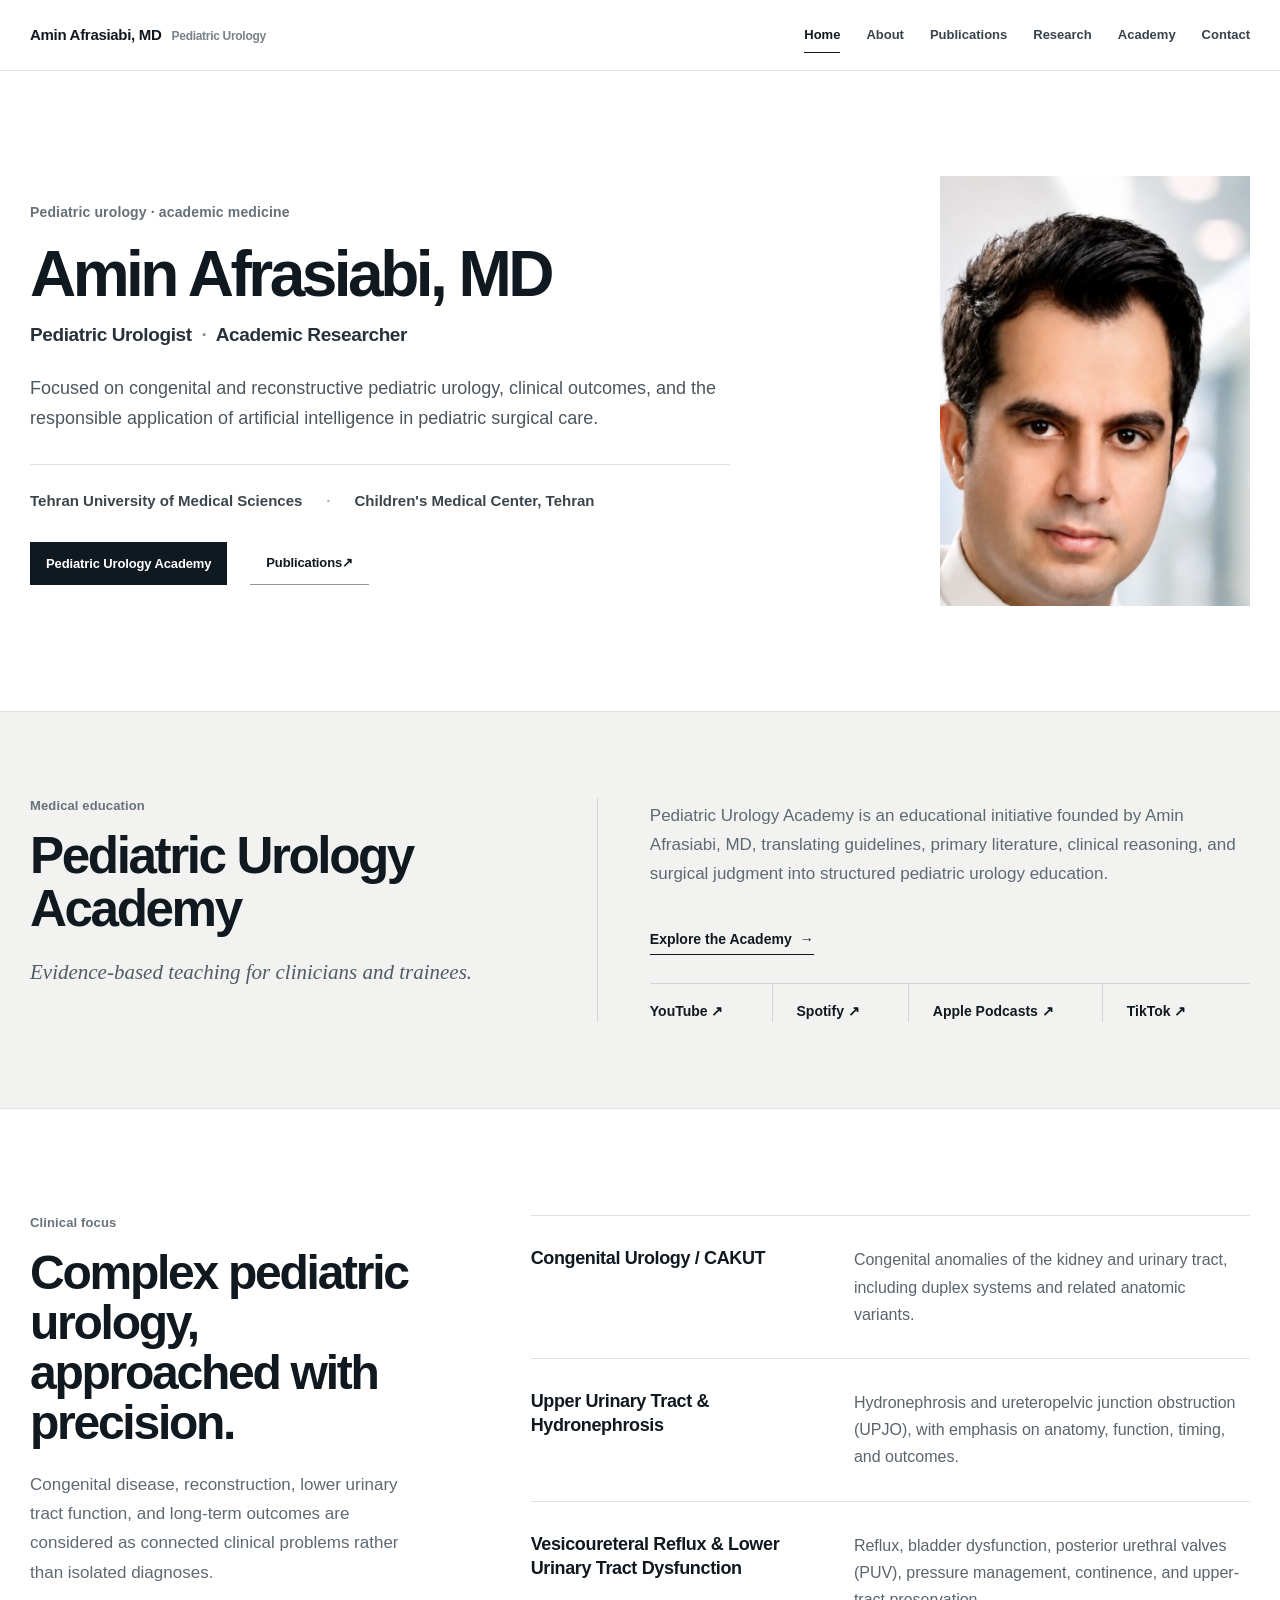
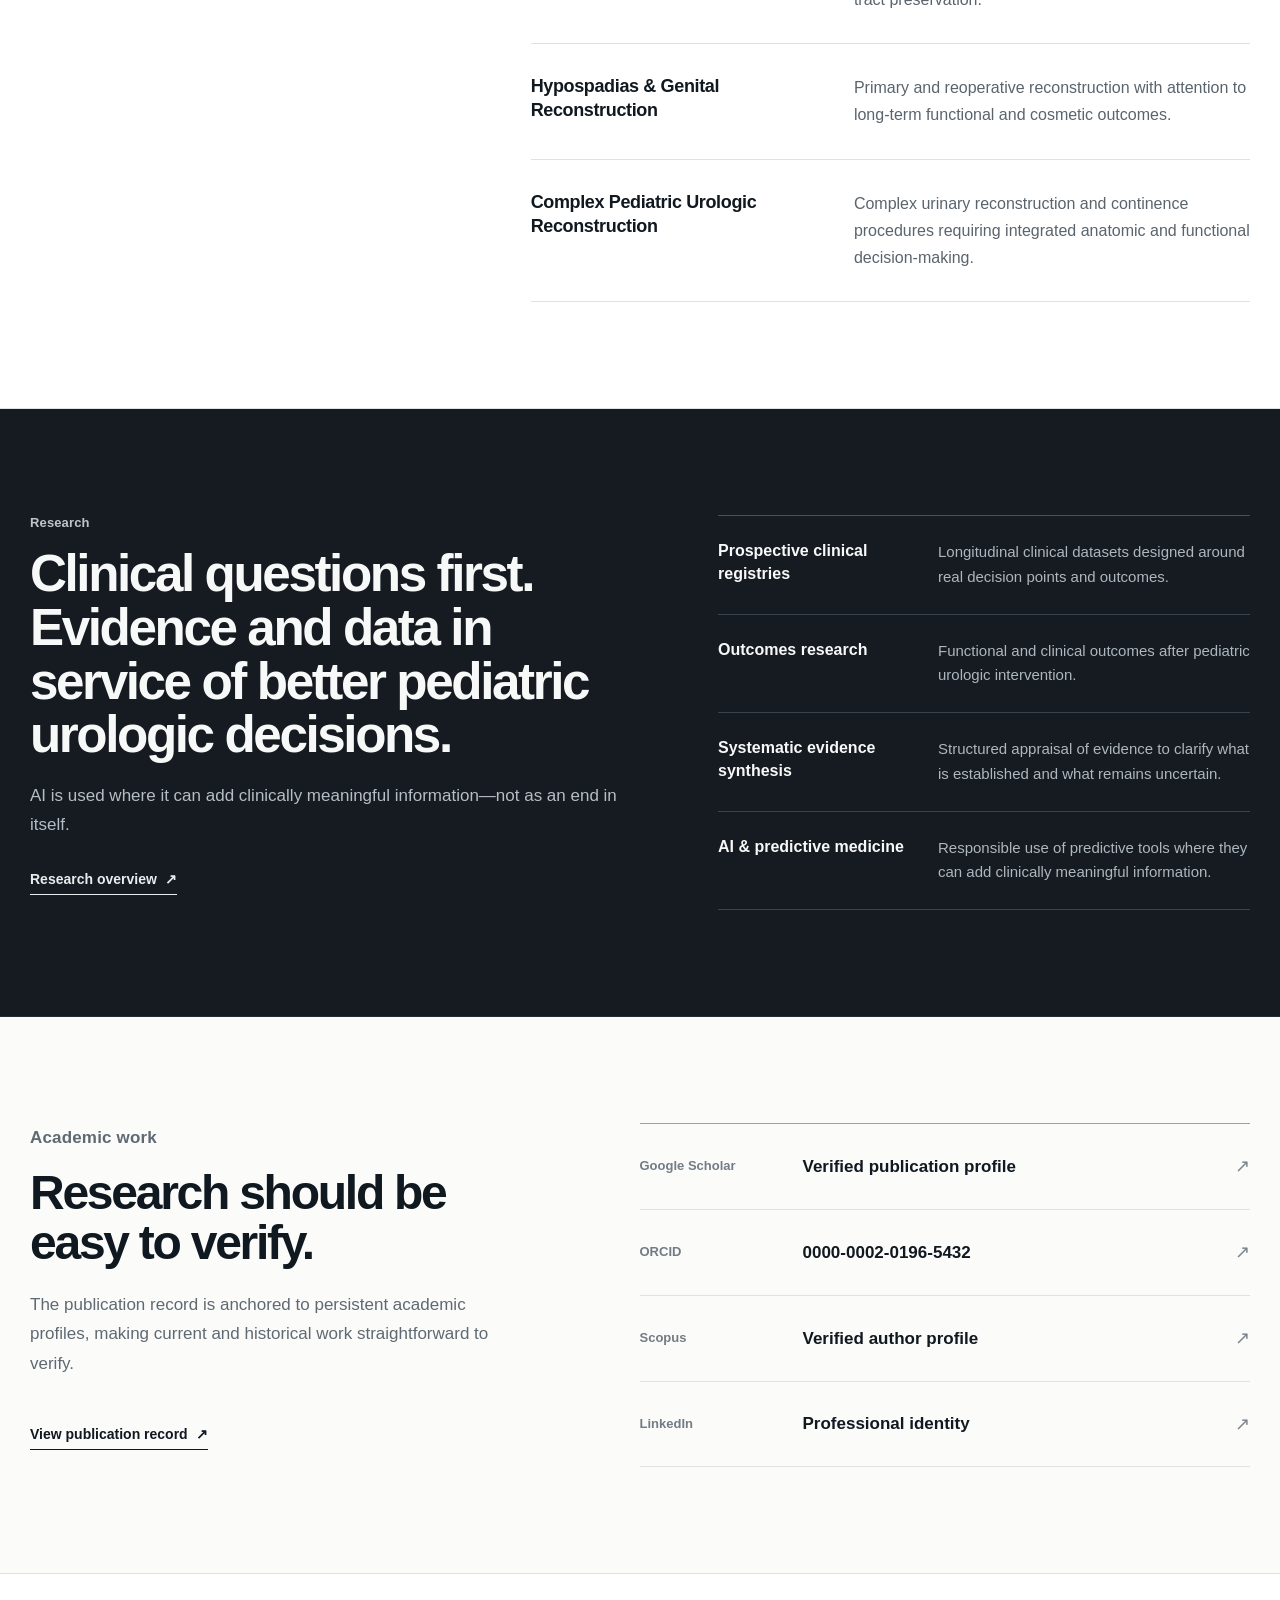
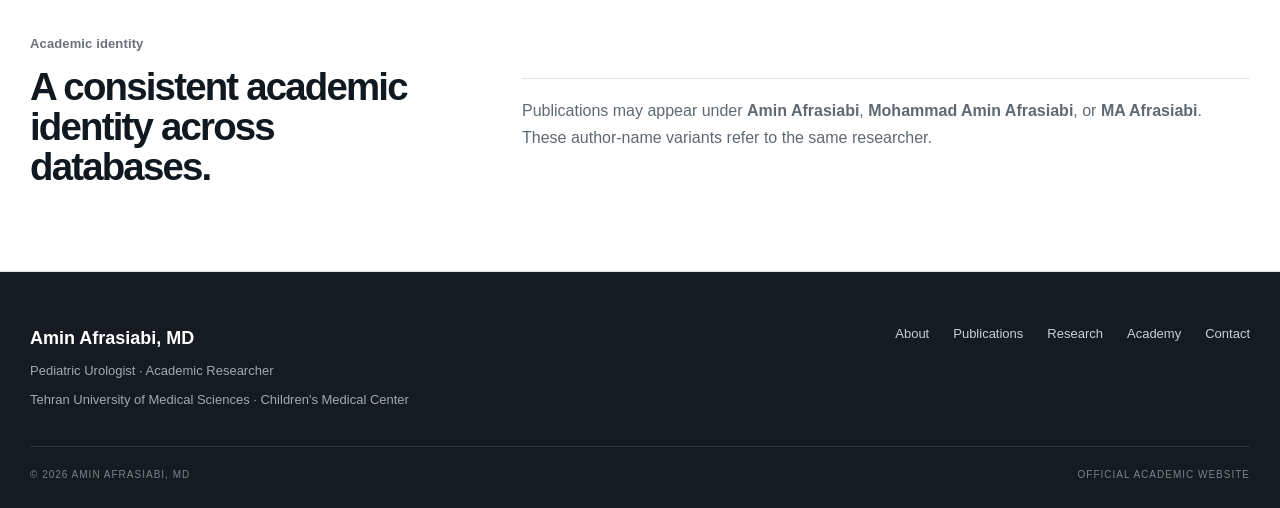
<file: index.html>
<!DOCTYPE html>

<html lang="en">
<head>
<meta charset="utf-8"/>
<meta content="width=device-width,initial-scale=1" name="viewport"/>
<title>Amin Afrasiabi, MD | Pediatric Urologist</title>
<meta content="Official website of Amin Afrasiabi, MD, pediatric urologist and academic researcher focused on congenital and reconstructive pediatric urology, outcomes research, and responsible medical AI." name="description"/>
<meta content="Amin Afrasiabi, MD" name="author"/>
<meta content="index,follow,max-image-preview:large" name="robots"/>
<link href="https://aminafrasiabi.com/" rel="canonical"/>
<link href="/favicon.svg" rel="icon" type="image/svg+xml"/>
<link href="/assets/apple-touch-icon.png" rel="apple-touch-icon"/>
<link href="/site.webmanifest" rel="manifest"/>
<meta content="#102335" name="theme-color"/>
<meta content="profile" property="og:type"/>
<meta content="Amin Afrasiabi, MD | Pediatric Urologist" property="og:title"/>
<meta content="Pediatric urologist and academic researcher focused on congenital and reconstructive pediatric urology, clinical outcomes, and responsible medical AI." property="og:description"/>
<meta content="https://aminafrasiabi.com/" property="og:url"/>
<meta content="Amin Afrasiabi, MD" property="og:site_name"/>
<meta content="https://aminafrasiabi.com/assets/amin-afrasiabi-portrait.jpg" property="og:image"/>
<meta content="summary_large_image" name="twitter:card"/>
<meta content="Amin Afrasiabi, MD | Pediatric Urologist" name="twitter:title"/>
<meta content="Pediatric urologist and academic researcher focused on congenital and reconstructive pediatric urology, clinical outcomes, and responsible medical AI." name="twitter:description"/>
<meta content="https://aminafrasiabi.com/assets/amin-afrasiabi-portrait.jpg" name="twitter:image"/>
<link href="/assets/styles.css" rel="stylesheet"/>
<script type="application/ld+json">{
  "@context": "https://schema.org",
  "@type": "ProfilePage",
  "@id": "https://aminafrasiabi.com/#profile",
  "url": "https://aminafrasiabi.com/",
  "name": "Amin Afrasiabi, MD | Pediatric Urologist",
  "mainEntity": {
    "@type": "Person",
    "@id": "https://aminafrasiabi.com/#person",
    "name": "Amin Afrasiabi",
    "alternateName": [
      "Mohammad Amin Afrasiabi",
      "MA Afrasiabi"
    ],
    "honorificSuffix": "MD",
    "jobTitle": "Pediatric Urologist",
    "description": "Pediatric urologist and academic researcher focused on congenital and reconstructive pediatric urology, clinical outcomes, and medical artificial intelligence.",
    "image": "https://aminafrasiabi.com/assets/amin-afrasiabi-portrait.jpg",
    "affiliation": [
      {
        "@type": "Organization",
        "name": "Tehran University of Medical Sciences"
      },
      {
        "@type": "Hospital",
        "name": "Children's Medical Center"
      }
    ],
    "sameAs": [
      "https://orcid.org/0000-0002-0196-5432",
      "https://scholar.google.com/citations?user=6bQ-_7kAAAAJ",
      "https://www.scopus.com/authid/detail.uri?authorId=26026772600",
      "https://www.linkedin.com/in/aminafrasiabi/",
      "https://www.youtube.com/@PediatricUrologyAcademy",
      "https://open.spotify.com/show/033DRgKQjjiGXkIGR8bWX8",
      "https://www.tiktok.com/@draminafrasiabi"
    ],
    "url": "https://aminafrasiabi.com/"
  }
}</script></head>
<body>
<a class="skip-link" href="#main">Skip to content</a>
<header class="site-header">
<div class="container nav">
<a aria-label="Amin Afrasiabi, MD — Home" class="brand" href="/">
<span>Amin Afrasiabi, MD</span>
<small>Pediatric Urology</small>
</a>
<button aria-expanded="false" aria-label="Open navigation" class="nav-toggle" type="button"><span></span><span></span></button>
<nav aria-label="Primary" class="nav-links">
<a href="/">Home</a><a href="/about/">About</a><a href="/publications/">Publications</a><a href="/research/">Research</a><a href="/academy/">Academy</a><a href="/contact/">Contact</a>
</nav>
</div>
</header>
<main id="main">
<section aria-labelledby="hero-title" class="hero">
<div class="container hero-shell">
<div class="hero-copy">
<p class="context-line">Pediatric urology · academic medicine</p>
<h1 id="hero-title">Amin Afrasiabi, MD</h1>
<p class="hero-role">Pediatric Urologist <span aria-hidden="true">·</span> Academic Researcher</p>
<p class="hero-deck">Focused on congenital and reconstructive pediatric urology, clinical outcomes, and the responsible application of artificial intelligence in pediatric surgical care.</p>
<div aria-label="Academic affiliation and clinical setting" class="hero-affiliations">
<span>Tehran University of Medical Sciences</span>
<span>Children's Medical Center, Tehran</span>
</div>
<div class="hero-actions">
<a class="button button-solid" href="/academy/">Pediatric Urology Academy</a>
<a class="button button-text" href="/publications/">Publications <span aria-hidden="true">↗</span></a>
</div>
</div>
<figure class="hero-portrait"><picture><source media="(max-width: 760px)" srcset="/assets/amin-afrasiabi-portrait-mobile.jpg"/><img alt="Amin Afrasiabi, MD" fetchpriority="high" height="1254" src="/assets/amin-afrasiabi-portrait.jpg" width="894"/></picture>
</figure>
</div>
</section><section aria-labelledby="academy-title" class="academy section academy-featured">
<div class="container academy-grid">
<div class="academy-titleblock">
<p class="section-label">Medical education</p>
<h2 id="academy-title">Pediatric Urology Academy</h2>
<p class="academy-kicker">Evidence-based teaching for clinicians and trainees.</p>
</div>
<div class="academy-body">
<p>Pediatric Urology Academy is an educational initiative founded by Amin Afrasiabi, MD, translating guidelines, primary literature, clinical reasoning, and surgical judgment into structured pediatric urology education.</p>
<a class="inline-link academy-internal-link" href="/academy/">Explore the Academy <span aria-hidden="true">→</span></a><nav aria-label="Pediatric Urology Academy channels" class="academy-links">
<a href="https://www.youtube.com/@PediatricUrologyAcademy" rel="me noopener" target="_blank">YouTube ↗</a>
<a href="https://open.spotify.com/show/033DRgKQjjiGXkIGR8bWX8" rel="me noopener" target="_blank">Spotify ↗</a><a href="https://podcasts.apple.com/us/podcast/pediatric-urology-academy/id6784232354" rel="noopener" target="_blank">Apple Podcasts ↗</a>
<a href="https://www.tiktok.com/@draminafrasiabi" rel="me noopener" target="_blank">TikTok ↗</a>
</nav>
</div>
</div>
</section>
<section aria-labelledby="clinical-title" class="clinical section">
<div class="container editorial-grid">
<header class="section-lead">
<p class="section-label">Clinical focus</p>
<h2 id="clinical-title">Complex pediatric urology, approached with precision.</h2>
<p>Congenital disease, reconstruction, lower urinary tract function, and long-term outcomes are considered as connected clinical problems rather than isolated diagnoses.</p>
</header>
<div class="discipline-list">
<article><h3>Congenital Urology / CAKUT</h3><p>Congenital anomalies of the kidney and urinary tract, including duplex systems and related anatomic variants.</p></article>
<article><h3>Upper Urinary Tract &amp; Hydronephrosis</h3><p>Hydronephrosis and ureteropelvic junction obstruction (UPJO), with emphasis on anatomy, function, timing, and outcomes.</p></article>
<article><h3>Vesicoureteral Reflux &amp; Lower Urinary Tract Dysfunction</h3><p>Reflux, bladder dysfunction, posterior urethral valves (PUV), pressure management, continence, and upper-tract preservation.</p></article>
<article><h3>Hypospadias &amp; Genital Reconstruction</h3><p>Primary and reoperative reconstruction with attention to long-term functional and cosmetic outcomes.</p></article>
<article><h3>Complex Pediatric Urologic Reconstruction</h3><p>Complex urinary reconstruction and continence procedures requiring integrated anatomic and functional decision-making.</p></article>
</div>
</div>
</section>
<section aria-labelledby="research-title" class="research section">
<div class="container research-shell">
<div class="research-head">
<p class="section-label section-label-light">Research</p>
<h2 id="research-title">Clinical questions first. Evidence and data in service of better pediatric urologic decisions.</h2>
<p class="research-intro">AI is used where it can add clinically meaningful information—not as an end in itself.</p>
<a class="inline-link light" href="/research/">Research overview <span aria-hidden="true">↗</span></a>
</div>
<div aria-label="Research themes" class="research-themes">
<div><strong>Prospective clinical registries</strong><p>Longitudinal clinical datasets designed around real decision points and outcomes.</p></div>
<div><strong>Outcomes research</strong><p>Functional and clinical outcomes after pediatric urologic intervention.</p></div>
<div><strong>Systematic evidence synthesis</strong><p>Structured appraisal of evidence to clarify what is established and what remains uncertain.</p></div>
<div><strong>AI &amp; predictive medicine</strong><p>Responsible use of predictive tools where they can add clinically meaningful information.</p></div>
</div>
</div>
</section>
<section aria-labelledby="work-title" class="academic-work section">
<div class="container work-grid">
<header class="work-lead">
<p class="section-label">Academic work</p>
<h2 id="work-title">Research should be easy to verify.</h2>
<p>The publication record is anchored to persistent academic profiles, making current and historical work straightforward to verify.</p>

<a class="inline-link" href="/publications/">View publication record <span aria-hidden="true">↗</span></a>
</header>
<div aria-label="Verified academic profiles" class="registry">
<a href="https://scholar.google.com/citations?user=6bQ-_7kAAAAJ" rel="me noopener" target="_blank"><span>Google Scholar</span><b>Verified publication profile</b><i>↗</i></a>
<a href="https://orcid.org/0000-0002-0196-5432" rel="me noopener" target="_blank"><span>ORCID</span><b>0000-0002-0196-5432</b><i>↗</i></a>
<a href="https://www.scopus.com/authid/detail.uri?authorId=26026772600" rel="me noopener" target="_blank"><span>Scopus</span><b>Verified author profile</b><i>↗</i></a>
<a href="https://www.linkedin.com/in/aminafrasiabi/" rel="me noopener" target="_blank"><span>LinkedIn</span><b>Professional identity</b><i>↗</i></a>
</div>
</div>
</section>

<section aria-labelledby="identity-title" class="identity section">
<div class="container identity-grid">
<div>
<p class="section-label">Academic identity</p>
<h2 id="identity-title">A consistent academic identity across databases.</h2>
</div>
<div class="identity-copy">
<p>Publications may appear under <strong>Amin Afrasiabi</strong>, <strong>Mohammad Amin Afrasiabi</strong>, or <strong>MA Afrasiabi</strong>. These author-name variants refer to the same researcher.</p>

</div>
</div>
</section>
</main>
<footer class="footer">
<div class="container footer-grid">
<div><strong>Amin Afrasiabi, MD</strong><p>Pediatric Urologist · Academic Researcher</p><p>Tehran University of Medical Sciences · Children's Medical Center</p></div>
<nav aria-label="Footer" class="footer-nav"><a href="/about/">About</a><a href="/publications/">Publications</a><a href="/research/">Research</a><a href="/academy/">Academy</a><a href="/contact/">Contact</a></nav>
</div>
<div class="container footer-bottom"><span>© 2026 Amin Afrasiabi, MD</span><span>Official academic website</span></div>
</footer>
<script defer="" src="/assets/script.js"></script>
</body>
</html>
</file>
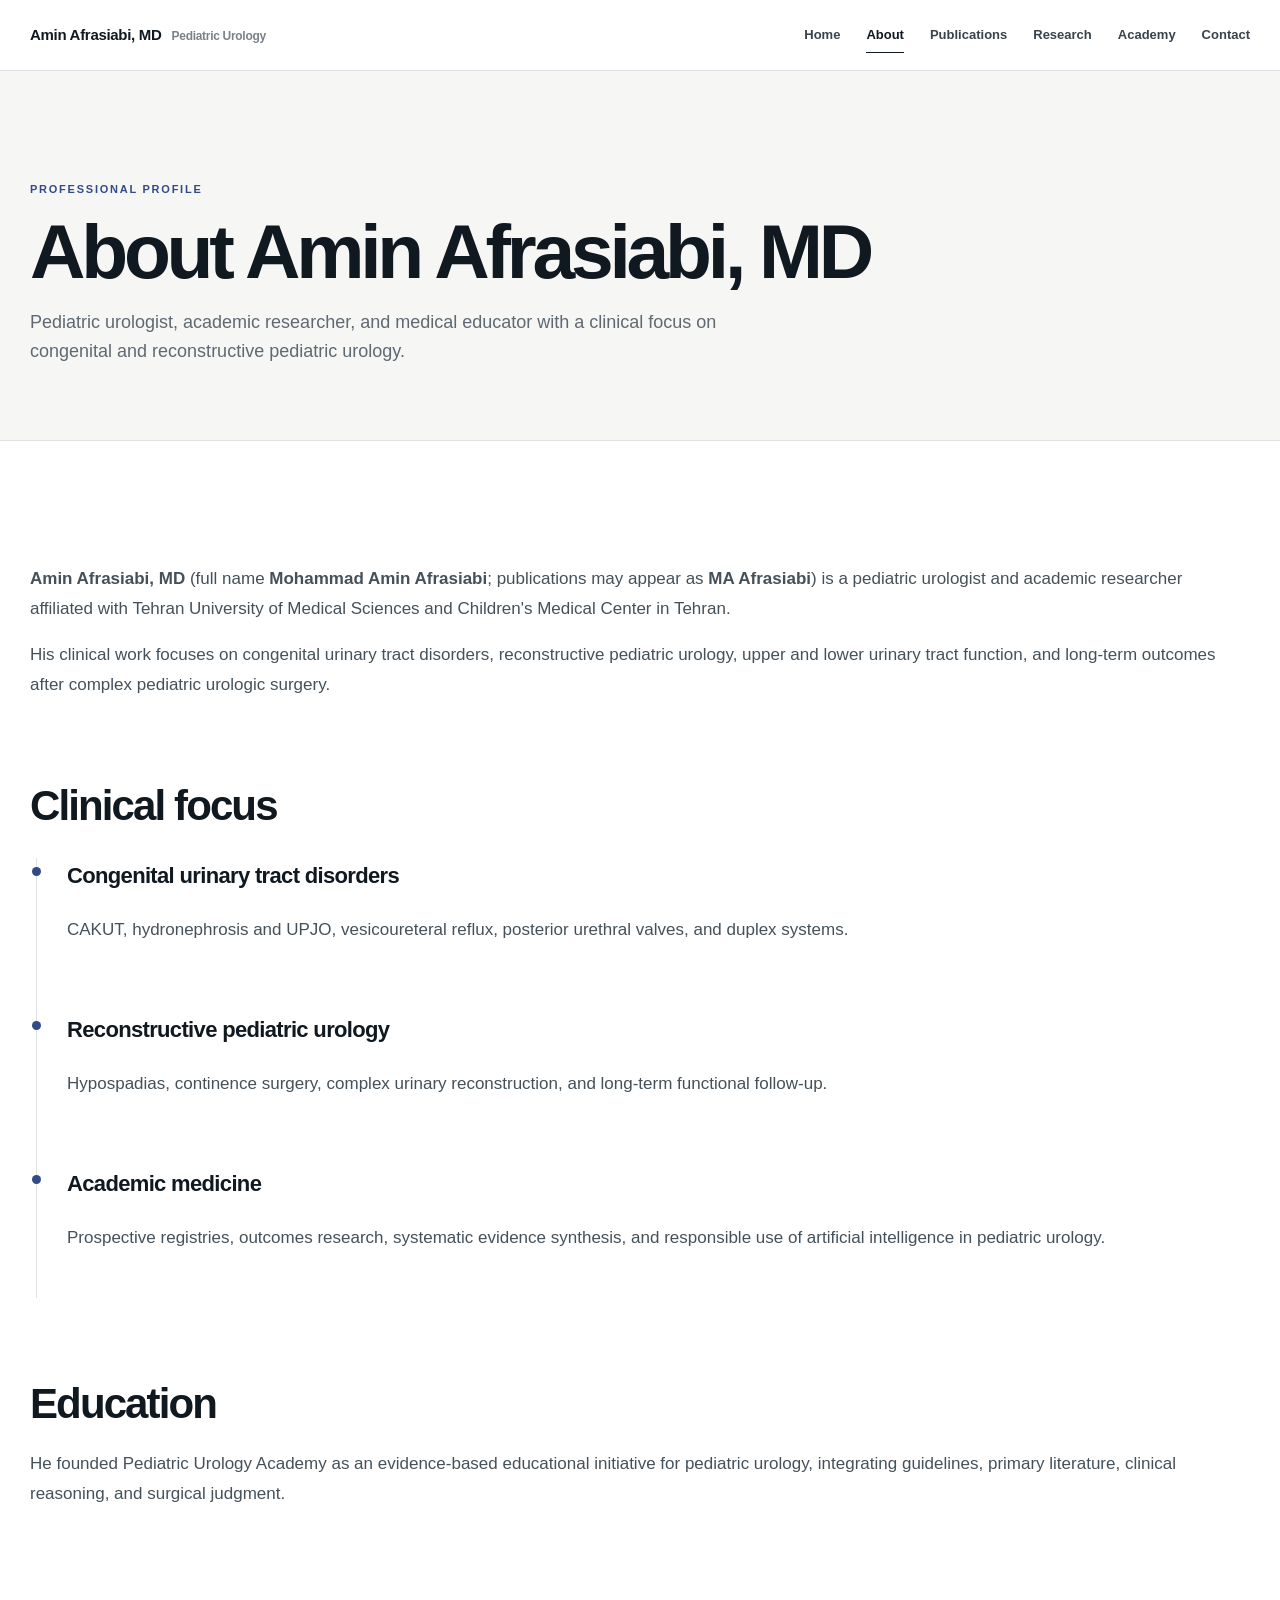
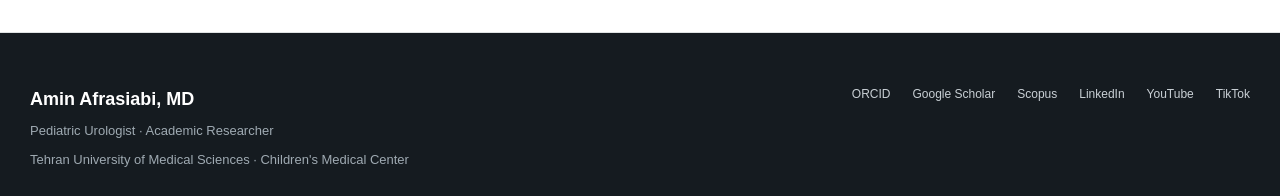
<file: about/index.html>
<!DOCTYPE html>

<html lang="en">
<head>
<meta charset="utf-8"/>
<meta content="width=device-width,initial-scale=1" name="viewport"/>
<title>About | Amin Afrasiabi, MD</title>
<meta content="Professional biography of Amin Afrasiabi, MD, pediatric urologist and academic researcher." name="description"/>
<meta content="Amin Afrasiabi, MD" name="author"/>
<meta content="index,follow,max-image-preview:large" name="robots"/>
<link href="https://aminafrasiabi.com/about/" rel="canonical"/>
<link href="/favicon.svg" rel="icon" type="image/svg+xml"/>
<link href="/assets/apple-touch-icon.png" rel="apple-touch-icon"/>
<link href="/site.webmanifest" rel="manifest"/>
<meta content="#102335" name="theme-color"/>
<meta content="profile" property="og:type"/>
<meta content="About | Amin Afrasiabi, MD" property="og:title"/>
<meta content="Professional biography of Amin Afrasiabi, MD, pediatric urologist and academic researcher." property="og:description"/>
<meta content="https://aminafrasiabi.com/about/" property="og:url"/>
<meta content="Amin Afrasiabi, MD" property="og:site_name"/>
<meta content="https://aminafrasiabi.com/assets/amin-afrasiabi-portrait.jpg" property="og:image"/>
<meta content="summary_large_image" name="twitter:card"/>
<meta content="About | Amin Afrasiabi, MD" name="twitter:title"/>
<meta content="Professional biography of Amin Afrasiabi, MD, pediatric urologist and academic researcher." name="twitter:description"/>
<meta content="https://aminafrasiabi.com/assets/amin-afrasiabi-portrait.jpg" name="twitter:image"/>
<link href="/assets/styles.css" rel="stylesheet"/>
<script type="application/ld+json">{
  "@context": "https://schema.org",
  "@type": "AboutPage",
  "@id": "https://aminafrasiabi.com/about/#page",
  "url": "https://aminafrasiabi.com/about/",
  "name": "About | Amin Afrasiabi, MD",
  "mainEntity": {
    "@type": "Person",
    "@id": "https://aminafrasiabi.com/#person",
    "name": "Amin Afrasiabi",
    "alternateName": [
      "Mohammad Amin Afrasiabi",
      "MA Afrasiabi"
    ],
    "honorificSuffix": "MD",
    "jobTitle": "Pediatric Urologist",
    "description": "Pediatric urologist and academic researcher focused on congenital and reconstructive pediatric urology, clinical outcomes, and medical artificial intelligence.",
    "image": "https://aminafrasiabi.com/assets/amin-afrasiabi-portrait.jpg",
    "affiliation": [
      {
        "@type": "Organization",
        "name": "Tehran University of Medical Sciences"
      },
      {
        "@type": "Hospital",
        "name": "Children's Medical Center"
      }
    ],
    "sameAs": [
      "https://orcid.org/0000-0002-0196-5432",
      "https://scholar.google.com/citations?user=6bQ-_7kAAAAJ",
      "https://www.scopus.com/authid/detail.uri?authorId=26026772600",
      "https://www.linkedin.com/in/aminafrasiabi/",
      "https://www.youtube.com/@PediatricUrologyAcademy",
      "https://open.spotify.com/show/033DRgKQjjiGXkIGR8bWX8",
      "https://www.tiktok.com/@draminafrasiabi"
    ],
    "url": "https://aminafrasiabi.com/"
  },
  "isPartOf": {
    "@type": "WebSite",
    "@id": "https://aminafrasiabi.com/#website",
    "url": "https://aminafrasiabi.com/",
    "name": "Amin Afrasiabi, MD"
  }
}</script></head>
<body>
<a class="skip-link" href="#main">Skip to content</a>
<header class="site-header"><div class="container nav">
<a class="brand" href="/"><span>Amin Afrasiabi, MD</span><small>Pediatric Urology</small></a>
<button aria-expanded="false" aria-label="Open navigation" class="nav-toggle" type="button"><span></span><span></span></button>
<nav aria-label="Primary" class="nav-links">
<a href="/">Home</a>
<a href="/about/">About</a>
<a href="/publications/">Publications</a>
<a href="/research/">Research</a>
<a href="/academy/">Academy</a>
<a href="/contact/">Contact</a>
</nav>
</div></header>
<main id="main">
<section class="page-hero"><div class="container">
<div class="kicker">Professional Profile</div>
<h1>About Amin Afrasiabi, MD</h1>
<p>Pediatric urologist, academic researcher, and medical educator with a clinical focus on congenital and reconstructive pediatric urology.</p>
</div></section>
<section class="section"><div class="container prose">
<p><strong>Amin Afrasiabi, MD</strong> (full name <strong>Mohammad Amin Afrasiabi</strong>; publications may appear as <strong>MA Afrasiabi</strong>) is a pediatric urologist and academic researcher affiliated with Tehran University of Medical Sciences and Children's Medical Center in Tehran.</p>
<p>His clinical work focuses on congenital urinary tract disorders, reconstructive pediatric urology, upper and lower urinary tract function, and long-term outcomes after complex pediatric urologic surgery.</p>
<h2>Clinical focus</h2>
<div class="timeline">
<div class="timeline-item"><h3>Congenital urinary tract disorders</h3><p>CAKUT, hydronephrosis and UPJO, vesicoureteral reflux, posterior urethral valves, and duplex systems.</p></div>
<div class="timeline-item"><h3>Reconstructive pediatric urology</h3><p>Hypospadias, continence surgery, complex urinary reconstruction, and long-term functional follow-up.</p></div>
<div class="timeline-item"><h3>Academic medicine</h3><p>Prospective registries, outcomes research, systematic evidence synthesis, and responsible use of artificial intelligence in pediatric urology.</p></div>
</div>
<h2>Education</h2>
<p>He founded Pediatric Urology Academy as an evidence-based educational initiative for pediatric urology, integrating guidelines, primary literature, clinical reasoning, and surgical judgment.</p>
</div></section>
</main>
<footer class="footer">
<div class="container footer-grid">
<div>
<div class="footer-title">Amin Afrasiabi, MD</div>
<p>Pediatric Urologist · Academic Researcher</p>
<p>Tehran University of Medical Sciences · Children's Medical Center</p>
</div>
<div class="footer-links">
<a href="https://orcid.org/0000-0002-0196-5432" rel="me noopener" target="_blank">ORCID</a>
<a href="https://scholar.google.com/citations?user=6bQ-_7kAAAAJ" rel="me noopener" target="_blank">Google Scholar</a>
<a href="https://www.scopus.com/authid/detail.uri?authorId=26026772600" rel="me noopener" target="_blank">Scopus</a>
<a href="https://www.linkedin.com/in/aminafrasiabi/" rel="me noopener" target="_blank">LinkedIn</a>
<a href="https://www.youtube.com/@PediatricUrologyAcademy" rel="me noopener" target="_blank">YouTube</a>
<a href="https://www.tiktok.com/@draminafrasiabi" rel="me noopener" target="_blank">TikTok</a>
</div>
</div>
</footer>
<script defer="" src="/assets/script.js"></script>
</body>
</html>
</file>
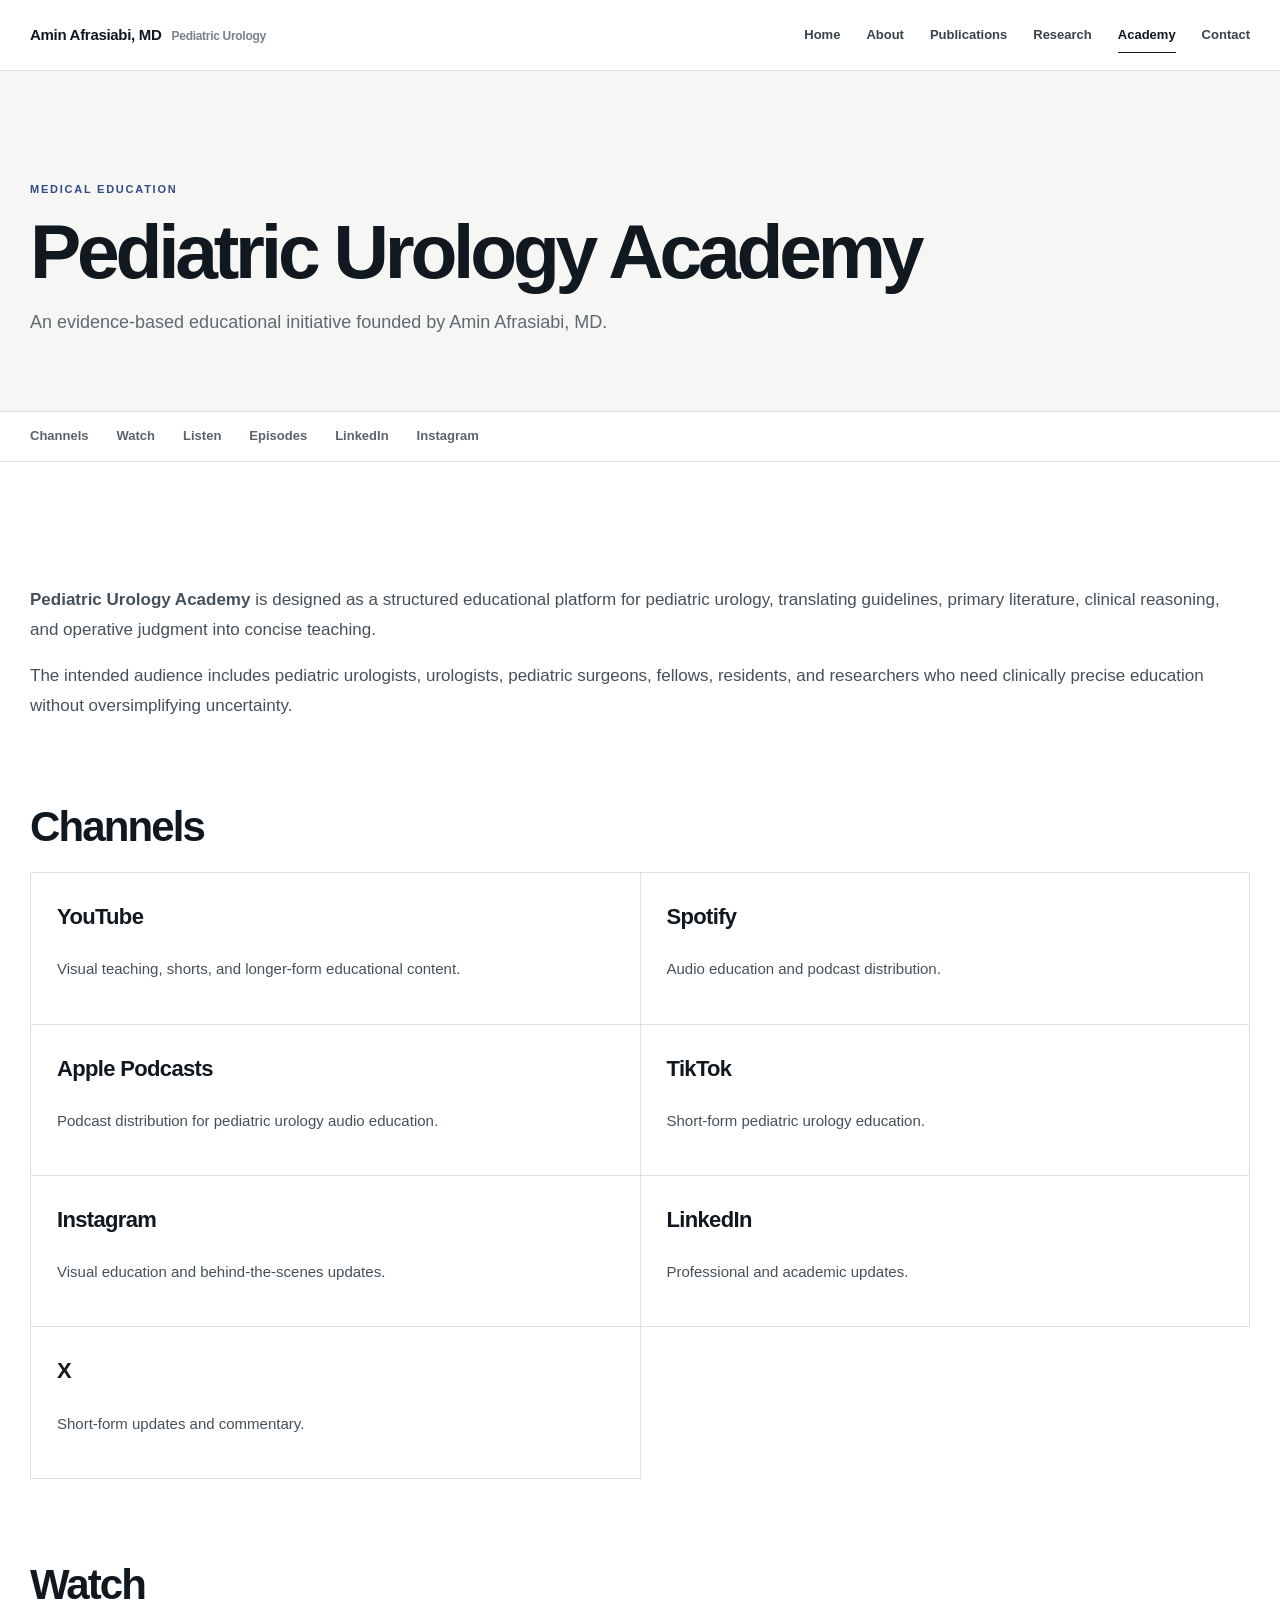
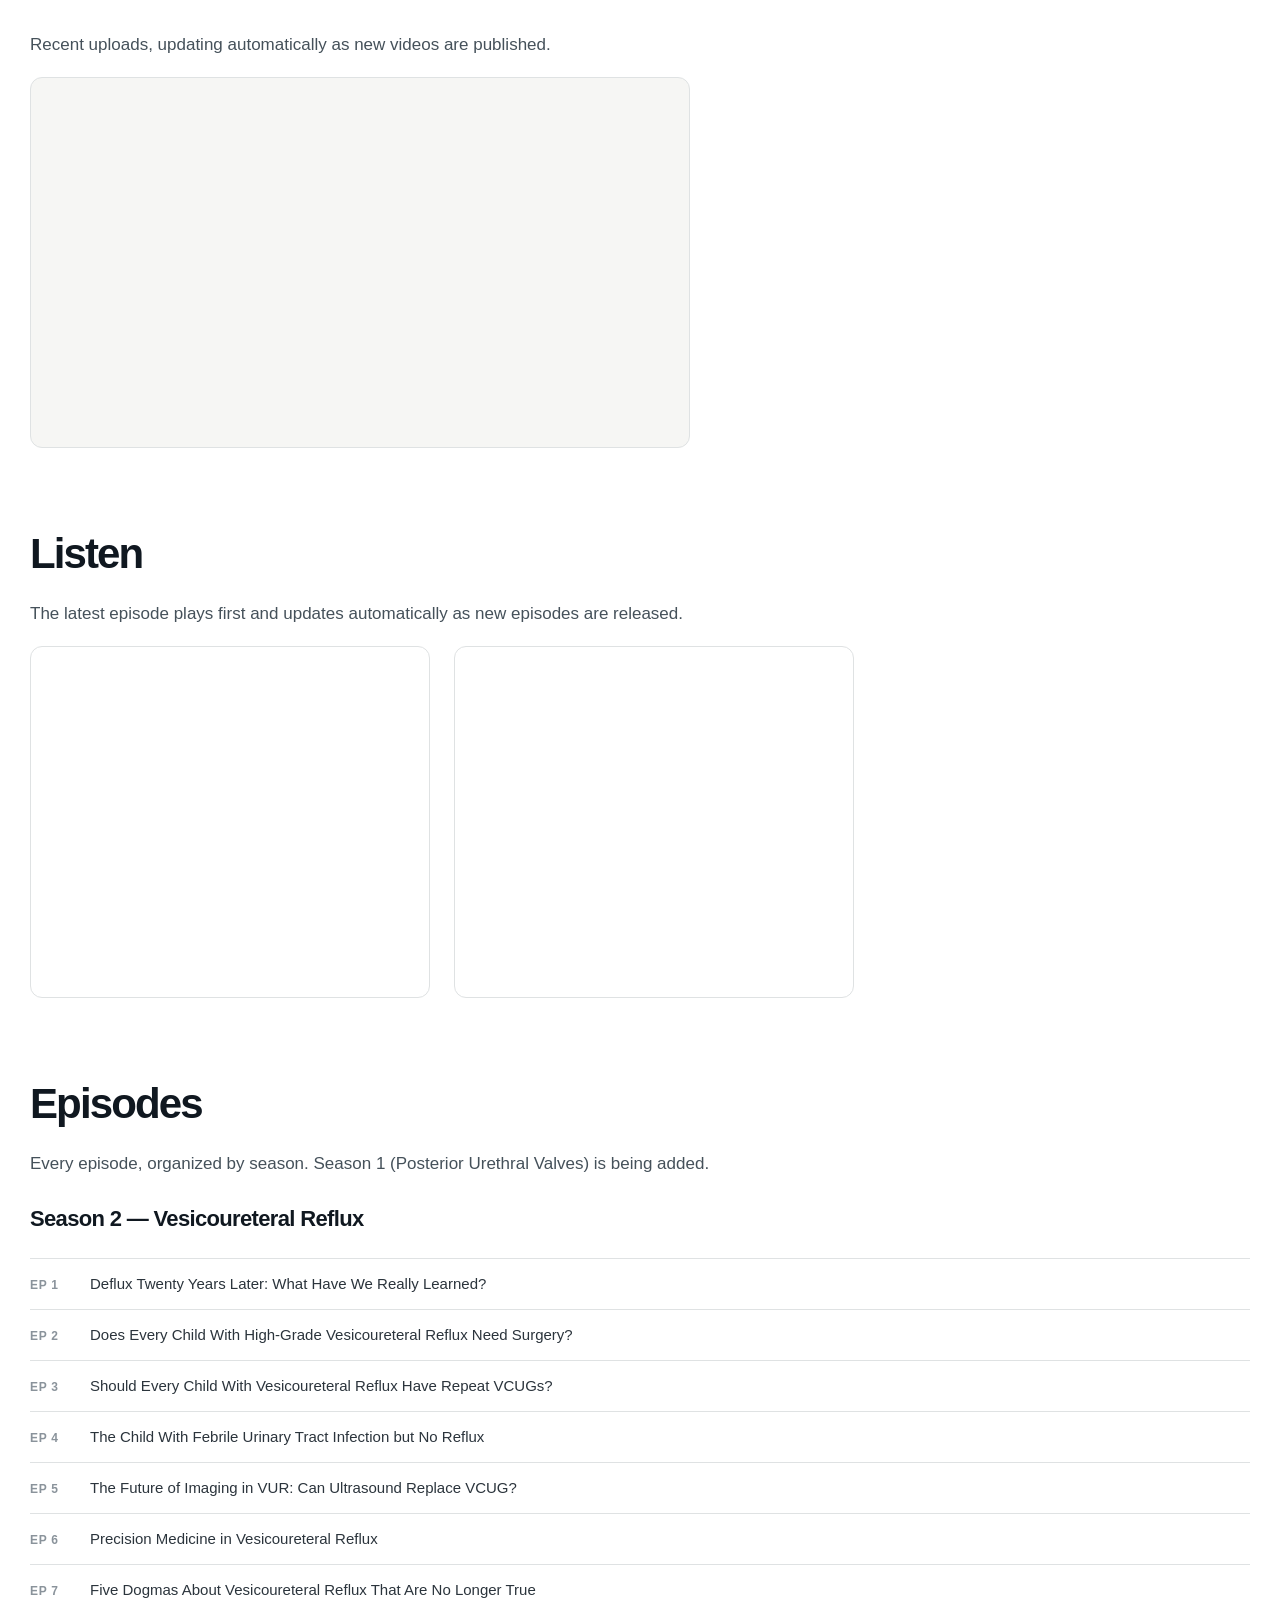
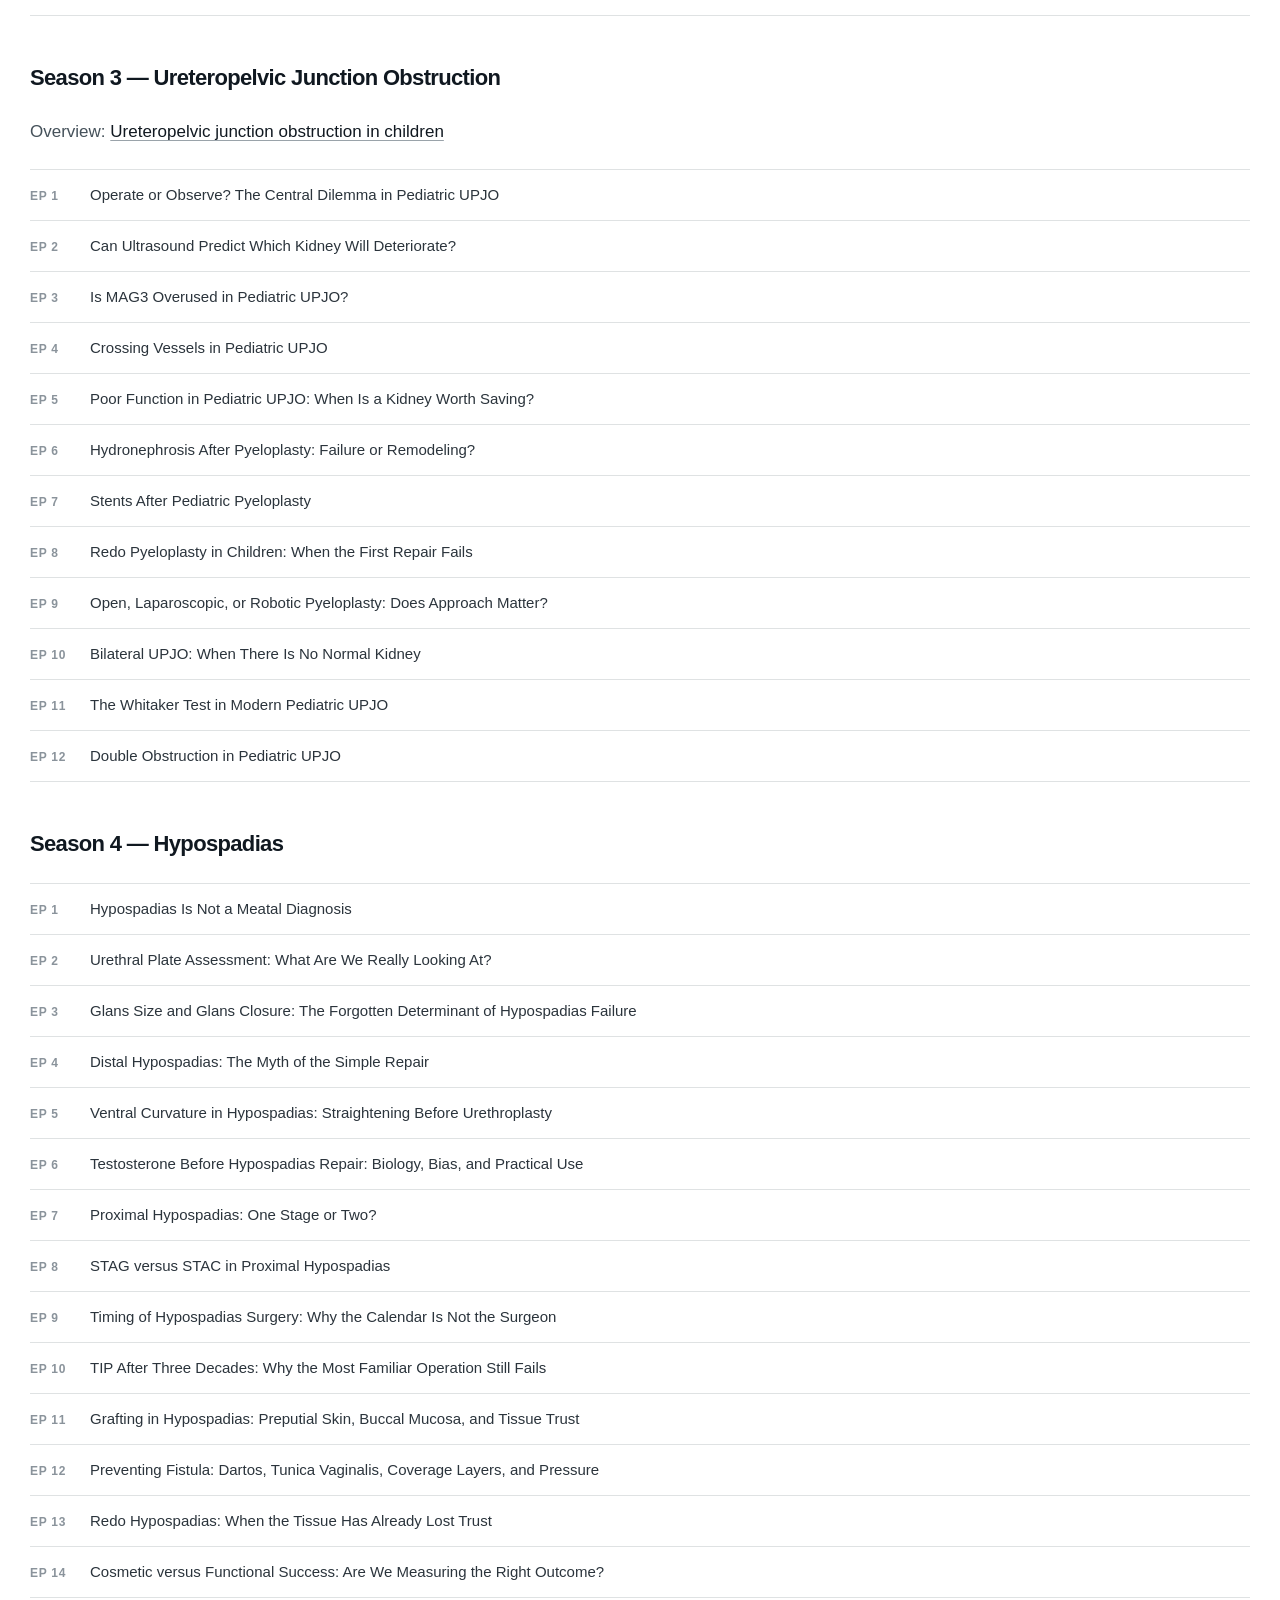
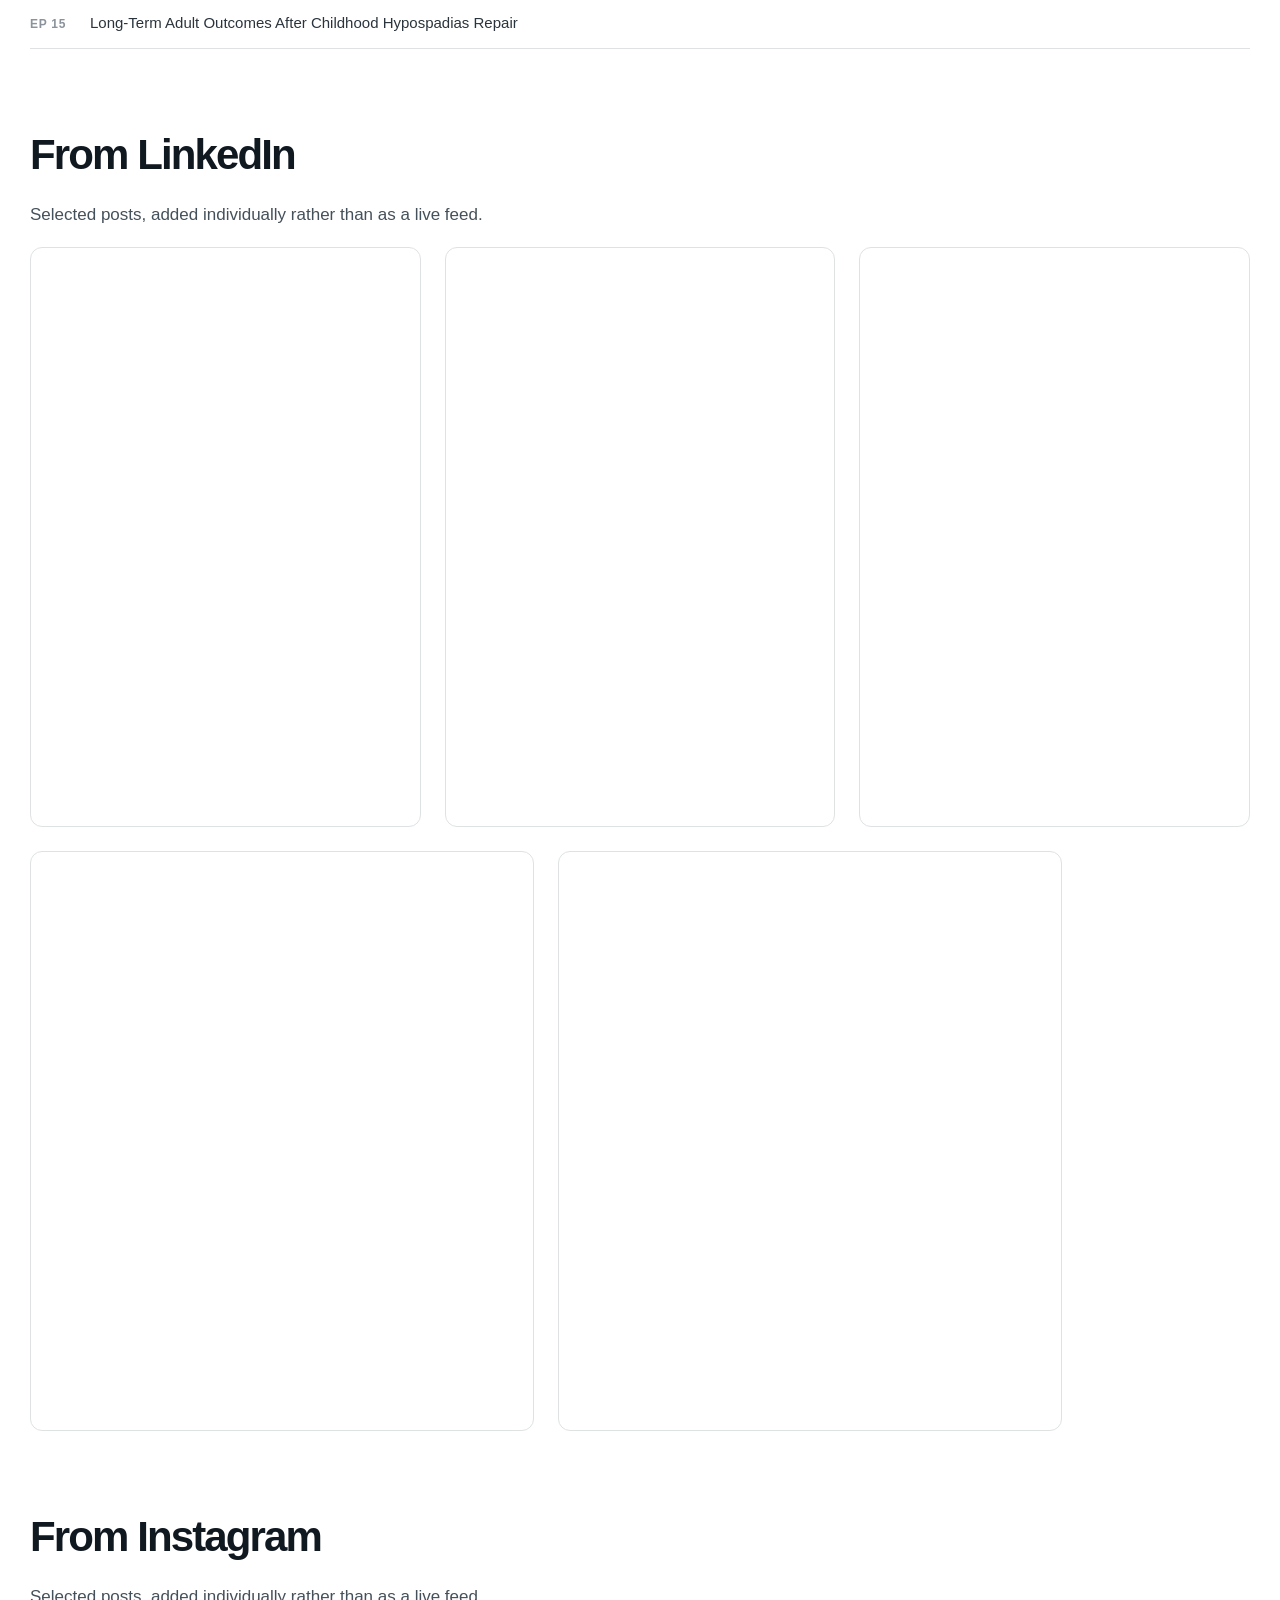
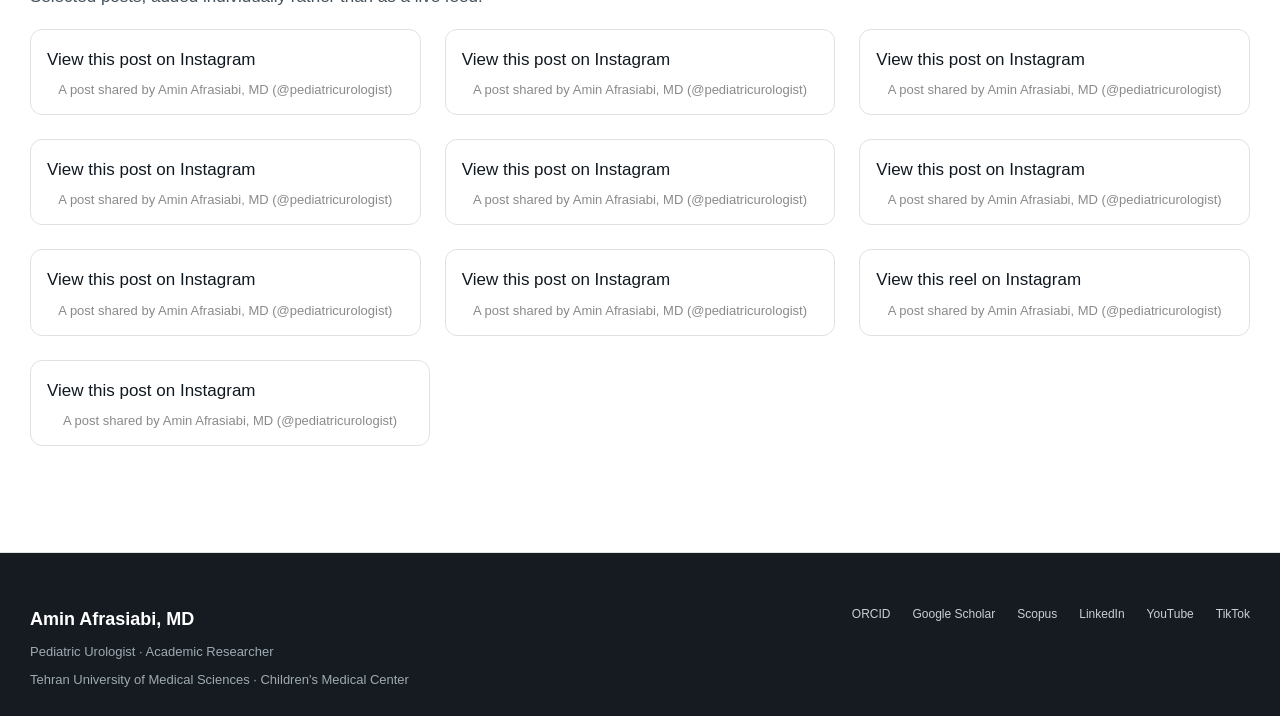
<file: academy/index.html>
<!DOCTYPE html>

<html lang="en">
<head>
<meta charset="utf-8"/>
<meta content="width=device-width,initial-scale=1" name="viewport"/>
<title>Pediatric Urology Academy | Amin Afrasiabi, MD</title>
<meta content="Pediatric Urology Academy, an evidence-based educational initiative founded by Amin Afrasiabi, MD." name="description"/>
<meta content="Amin Afrasiabi, MD" name="author"/>
<meta content="index,follow,max-image-preview:large" name="robots"/>
<link href="https://aminafrasiabi.com/academy/" rel="canonical"/>
<link href="/favicon.svg" rel="icon" type="image/svg+xml"/>
<link href="/assets/apple-touch-icon.png" rel="apple-touch-icon"/>
<link href="/site.webmanifest" rel="manifest"/>
<meta content="#102335" name="theme-color"/>
<meta content="profile" property="og:type"/>
<meta content="Pediatric Urology Academy | Amin Afrasiabi, MD" property="og:title"/>
<meta content="Pediatric Urology Academy, an evidence-based educational initiative founded by Amin Afrasiabi, MD." property="og:description"/>
<meta content="https://aminafrasiabi.com/academy/" property="og:url"/>
<meta content="Amin Afrasiabi, MD" property="og:site_name"/>
<meta content="https://aminafrasiabi.com/assets/amin-afrasiabi-portrait.jpg" property="og:image"/>
<meta content="summary_large_image" name="twitter:card"/>
<meta content="Pediatric Urology Academy | Amin Afrasiabi, MD" name="twitter:title"/>
<meta content="Pediatric Urology Academy, an evidence-based educational initiative founded by Amin Afrasiabi, MD." name="twitter:description"/>
<meta content="https://aminafrasiabi.com/assets/amin-afrasiabi-portrait.jpg" name="twitter:image"/>
<link href="/assets/styles.css" rel="stylesheet"/>
<script type="application/ld+json">{
  "@context": "https://schema.org",
  "@type": "WebPage",
  "@id": "https://aminafrasiabi.com/academy/#page",
  "url": "https://aminafrasiabi.com/academy/",
  "name": "Pediatric Urology Academy | Amin Afrasiabi, MD",
  "mainEntity": {
    "@type": "Person",
    "@id": "https://aminafrasiabi.com/#person",
    "name": "Amin Afrasiabi",
    "alternateName": [
      "Mohammad Amin Afrasiabi",
      "MA Afrasiabi"
    ],
    "honorificSuffix": "MD",
    "jobTitle": "Pediatric Urologist",
    "description": "Pediatric urologist and academic researcher focused on congenital and reconstructive pediatric urology, clinical outcomes, and medical artificial intelligence.",
    "image": "https://aminafrasiabi.com/assets/amin-afrasiabi-portrait.jpg",
    "affiliation": [
      {
        "@type": "Organization",
        "name": "Tehran University of Medical Sciences"
      },
      {
        "@type": "Hospital",
        "name": "Children's Medical Center"
      }
    ],
    "sameAs": [
      "https://orcid.org/0000-0002-0196-5432",
      "https://scholar.google.com/citations?user=6bQ-_7kAAAAJ",
      "https://www.scopus.com/authid/detail.uri?authorId=26026772600",
      "https://www.linkedin.com/in/aminafrasiabi/",
      "https://www.youtube.com/@PediatricUrologyAcademy",
      "https://open.spotify.com/show/033DRgKQjjiGXkIGR8bWX8",
      "https://www.tiktok.com/@draminafrasiabi"
    ],
    "url": "https://aminafrasiabi.com/"
  },
  "isPartOf": {
    "@type": "WebSite",
    "@id": "https://aminafrasiabi.com/#website",
    "url": "https://aminafrasiabi.com/",
    "name": "Amin Afrasiabi, MD"
  }
}</script></head>
<body>
<a class="skip-link" href="#main">Skip to content</a>
<header class="site-header"><div class="container nav">
<a class="brand" href="/"><span>Amin Afrasiabi, MD</span><small>Pediatric Urology</small></a>
<button aria-expanded="false" aria-label="Open navigation" class="nav-toggle" type="button"><span></span><span></span></button>
<nav aria-label="Primary" class="nav-links">
<a href="/">Home</a>
<a href="/about/">About</a>
<a href="/publications/">Publications</a>
<a href="/research/">Research</a>
<a href="/academy/">Academy</a>
<a href="/contact/">Contact</a>
</nav>
</div></header>
<main id="main">
<section class="page-hero"><div class="container">
<div class="kicker">Medical Education</div>
<h1>Pediatric Urology Academy</h1>
<p>An evidence-based educational initiative founded by Amin Afrasiabi, MD.</p>
</div></section>
<nav aria-label="Academy sections" class="academy-subnav"><div class="container">
<a href="#channels">Channels</a>
<a href="#watch">Watch</a>
<a href="#listen">Listen</a>
<a href="#episodes">Episodes</a>
<a href="#linkedin">LinkedIn</a>
<a href="#instagram">Instagram</a>
</div></nav>
<section class="section"><div class="container prose">
<p><strong>Pediatric Urology Academy</strong> is designed as a structured educational platform for pediatric urology, translating guidelines, primary literature, clinical reasoning, and operative judgment into concise teaching.</p>
<p>The intended audience includes pediatric urologists, urologists, pediatric surgeons, fellows, residents, and researchers who need clinically precise education without oversimplifying uncertainty.</p>
<h2 id="channels">Channels</h2>
<div class="publication-links">
<a href="https://www.youtube.com/@PediatricUrologyAcademy" rel="noopener" target="_blank"><h3>YouTube</h3><p>Visual teaching, shorts, and longer-form educational content.</p></a>
<a href="https://open.spotify.com/show/033DRgKQjjiGXkIGR8bWX8" rel="noopener" target="_blank"><h3>Spotify</h3><p>Audio education and podcast distribution.</p></a><a href="https://podcasts.apple.com/us/podcast/pediatric-urology-academy/id6784232354" rel="noopener" target="_blank"><h3>Apple Podcasts</h3><p>Podcast distribution for pediatric urology audio education.</p></a>
<a href="https://www.tiktok.com/@draminafrasiabi" rel="noopener" target="_blank"><h3>TikTok</h3><p>Short-form pediatric urology education.</p></a>
<a href="https://www.instagram.com/pediatricurologist/" rel="noopener" target="_blank"><h3>Instagram</h3><p>Visual education and behind-the-scenes updates.</p></a>
<a href="https://www.linkedin.com/in/aminafrasiabi/" rel="me noopener" target="_blank"><h3>LinkedIn</h3><p>Professional and academic updates.</p></a>
<a href="https://x.com/peduroacademy" rel="noopener" target="_blank"><h3>X</h3><p>Short-form updates and commentary.</p></a>
</div>
<h2 id="watch">Watch</h2>
<p>Recent uploads, updating automatically as new videos are published.</p>
<div style="aspect-ratio:16/9;background:var(--soft);border:1px solid var(--line);border-radius:12px;display:block;max-width:660px;overflow:hidden">
<iframe allow="accelerometer; autoplay; clipboard-write; encrypted-media; gyroscope; picture-in-picture; web-share" allowfullscreen="" height="100%" loading="lazy" src="https://www.youtube.com/embed/videoseries?list=UUzVykOVBTGNXV04i74e7Qiw" style="border:0;display:block;height:100%;width:100%" title="Pediatric Urology Academy on YouTube — latest uploads"></iframe>
</div>
<h2 id="listen">Listen</h2>
<p>The latest episode plays first and updates automatically as new episodes are released.</p>
<div style="display:flex;flex-wrap:wrap;gap:24px">
<iframe allow="autoplay; clipboard-write; encrypted-media; fullscreen; picture-in-picture" height="352" loading="lazy" src="https://open.spotify.com/embed/show/033DRgKQjjiGXkIGR8bWX8?utm_source=generator&theme=0" style="border-radius:12px;border:1px solid var(--line);flex:1 1 320px;width:100%;max-width:400px;display:block" title="Pediatric Urology Academy on Spotify"></iframe>
<iframe allow="autoplay *; encrypted-media *;" height="352" loading="lazy" sandbox="allow-forms allow-popups allow-same-origin allow-scripts allow-storage-access-by-user-activation allow-top-navigation-by-user-activation" src="https://embed.podcasts.apple.com/us/podcast/pediatric-urology-academy/id6784232354?theme=auto" style="border-radius:12px;border:1px solid var(--line);flex:1 1 320px;width:100%;max-width:400px;display:block;overflow:hidden" title="Pediatric Urology Academy on Apple Podcasts"></iframe>
</div>
<h2 id="episodes">Episodes</h2>
<p>Every episode, organized by season. Season 1 (Posterior Urethral Valves) is being added.</p>

<h3>Season 2 — Vesicoureteral Reflux</h3>
<div class="episode-list">
<a href="https://podcasts.apple.com/us/podcast/deflux-twenty-years-later-what-have-we-really-learned/id6784232354?i=1000776331912" rel="noopener" target="_blank"><span>Ep 1</span>Deflux Twenty Years Later: What Have We Really Learned?</a>
<a href="https://podcasts.apple.com/us/podcast/does-every-child-with-high-grade-vesicoureteral-reflux/id6784232354?i=1000776416258" rel="noopener" target="_blank"><span>Ep 2</span>Does Every Child With High-Grade Vesicoureteral Reflux Need Surgery?</a>
<a href="https://podcasts.apple.com/us/podcast/should-every-child-with-vesicoureteral-reflux-have/id6784232354?i=1000776523411" rel="noopener" target="_blank"><span>Ep 3</span>Should Every Child With Vesicoureteral Reflux Have Repeat VCUGs?</a>
<a href="https://podcasts.apple.com/us/podcast/the-child-with-febrile-urinary-tract-infection-but/id6784232354?i=1000776691050" rel="noopener" target="_blank"><span>Ep 4</span>The Child With Febrile Urinary Tract Infection but No Reflux</a>
<a href="https://podcasts.apple.com/us/podcast/the-future-of-imaging-in-vur-can-ultrasound-replace-vcug/id6784232354?i=1000776844558" rel="noopener" target="_blank"><span>Ep 5</span>The Future of Imaging in VUR: Can Ultrasound Replace VCUG?</a>
<a href="https://podcasts.apple.com/us/podcast/precision-medicine-in-vesicoureteral-reflux/id6784232354?i=1000776998324" rel="noopener" target="_blank"><span>Ep 6</span>Precision Medicine in Vesicoureteral Reflux</a>
<a href="https://podcasts.apple.com/us/podcast/five-dogmas-about-vesicoureteral-reflux-that-are-no/id6784232354?i=1000777150907" rel="noopener" target="_blank"><span>Ep 7</span>Five Dogmas About Vesicoureteral Reflux That Are No Longer True</a>
</div>

<h3>Season 3 — Ureteropelvic Junction Obstruction</h3>
<p class="small">Overview: <a class="text-link" href="/pediatric-urology/upjo/">Ureteropelvic junction obstruction in children</a></p>
<div class="episode-list">
<a href="https://podcasts.apple.com/us/podcast/operate-or-observe-the-central-dilemma-in-pediatric-upjo/id6784232354?i=1000777288177" rel="noopener" target="_blank"><span>Ep 1</span>Operate or Observe? The Central Dilemma in Pediatric UPJO</a>
<a href="https://podcasts.apple.com/us/podcast/can-ultrasound-predict-which-kidney-will-deteriorate/id6784232354?i=1000777381006" rel="noopener" target="_blank"><span>Ep 2</span>Can Ultrasound Predict Which Kidney Will Deteriorate?</a>
<a href="https://podcasts.apple.com/us/podcast/is-mag3-overused-in-pediatric-upjo/id6784232354?i=1000777486007" rel="noopener" target="_blank"><span>Ep 3</span>Is MAG3 Overused in Pediatric UPJO?</a>
<a href="https://podcasts.apple.com/us/podcast/crossing-vessels-in-pediatric-upjo-cause-coincidence/id6784232354?i=1000777645964" rel="noopener" target="_blank"><span>Ep 4</span>Crossing Vessels in Pediatric UPJO</a>
<a href="https://podcasts.apple.com/us/podcast/poor-function-in-pediatric-upjo-when-is-a-kidney/id6784232354?i=1000777806160" rel="noopener" target="_blank"><span>Ep 5</span>Poor Function in Pediatric UPJO: When Is a Kidney Worth Saving?</a>
<a href="https://podcasts.apple.com/us/podcast/hydronephrosis-after-pyeloplasty-failure-or-remodeling/id6784232354?i=1000777959753" rel="noopener" target="_blank"><span>Ep 6</span>Hydronephrosis After Pyeloplasty: Failure or Remodeling?</a>
<a href="https://podcasts.apple.com/us/podcast/stents-after-pediatric-pyeloplasty-protection-habit/id6784232354?i=1000778118895" rel="noopener" target="_blank"><span>Ep 7</span>Stents After Pediatric Pyeloplasty</a>
<a href="https://podcasts.apple.com/us/podcast/redo-pyeloplasty-in-children-when-the-first-repair-fails/id6784232354?i=1000778275156" rel="noopener" target="_blank"><span>Ep 8</span>Redo Pyeloplasty in Children: When the First Repair Fails</a>
<a href="https://podcasts.apple.com/us/podcast/open-laparoscopic-or-robotic-pyeloplasty-does-approach/id6784232354?i=1000778368140" rel="noopener" target="_blank"><span>Ep 9</span>Open, Laparoscopic, or Robotic Pyeloplasty: Does Approach Matter?</a>
<a href="https://podcasts.apple.com/us/podcast/bilateral-upjo-when-there-is-no-normal-kidney/id6784232354?i=1000778472802" rel="noopener" target="_blank"><span>Ep 10</span>Bilateral UPJO: When There Is No Normal Kidney</a>
<a href="https://podcasts.apple.com/us/podcast/the-whitaker-test-in-modern-pediatric-upjo-when/id6784232354?i=1000778631629" rel="noopener" target="_blank"><span>Ep 11</span>The Whitaker Test in Modern Pediatric UPJO</a>
<a href="https://podcasts.apple.com/us/podcast/double-obstruction-in-pediatric-upjo-when-one-diagnosis/id6784232354?i=1000778802198" rel="noopener" target="_blank"><span>Ep 12</span>Double Obstruction in Pediatric UPJO</a>
</div>

<h3>Season 4 — Hypospadias</h3>
<div class="episode-list">
<a href="https://podcasts.apple.com/us/podcast/hypospadias-is-not-a-meatal-diagnosis/id6784232354?i=1000778975504" rel="noopener" target="_blank"><span>Ep 1</span>Hypospadias Is Not a Meatal Diagnosis</a>
<a href="https://podcasts.apple.com/us/podcast/urethral-plate-assessment-what-are-we-really-looking-at/id6784232354?i=1000779167625" rel="noopener" target="_blank"><span>Ep 2</span>Urethral Plate Assessment: What Are We Really Looking At?</a>
<a href="https://podcasts.apple.com/us/podcast/glans-size-and-glans-closure-the-forgotten/id6784232354?i=1000779330095" rel="noopener" target="_blank"><span>Ep 3</span>Glans Size and Glans Closure: The Forgotten Determinant of Hypospadias Failure</a>
<a href="https://podcasts.apple.com/us/podcast/distal-hypospadias-the-myth-of-the-simple-repair/id6784232354?i=1000779459649" rel="noopener" target="_blank"><span>Ep 4</span>Distal Hypospadias: The Myth of the Simple Repair</a>
<a href="https://podcasts.apple.com/us/podcast/ventral-curvature-in-hypospadias-straightening-before/id6784232354?i=1000778982160" rel="noopener" target="_blank"><span>Ep 5</span>Ventral Curvature in Hypospadias: Straightening Before Urethroplasty</a>
<a href="https://podcasts.apple.com/us/podcast/testosterone-before-hypospadias-repair-biology-bias/id6784232354?i=1000779770331" rel="noopener" target="_blank"><span>Ep 6</span>Testosterone Before Hypospadias Repair: Biology, Bias, and Practical Use</a>
<a href="https://podcasts.apple.com/us/podcast/proximal-hypospadias-one-stage-or-two/id6784232354?i=1000780891083" rel="noopener" target="_blank"><span>Ep 7</span>Proximal Hypospadias: One Stage or Two?</a>
<a href="https://podcasts.apple.com/us/podcast/stag-versus-stac-in-proximal-hypospadias/id6784232354?i=1000781088133" rel="noopener" target="_blank"><span>Ep 8</span>STAG versus STAC in Proximal Hypospadias</a>
<a href="https://podcasts.apple.com/us/podcast/timing-of-hypospadias-surgery-why-the-calendar-is/id6784232354?i=1000781257475" rel="noopener" target="_blank"><span>Ep 9</span>Timing of Hypospadias Surgery: Why the Calendar Is Not the Surgeon</a>
<a href="https://podcasts.apple.com/us/podcast/tip-after-three-decades-why-the-most-familiar/id6784232354?i=1000782014115" rel="noopener" target="_blank"><span>Ep 10</span>TIP After Three Decades: Why the Most Familiar Operation Still Fails</a>
<a href="https://podcasts.apple.com/us/podcast/grafting-in-hypospadias-preputial-skin-buccal-mucosa/id6784232354?i=1000782781181" rel="noopener" target="_blank"><span>Ep 11</span>Grafting in Hypospadias: Preputial Skin, Buccal Mucosa, and Tissue Trust</a>
<a href="https://podcasts.apple.com/us/podcast/preventing-fistula-dartos-tunica-vaginalis-coverage/id6784232354?i=1000782998984" rel="noopener" target="_blank"><span>Ep 12</span>Preventing Fistula: Dartos, Tunica Vaginalis, Coverage Layers, and Pressure</a>
<a href="https://podcasts.apple.com/us/podcast/redo-hypospadias-when-the-tissue-has-already-lost-trust/id6784232354?i=1000783180895" rel="noopener" target="_blank"><span>Ep 13</span>Redo Hypospadias: When the Tissue Has Already Lost Trust</a>
<a href="https://podcasts.apple.com/us/podcast/cosmetic-versus-functional-success-are-we-measuring/id6784232354?i=1000783242352" rel="noopener" target="_blank"><span>Ep 14</span>Cosmetic versus Functional Success: Are We Measuring the Right Outcome?</a>
<a href="https://podcasts.apple.com/us/podcast/long-term-adult-outcomes-after-childhood-hypospadias/id6784232354?i=1000783399511" rel="noopener" target="_blank"><span>Ep 15</span>Long-Term Adult Outcomes After Childhood Hypospadias Repair</a>
</div>
<h2 id="linkedin">From LinkedIn</h2>
<p>Selected posts, added individually rather than as a live feed.</p>
<div style="display:flex;flex-wrap:wrap;gap:24px">
<iframe allowfullscreen="" height="580" loading="lazy" src="https://www.linkedin.com/embed/feed/update/urn:li:activity:7483903577875472385" style="border-radius:12px;border:1px solid var(--line);flex:1 1 320px;width:100%;max-width:504px;display:block" title="LinkedIn post by Amin Afrasiabi, MD — nutcracker syndrome"></iframe>
<iframe allowfullscreen="" height="580" loading="lazy" src="https://www.linkedin.com/embed/feed/update/urn:li:activity:7389934741132828672" style="border-radius:12px;border:1px solid var(--line);flex:1 1 320px;width:100%;max-width:504px;display:block" title="LinkedIn post by Amin Afrasiabi, MD — hypospadias repair"></iframe>
<iframe allowfullscreen="" height="580" loading="lazy" src="https://www.linkedin.com/embed/feed/update/urn:li:activity:7486423792123117568" style="border-radius:12px;border:1px solid var(--line);flex:1 1 320px;width:100%;max-width:504px;display:block" title="LinkedIn post by Amin Afrasiabi, MD — posterior urethral valves"></iframe>
<iframe allowfullscreen="" height="580" loading="lazy" src="https://www.linkedin.com/embed/feed/update/urn:li:activity:7479181348461678594" style="border-radius:12px;border:1px solid var(--line);flex:1 1 320px;width:100%;max-width:504px;display:block" title="LinkedIn post by Amin Afrasiabi, MD — clinical research registries"></iframe>
<iframe allowfullscreen="" height="580" loading="lazy" src="https://www.linkedin.com/embed/feed/update/urn:li:activity:7374349500599025665" style="border-radius:12px;border:1px solid var(--line);flex:1 1 320px;width:100%;max-width:504px;display:block" title="LinkedIn post by Amin Afrasiabi, MD — robotic and minimally invasive surgery"></iframe>
</div>
<h2 id="instagram">From Instagram</h2>
<p>Selected posts, added individually rather than as a live feed.</p>
<div style="display:flex;flex-wrap:wrap;gap:24px">
<blockquote class="instagram-media" data-instgrm-captioned="" data-instgrm-permalink="https://www.instagram.com/p/DaYCJOJDJ-J/?utm_source=ig_embed&amp;utm_campaign=loading" data-instgrm-version="14" style="background:#FFF;border:1px solid var(--line);border-radius:12px;box-shadow:none;margin:0;max-width:400px;min-width:326px;padding:0;width:100%;flex:1 1 320px">
<div style="padding:16px;">
<a href="https://www.instagram.com/p/DaYCJOJDJ-J/?utm_source=ig_embed&amp;utm_campaign=loading" style="background:#FFFFFF;line-height:0;padding:0;text-align:center;text-decoration:none;width:100%;" target="_blank">View this post on Instagram</a>
<p style="color:#8a8a8a;font-family:Arial,sans-serif;font-size:13px;line-height:17px;margin:8px 0 0;padding:0;text-align:center;">
<a href="https://www.instagram.com/p/DaYCJOJDJ-J/?utm_source=ig_embed&amp;utm_campaign=loading" style="color:#8a8a8a;font-family:Arial,sans-serif;font-size:13px;font-style:normal;font-weight:normal;line-height:17px;text-decoration:none;" target="_blank">A post shared by Amin Afrasiabi, MD (@pediatricurologist)</a>
</p>
</div>
</blockquote>
<blockquote class="instagram-media" data-instgrm-captioned="" data-instgrm-permalink="https://www.instagram.com/p/DbBpsmAEeGB/?utm_source=ig_embed&amp;utm_campaign=loading" data-instgrm-version="14" style="background:#FFF;border:1px solid var(--line);border-radius:12px;box-shadow:none;margin:0;max-width:400px;min-width:326px;padding:0;width:100%;flex:1 1 320px">
<div style="padding:16px;">
<a href="https://www.instagram.com/p/DbBpsmAEeGB/?utm_source=ig_embed&amp;utm_campaign=loading" style="background:#FFFFFF;line-height:0;padding:0;text-align:center;text-decoration:none;width:100%;" target="_blank">View this post on Instagram</a>
<p style="color:#8a8a8a;font-family:Arial,sans-serif;font-size:13px;line-height:17px;margin:8px 0 0;padding:0;text-align:center;">
<a href="https://www.instagram.com/p/DbBpsmAEeGB/?utm_source=ig_embed&amp;utm_campaign=loading" style="color:#8a8a8a;font-family:Arial,sans-serif;font-size:13px;font-style:normal;font-weight:normal;line-height:17px;text-decoration:none;" target="_blank">A post shared by Amin Afrasiabi, MD (@pediatricurologist)</a>
</p>
</div>
</blockquote>
<blockquote class="instagram-media" data-instgrm-captioned="" data-instgrm-permalink="https://www.instagram.com/p/DbGlG0WlO8r/?utm_source=ig_embed&amp;utm_campaign=loading" data-instgrm-version="14" style="background:#FFF;border:1px solid var(--line);border-radius:12px;box-shadow:none;margin:0;max-width:400px;min-width:326px;padding:0;width:100%;flex:1 1 320px">
<div style="padding:16px;">
<a href="https://www.instagram.com/p/DbGlG0WlO8r/?utm_source=ig_embed&amp;utm_campaign=loading" style="background:#FFFFFF;line-height:0;padding:0;text-align:center;text-decoration:none;width:100%;" target="_blank">View this post on Instagram</a>
<p style="color:#8a8a8a;font-family:Arial,sans-serif;font-size:13px;line-height:17px;margin:8px 0 0;padding:0;text-align:center;">
<a href="https://www.instagram.com/p/DbGlG0WlO8r/?utm_source=ig_embed&amp;utm_campaign=loading" style="color:#8a8a8a;font-family:Arial,sans-serif;font-size:13px;font-style:normal;font-weight:normal;line-height:17px;text-decoration:none;" target="_blank">A post shared by Amin Afrasiabi, MD (@pediatricurologist)</a>
</p>
</div>
</blockquote>
<blockquote class="instagram-media" data-instgrm-captioned="" data-instgrm-permalink="https://www.instagram.com/p/DaSjDewkR_C/?utm_source=ig_embed&amp;utm_campaign=loading" data-instgrm-version="14" style="background:#FFF;border:1px solid var(--line);border-radius:12px;box-shadow:none;margin:0;max-width:400px;min-width:326px;padding:0;width:100%;flex:1 1 320px">
<div style="padding:16px;">
<a href="https://www.instagram.com/p/DaSjDewkR_C/?utm_source=ig_embed&amp;utm_campaign=loading" style="background:#FFFFFF;line-height:0;padding:0;text-align:center;text-decoration:none;width:100%;" target="_blank">View this post on Instagram</a>
<p style="color:#8a8a8a;font-family:Arial,sans-serif;font-size:13px;line-height:17px;margin:8px 0 0;padding:0;text-align:center;">
<a href="https://www.instagram.com/p/DaSjDewkR_C/?utm_source=ig_embed&amp;utm_campaign=loading" style="color:#8a8a8a;font-family:Arial,sans-serif;font-size:13px;font-style:normal;font-weight:normal;line-height:17px;text-decoration:none;" target="_blank">A post shared by Amin Afrasiabi, MD (@pediatricurologist)</a>
</p>
</div>
</blockquote>
<blockquote class="instagram-media" data-instgrm-captioned="" data-instgrm-permalink="https://www.instagram.com/p/DbQ76AgDF0d/?utm_source=ig_embed&amp;utm_campaign=loading" data-instgrm-version="14" style="background:#FFF;border:1px solid var(--line);border-radius:12px;box-shadow:none;margin:0;max-width:400px;min-width:326px;padding:0;width:100%;flex:1 1 320px">
<div style="padding:16px;">
<a href="https://www.instagram.com/p/DbQ76AgDF0d/?utm_source=ig_embed&amp;utm_campaign=loading" style="background:#FFFFFF;line-height:0;padding:0;text-align:center;text-decoration:none;width:100%;" target="_blank">View this post on Instagram</a>
<p style="color:#8a8a8a;font-family:Arial,sans-serif;font-size:13px;line-height:17px;margin:8px 0 0;padding:0;text-align:center;">
<a href="https://www.instagram.com/p/DbQ76AgDF0d/?utm_source=ig_embed&amp;utm_campaign=loading" style="color:#8a8a8a;font-family:Arial,sans-serif;font-size:13px;font-style:normal;font-weight:normal;line-height:17px;text-decoration:none;" target="_blank">A post shared by Amin Afrasiabi, MD (@pediatricurologist)</a>
</p>
</div>
</blockquote>
<blockquote class="instagram-media" data-instgrm-captioned="" data-instgrm-permalink="https://www.instagram.com/p/DbTzbwUIERd/?utm_source=ig_embed&amp;utm_campaign=loading" data-instgrm-version="14" style="background:#FFF;border:1px solid var(--line);border-radius:12px;box-shadow:none;margin:0;max-width:400px;min-width:326px;padding:0;width:100%;flex:1 1 320px">
<div style="padding:16px;">
<a href="https://www.instagram.com/p/DbTzbwUIERd/?utm_source=ig_embed&amp;utm_campaign=loading" style="background:#FFFFFF;line-height:0;padding:0;text-align:center;text-decoration:none;width:100%;" target="_blank">View this post on Instagram</a>
<p style="color:#8a8a8a;font-family:Arial,sans-serif;font-size:13px;line-height:17px;margin:8px 0 0;padding:0;text-align:center;">
<a href="https://www.instagram.com/p/DbTzbwUIERd/?utm_source=ig_embed&amp;utm_campaign=loading" style="color:#8a8a8a;font-family:Arial,sans-serif;font-size:13px;font-style:normal;font-weight:normal;line-height:17px;text-decoration:none;" target="_blank">A post shared by Amin Afrasiabi, MD (@pediatricurologist)</a>
</p>
</div>
</blockquote>
<blockquote class="instagram-media" data-instgrm-captioned="" data-instgrm-permalink="https://www.instagram.com/p/DbWGCAOIKXB/?utm_source=ig_embed&amp;utm_campaign=loading" data-instgrm-version="14" style="background:#FFF;border:1px solid var(--line);border-radius:12px;box-shadow:none;margin:0;max-width:400px;min-width:326px;padding:0;width:100%;flex:1 1 320px">
<div style="padding:16px;">
<a href="https://www.instagram.com/p/DbWGCAOIKXB/?utm_source=ig_embed&amp;utm_campaign=loading" style="background:#FFFFFF;line-height:0;padding:0;text-align:center;text-decoration:none;width:100%;" target="_blank">View this post on Instagram</a>
<p style="color:#8a8a8a;font-family:Arial,sans-serif;font-size:13px;line-height:17px;margin:8px 0 0;padding:0;text-align:center;">
<a href="https://www.instagram.com/p/DbWGCAOIKXB/?utm_source=ig_embed&amp;utm_campaign=loading" style="color:#8a8a8a;font-family:Arial,sans-serif;font-size:13px;font-style:normal;font-weight:normal;line-height:17px;text-decoration:none;" target="_blank">A post shared by Amin Afrasiabi, MD (@pediatricurologist)</a>
</p>
</div>
</blockquote>
<blockquote class="instagram-media" data-instgrm-captioned="" data-instgrm-permalink="https://www.instagram.com/p/DbaTXyxoINY/?utm_source=ig_embed&amp;utm_campaign=loading" data-instgrm-version="14" style="background:#FFF;border:1px solid var(--line);border-radius:12px;box-shadow:none;margin:0;max-width:400px;min-width:326px;padding:0;width:100%;flex:1 1 320px">
<div style="padding:16px;">
<a href="https://www.instagram.com/p/DbaTXyxoINY/?utm_source=ig_embed&amp;utm_campaign=loading" style="background:#FFFFFF;line-height:0;padding:0;text-align:center;text-decoration:none;width:100%;" target="_blank">View this post on Instagram</a>
<p style="color:#8a8a8a;font-family:Arial,sans-serif;font-size:13px;line-height:17px;margin:8px 0 0;padding:0;text-align:center;">
<a href="https://www.instagram.com/p/DbaTXyxoINY/?utm_source=ig_embed&amp;utm_campaign=loading" style="color:#8a8a8a;font-family:Arial,sans-serif;font-size:13px;font-style:normal;font-weight:normal;line-height:17px;text-decoration:none;" target="_blank">A post shared by Amin Afrasiabi, MD (@pediatricurologist)</a>
</p>
</div>
</blockquote>
<blockquote class="instagram-media" data-instgrm-captioned="" data-instgrm-permalink="https://www.instagram.com/reel/DbrHk-0sB_v/?utm_source=ig_embed&amp;utm_campaign=loading" data-instgrm-version="14" style="background:#FFF;border:1px solid var(--line);border-radius:12px;box-shadow:none;margin:0;max-width:400px;min-width:326px;padding:0;width:100%;flex:1 1 320px">
<div style="padding:16px;">
<a href="https://www.instagram.com/reel/DbrHk-0sB_v/?utm_source=ig_embed&amp;utm_campaign=loading" style="background:#FFFFFF;line-height:0;padding:0;text-align:center;text-decoration:none;width:100%;" target="_blank">View this reel on Instagram</a>
<p style="color:#8a8a8a;font-family:Arial,sans-serif;font-size:13px;line-height:17px;margin:8px 0 0;padding:0;text-align:center;">
<a href="https://www.instagram.com/reel/DbrHk-0sB_v/?utm_source=ig_embed&amp;utm_campaign=loading" style="color:#8a8a8a;font-family:Arial,sans-serif;font-size:13px;font-style:normal;font-weight:normal;line-height:17px;text-decoration:none;" target="_blank">A post shared by Amin Afrasiabi, MD (@pediatricurologist)</a>
</p>
</div>
</blockquote>
<blockquote class="instagram-media" data-instgrm-captioned="" data-instgrm-permalink="https://www.instagram.com/p/DbvKo95jIlC/?utm_source=ig_embed&amp;utm_campaign=loading" data-instgrm-version="14" style="background:#FFF;border:1px solid var(--line);border-radius:12px;box-shadow:none;margin:0;max-width:400px;min-width:326px;padding:0;width:100%;flex:1 1 320px">
<div style="padding:16px;">
<a href="https://www.instagram.com/p/DbvKo95jIlC/?utm_source=ig_embed&amp;utm_campaign=loading" style="background:#FFFFFF;line-height:0;padding:0;text-align:center;text-decoration:none;width:100%;" target="_blank">View this post on Instagram</a>
<p style="color:#8a8a8a;font-family:Arial,sans-serif;font-size:13px;line-height:17px;margin:8px 0 0;padding:0;text-align:center;">
<a href="https://www.instagram.com/p/DbvKo95jIlC/?utm_source=ig_embed&amp;utm_campaign=loading" style="color:#8a8a8a;font-family:Arial,sans-serif;font-size:13px;font-style:normal;font-weight:normal;line-height:17px;text-decoration:none;" target="_blank">A post shared by Amin Afrasiabi, MD (@pediatricurologist)</a>
</p>
</div>
</blockquote>
</div>
<script async="" src="https://www.instagram.com/embed.js"></script>
</div></section>
</main>
<footer class="footer">
<div class="container footer-grid">
<div>
<div class="footer-title">Amin Afrasiabi, MD</div>
<p>Pediatric Urologist · Academic Researcher</p>
<p>Tehran University of Medical Sciences · Children's Medical Center</p>
</div>
<div class="footer-links">
<a href="https://orcid.org/0000-0002-0196-5432" rel="me noopener" target="_blank">ORCID</a>
<a href="https://scholar.google.com/citations?user=6bQ-_7kAAAAJ" rel="me noopener" target="_blank">Google Scholar</a>
<a href="https://www.scopus.com/authid/detail.uri?authorId=26026772600" rel="me noopener" target="_blank">Scopus</a>
<a href="https://www.linkedin.com/in/aminafrasiabi/" rel="me noopener" target="_blank">LinkedIn</a>
<a href="https://www.youtube.com/@PediatricUrologyAcademy" rel="me noopener" target="_blank">YouTube</a>
<a href="https://www.tiktok.com/@draminafrasiabi" rel="me noopener" target="_blank">TikTok</a>
</div>
</div>
</footer>
<script defer="" src="/assets/script.js"></script>
</body>
</html>
</file>
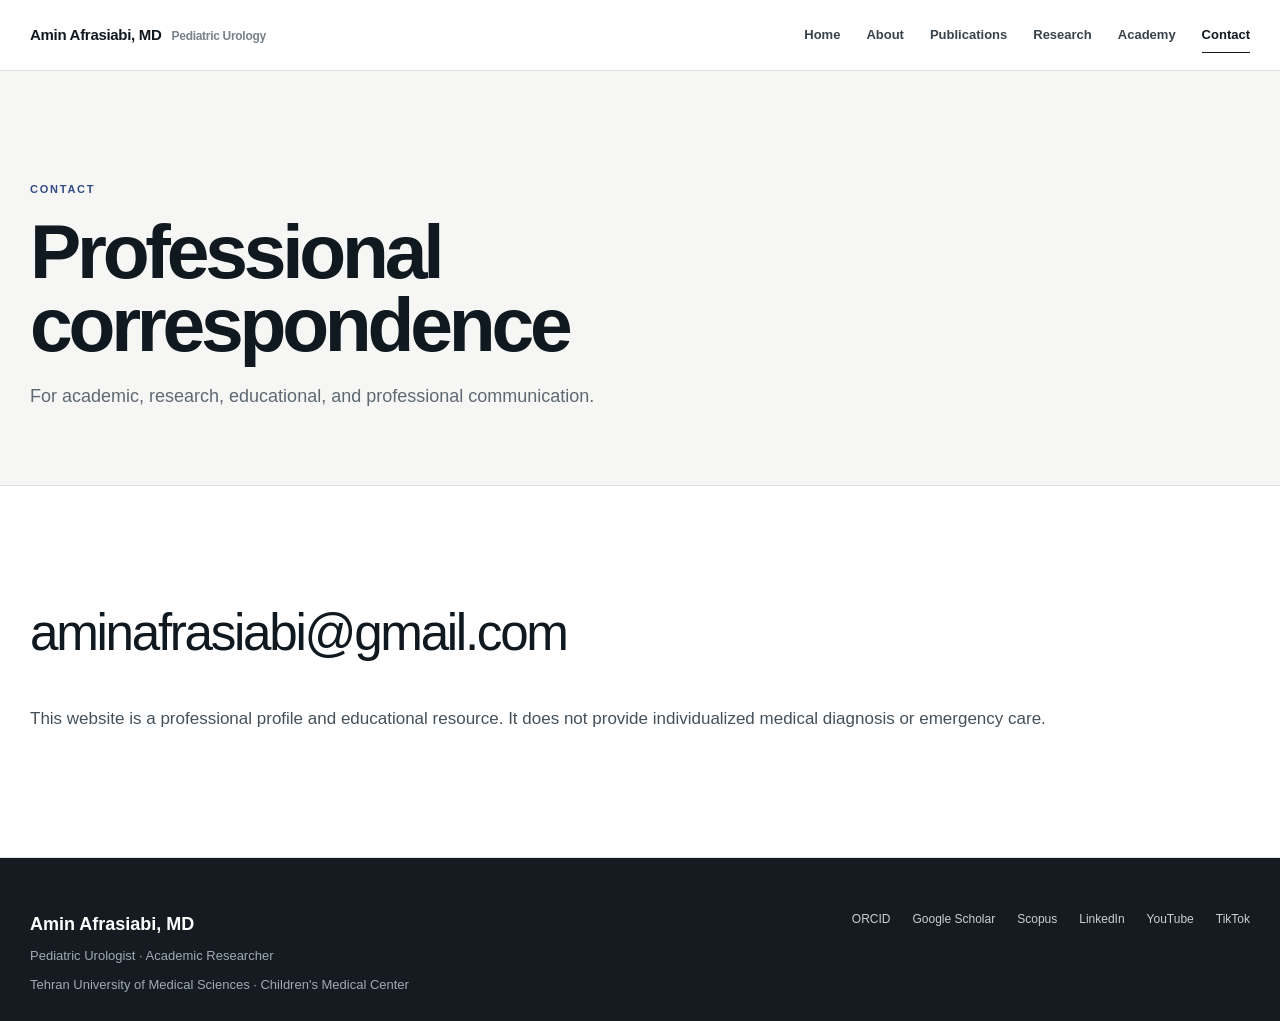
<file: contact/index.html>
<!DOCTYPE html>

<html lang="en">
<head>
<meta charset="utf-8"/>
<meta content="width=device-width,initial-scale=1" name="viewport"/>
<title>Contact | Amin Afrasiabi, MD</title>
<meta content="Professional contact information for Amin Afrasiabi, MD." name="description"/>
<meta content="Amin Afrasiabi, MD" name="author"/>
<meta content="index,follow,max-image-preview:large" name="robots"/>
<link href="https://aminafrasiabi.com/contact/" rel="canonical"/>
<link href="/favicon.svg" rel="icon" type="image/svg+xml"/>
<link href="/assets/apple-touch-icon.png" rel="apple-touch-icon"/>
<link href="/site.webmanifest" rel="manifest"/>
<meta content="#102335" name="theme-color"/>
<meta content="profile" property="og:type"/>
<meta content="Contact | Amin Afrasiabi, MD" property="og:title"/>
<meta content="Professional contact information for Amin Afrasiabi, MD." property="og:description"/>
<meta content="https://aminafrasiabi.com/contact/" property="og:url"/>
<meta content="Amin Afrasiabi, MD" property="og:site_name"/>
<meta content="https://aminafrasiabi.com/assets/amin-afrasiabi-portrait.jpg" property="og:image"/>
<meta content="summary_large_image" name="twitter:card"/>
<meta content="Contact | Amin Afrasiabi, MD" name="twitter:title"/>
<meta content="Professional contact information for Amin Afrasiabi, MD." name="twitter:description"/>
<meta content="https://aminafrasiabi.com/assets/amin-afrasiabi-portrait.jpg" name="twitter:image"/>
<link href="/assets/styles.css" rel="stylesheet"/>
<script type="application/ld+json">{
  "@context": "https://schema.org",
  "@type": "ContactPage",
  "@id": "https://aminafrasiabi.com/contact/#page",
  "url": "https://aminafrasiabi.com/contact/",
  "name": "Contact | Amin Afrasiabi, MD",
  "mainEntity": {
    "@type": "Person",
    "@id": "https://aminafrasiabi.com/#person",
    "name": "Amin Afrasiabi",
    "alternateName": [
      "Mohammad Amin Afrasiabi",
      "MA Afrasiabi"
    ],
    "honorificSuffix": "MD",
    "jobTitle": "Pediatric Urologist",
    "description": "Pediatric urologist and academic researcher focused on congenital and reconstructive pediatric urology, clinical outcomes, and medical artificial intelligence.",
    "image": "https://aminafrasiabi.com/assets/amin-afrasiabi-portrait.jpg",
    "affiliation": [
      {
        "@type": "Organization",
        "name": "Tehran University of Medical Sciences"
      },
      {
        "@type": "Hospital",
        "name": "Children's Medical Center"
      }
    ],
    "sameAs": [
      "https://orcid.org/0000-0002-0196-5432",
      "https://scholar.google.com/citations?user=6bQ-_7kAAAAJ",
      "https://www.scopus.com/authid/detail.uri?authorId=26026772600",
      "https://www.linkedin.com/in/aminafrasiabi/",
      "https://www.youtube.com/@PediatricUrologyAcademy",
      "https://open.spotify.com/show/033DRgKQjjiGXkIGR8bWX8",
      "https://www.tiktok.com/@draminafrasiabi"
    ],
    "url": "https://aminafrasiabi.com/"
  },
  "isPartOf": {
    "@type": "WebSite",
    "@id": "https://aminafrasiabi.com/#website",
    "url": "https://aminafrasiabi.com/",
    "name": "Amin Afrasiabi, MD"
  }
}</script></head>
<body>
<a class="skip-link" href="#main">Skip to content</a>
<header class="site-header"><div class="container nav">
<a class="brand" href="/"><span>Amin Afrasiabi, MD</span><small>Pediatric Urology</small></a>
<button aria-expanded="false" aria-label="Open navigation" class="nav-toggle" type="button"><span></span><span></span></button>
<nav aria-label="Primary" class="nav-links">
<a href="/">Home</a>
<a href="/about/">About</a>
<a href="/publications/">Publications</a>
<a href="/research/">Research</a>
<a href="/academy/">Academy</a>
<a href="/contact/">Contact</a>
</nav>
</div></header>
<main id="main">
<section class="page-hero"><div class="container">
<div class="kicker">Contact</div>
<h1>Professional correspondence</h1>
<p>For academic, research, educational, and professional communication.</p>
</div></section>
<section class="section"><div class="container prose">
<div class="contact-block"><a href="mailto:aminafrasiabi@gmail.com">aminafrasiabi@gmail.com</a></div>
<p class="small" style="margin-top:30px">This website is a professional profile and educational resource. It does not provide individualized medical diagnosis or emergency care.</p>
</div></section>
</main>
<footer class="footer">
<div class="container footer-grid">
<div>
<div class="footer-title">Amin Afrasiabi, MD</div>
<p>Pediatric Urologist · Academic Researcher</p>
<p>Tehran University of Medical Sciences · Children's Medical Center</p>
</div>
<div class="footer-links">
<a href="https://orcid.org/0000-0002-0196-5432" rel="me noopener" target="_blank">ORCID</a>
<a href="https://scholar.google.com/citations?user=6bQ-_7kAAAAJ" rel="me noopener" target="_blank">Google Scholar</a>
<a href="https://www.scopus.com/authid/detail.uri?authorId=26026772600" rel="me noopener" target="_blank">Scopus</a>
<a href="https://www.linkedin.com/in/aminafrasiabi/" rel="me noopener" target="_blank">LinkedIn</a>
<a href="https://www.youtube.com/@PediatricUrologyAcademy" rel="me noopener" target="_blank">YouTube</a>
<a href="https://www.tiktok.com/@draminafrasiabi" rel="me noopener" target="_blank">TikTok</a>
</div>
</div>
</footer>
<script defer="" src="/assets/script.js"></script>
</body>
</html>
</file>
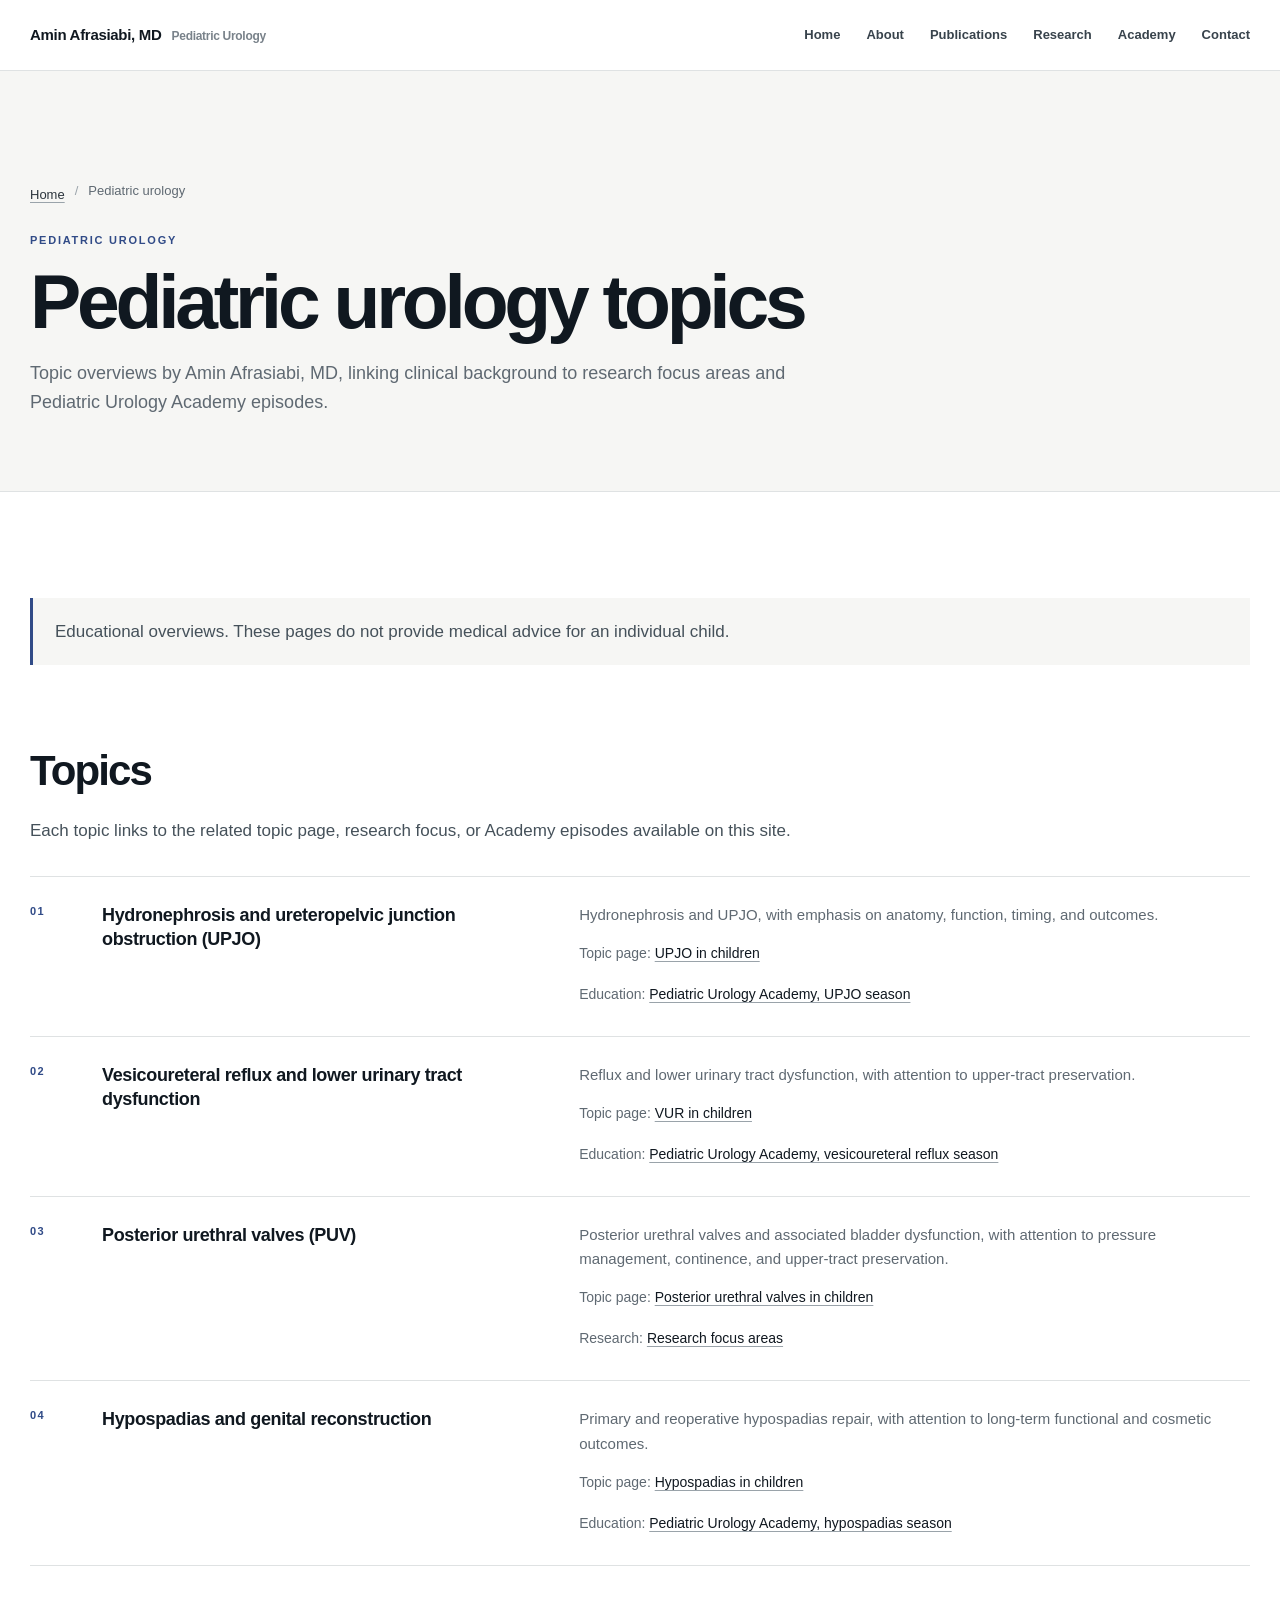
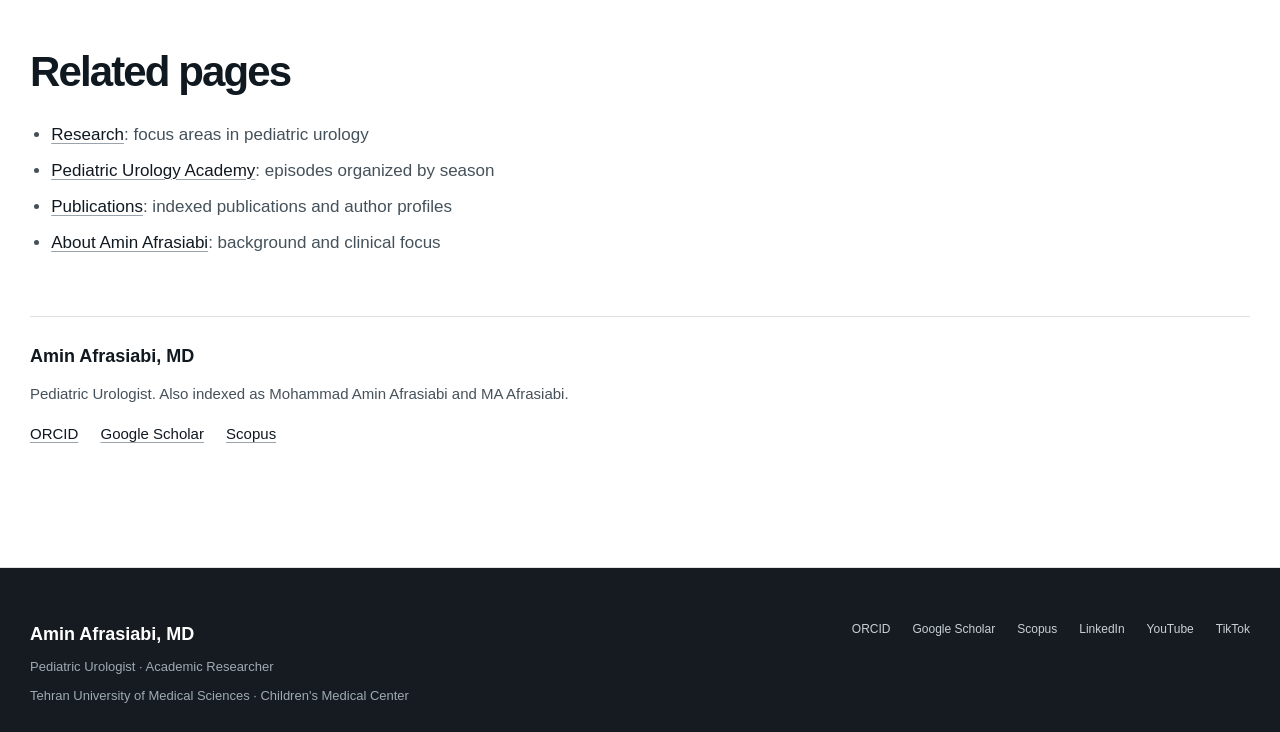
<file: pediatric-urology/index.html>
<!DOCTYPE html>

<html lang="en">
<head>
<meta charset="utf-8"/>
<meta content="width=device-width,initial-scale=1" name="viewport"/>
<title>Pediatric Urology Topics | Amin Afrasiabi, MD</title>
<meta content="Pediatric urology topics by Amin Afrasiabi, MD: UPJO, vesicoureteral reflux, posterior urethral valves and hypospadias, with research and Academy links." name="description"/>
<meta content="Amin Afrasiabi, MD" name="author"/>
<meta content="index,follow,max-image-preview:large" name="robots"/>
<link href="https://aminafrasiabi.com/pediatric-urology/" rel="canonical"/>
<link href="/favicon.svg" rel="icon" type="image/svg+xml"/>
<link href="/assets/apple-touch-icon.png" rel="apple-touch-icon"/>
<link href="/site.webmanifest" rel="manifest"/>
<meta content="#102335" name="theme-color"/>
<meta content="article" property="og:type"/>
<meta content="Pediatric Urology Topics | Amin Afrasiabi, MD" property="og:title"/>
<meta content="Pediatric urology topics by Amin Afrasiabi, MD: UPJO, vesicoureteral reflux, posterior urethral valves and hypospadias, with research and Academy links." property="og:description"/>
<meta content="https://aminafrasiabi.com/pediatric-urology/" property="og:url"/>
<meta content="Amin Afrasiabi, MD" property="og:site_name"/>
<meta content="https://aminafrasiabi.com/assets/amin-afrasiabi-portrait.jpg" property="og:image"/>
<meta content="summary_large_image" name="twitter:card"/>
<meta content="Pediatric Urology Topics | Amin Afrasiabi, MD" name="twitter:title"/>
<meta content="Pediatric urology topics by Amin Afrasiabi, MD: UPJO, vesicoureteral reflux, posterior urethral valves and hypospadias, with research and Academy links." name="twitter:description"/>
<meta content="https://aminafrasiabi.com/assets/amin-afrasiabi-portrait.jpg" name="twitter:image"/>
<link href="/assets/styles.css" rel="stylesheet"/>
<script type="application/ld+json">{"@context":"https://schema.org","@graph":[{"@type":"CollectionPage","@id":"https://aminafrasiabi.com/pediatric-urology/#page","url":"https://aminafrasiabi.com/pediatric-urology/","name":"Pediatric Urology Topics | Amin Afrasiabi, MD","description":"Pediatric urology topics by Amin Afrasiabi, MD: UPJO, vesicoureteral reflux, posterior urethral valves and hypospadias, with research and Academy links.","inLanguage":"en","about":{"@type":"Thing","name":"Pediatric urology"},"author":{"@id":"https://aminafrasiabi.com/#person"},"isPartOf":{"@id":"https://aminafrasiabi.com/#website"},"breadcrumb":{"@id":"https://aminafrasiabi.com/pediatric-urology/#breadcrumb"}},{"@type":"BreadcrumbList","@id":"https://aminafrasiabi.com/pediatric-urology/#breadcrumb","itemListElement":[{"@type":"ListItem","position":1,"name":"Home","item":"https://aminafrasiabi.com/"},{"@type":"ListItem","position":2,"name":"Pediatric urology","item":"https://aminafrasiabi.com/pediatric-urology/"}]},{"@type":"Person","@id":"https://aminafrasiabi.com/#person","name":"Amin Afrasiabi","alternateName":["Mohammad Amin Afrasiabi","MA Afrasiabi"],"url":"https://aminafrasiabi.com/"}]}</script></head>
<body>
<a class="skip-link" href="#main">Skip to content</a>
<header class="site-header"><div class="container nav">
<a class="brand" href="/"><span>Amin Afrasiabi, MD</span><small>Pediatric Urology</small></a>
<button aria-expanded="false" aria-label="Open navigation" class="nav-toggle" type="button"><span></span><span></span></button>
<nav aria-label="Primary" class="nav-links">
<a href="/">Home</a>
<a href="/about/">About</a>
<a href="/publications/">Publications</a>
<a href="/research/">Research</a>
<a href="/academy/">Academy</a>
<a href="/contact/">Contact</a>
</nav>
</div></header>
<main id="main">
<section class="page-hero"><div class="container">
<nav aria-label="Breadcrumb" class="breadcrumb"><ol>
<li><a href="/">Home</a></li>
<li aria-current="page">Pediatric urology</li>
</ol></nav>
<div class="kicker">Pediatric urology</div>
<h1>Pediatric urology topics</h1>
<p>Topic overviews by Amin Afrasiabi, MD, linking clinical background to research focus areas and Pediatric Urology Academy episodes.</p>
</div></section>
<section class="section"><div class="container prose prose-wide">
<div class="notice">Educational overviews. These pages do not provide medical advice for an individual child.</div>
<h2 id="topics">Topics</h2>
<p class="research-lede">Each topic links to the related topic page, research focus, or Academy episodes available on this site.</p>
<div class="focus-list">
<div class="focus-row"><div class="focus-num">01</div><h3 class="focus-title">Hydronephrosis and ureteropelvic junction obstruction (UPJO)</h3><div class="focus-copy"><p>Hydronephrosis and UPJO, with emphasis on anatomy, function, timing, and outcomes.</p><p class="focus-related">Topic page: <a class="text-link" href="/pediatric-urology/upjo/">UPJO in children</a></p><p class="focus-related">Education: <a class="text-link" href="/academy/#episodes">Pediatric Urology Academy, UPJO season</a></p></div></div>
<div class="focus-row"><div class="focus-num">02</div><h3 class="focus-title">Vesicoureteral reflux and lower urinary tract dysfunction</h3><div class="focus-copy"><p>Reflux and lower urinary tract dysfunction, with attention to upper-tract preservation.</p><p class="focus-related">Topic page: <a class="text-link" href="/pediatric-urology/vur/">VUR in children</a></p><p class="focus-related">Education: <a class="text-link" href="/academy/#episodes">Pediatric Urology Academy, vesicoureteral reflux season</a></p></div></div>
<div class="focus-row"><div class="focus-num">03</div><h3 class="focus-title">Posterior urethral valves (PUV)</h3><div class="focus-copy"><p>Posterior urethral valves and associated bladder dysfunction, with attention to pressure management, continence, and upper-tract preservation.</p><p class="focus-related">Topic page: <a class="text-link" href="/pediatric-urology/puv/">Posterior urethral valves in children</a></p><p class="focus-related">Research: <a class="text-link" href="/research/">Research focus areas</a></p></div></div>
<div class="focus-row"><div class="focus-num">04</div><h3 class="focus-title">Hypospadias and genital reconstruction</h3><div class="focus-copy"><p>Primary and reoperative hypospadias repair, with attention to long-term functional and cosmetic outcomes.</p><p class="focus-related">Topic page: <a class="text-link" href="/pediatric-urology/hypospadias/">Hypospadias in children</a></p><p class="focus-related">Education: <a class="text-link" href="/academy/#episodes">Pediatric Urology Academy, hypospadias season</a></p></div></div>
</div>
<h2 id="related">Related pages</h2>
<ul class="topic-list">
<li><a class="text-link" href="/research/">Research</a>: focus areas in pediatric urology</li>
<li><a class="text-link" href="/academy/#episodes">Pediatric Urology Academy</a>: episodes organized by season</li>
<li><a class="text-link" href="/publications/">Publications</a>: indexed publications and author profiles</li>
<li><a class="text-link" href="/about/">About Amin Afrasiabi</a>: background and clinical focus</li>
</ul>
<aside class="topic-author" aria-label="About the author">
<p class="topic-author-name">Amin Afrasiabi, MD</p>
<p>Pediatric Urologist. Also indexed as Mohammad Amin Afrasiabi and MA Afrasiabi.</p>
<p class="topic-author-links"><a class="text-link" href="https://orcid.org/0000-0002-0196-5432" rel="me noopener" target="_blank">ORCID</a> <a class="text-link" href="https://scholar.google.com/citations?user=6bQ-_7kAAAAJ" rel="me noopener" target="_blank">Google Scholar</a> <a class="text-link" href="https://www.scopus.com/authid/detail.uri?authorId=26026772600" rel="me noopener" target="_blank">Scopus</a></p>
</aside>
</div></section>
</main>
<footer class="footer">
<div class="container footer-grid">
<div>
<div class="footer-title">Amin Afrasiabi, MD</div>
<p>Pediatric Urologist · Academic Researcher</p>
<p>Tehran University of Medical Sciences · Children's Medical Center</p>
</div>
<div class="footer-links">
<a href="https://orcid.org/0000-0002-0196-5432" rel="me noopener" target="_blank">ORCID</a>
<a href="https://scholar.google.com/citations?user=6bQ-_7kAAAAJ" rel="me noopener" target="_blank">Google Scholar</a>
<a href="https://www.scopus.com/authid/detail.uri?authorId=26026772600" rel="me noopener" target="_blank">Scopus</a>
<a href="https://www.linkedin.com/in/aminafrasiabi/" rel="me noopener" target="_blank">LinkedIn</a>
<a href="https://www.youtube.com/@PediatricUrologyAcademy" rel="me noopener" target="_blank">YouTube</a>
<a href="https://www.tiktok.com/@draminafrasiabi" rel="me noopener" target="_blank">TikTok</a>
</div>
</div>
</footer>
<script defer="" src="/assets/script.js"></script>
</body>
</html>
</file>
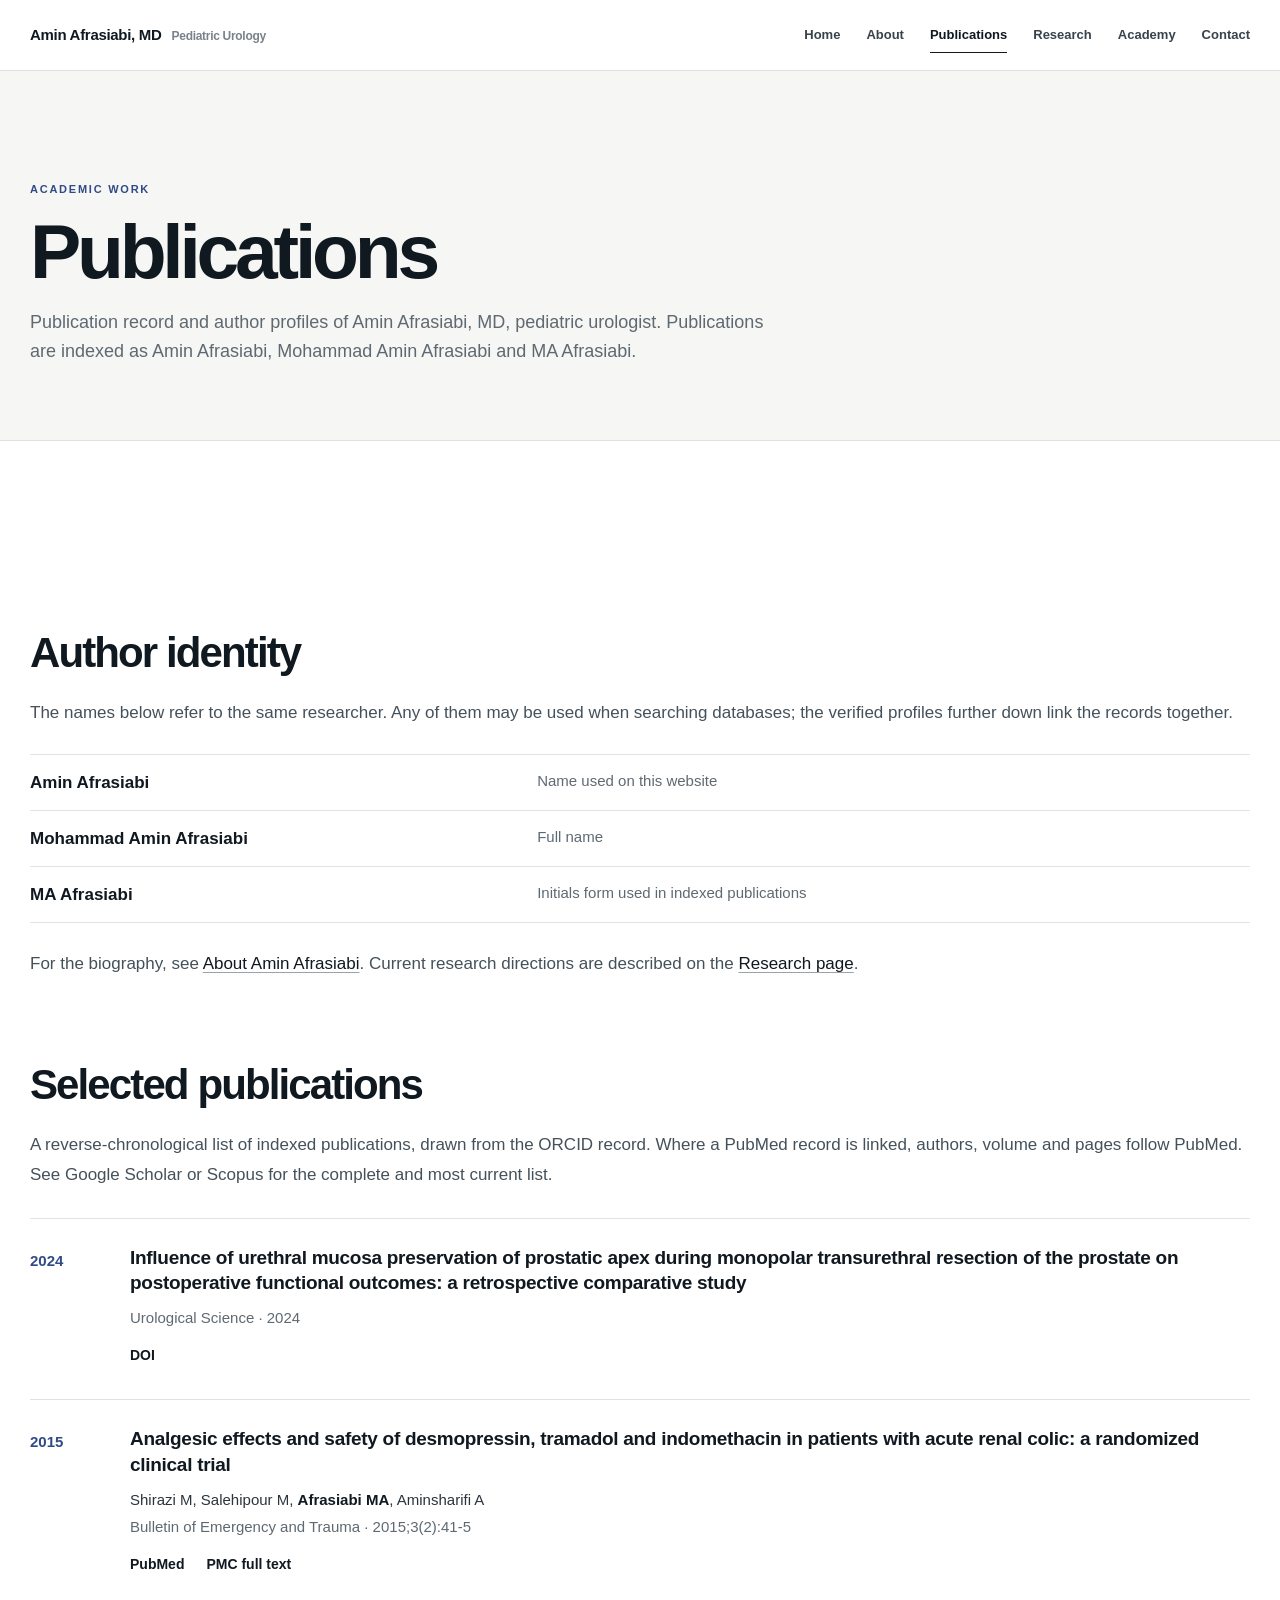
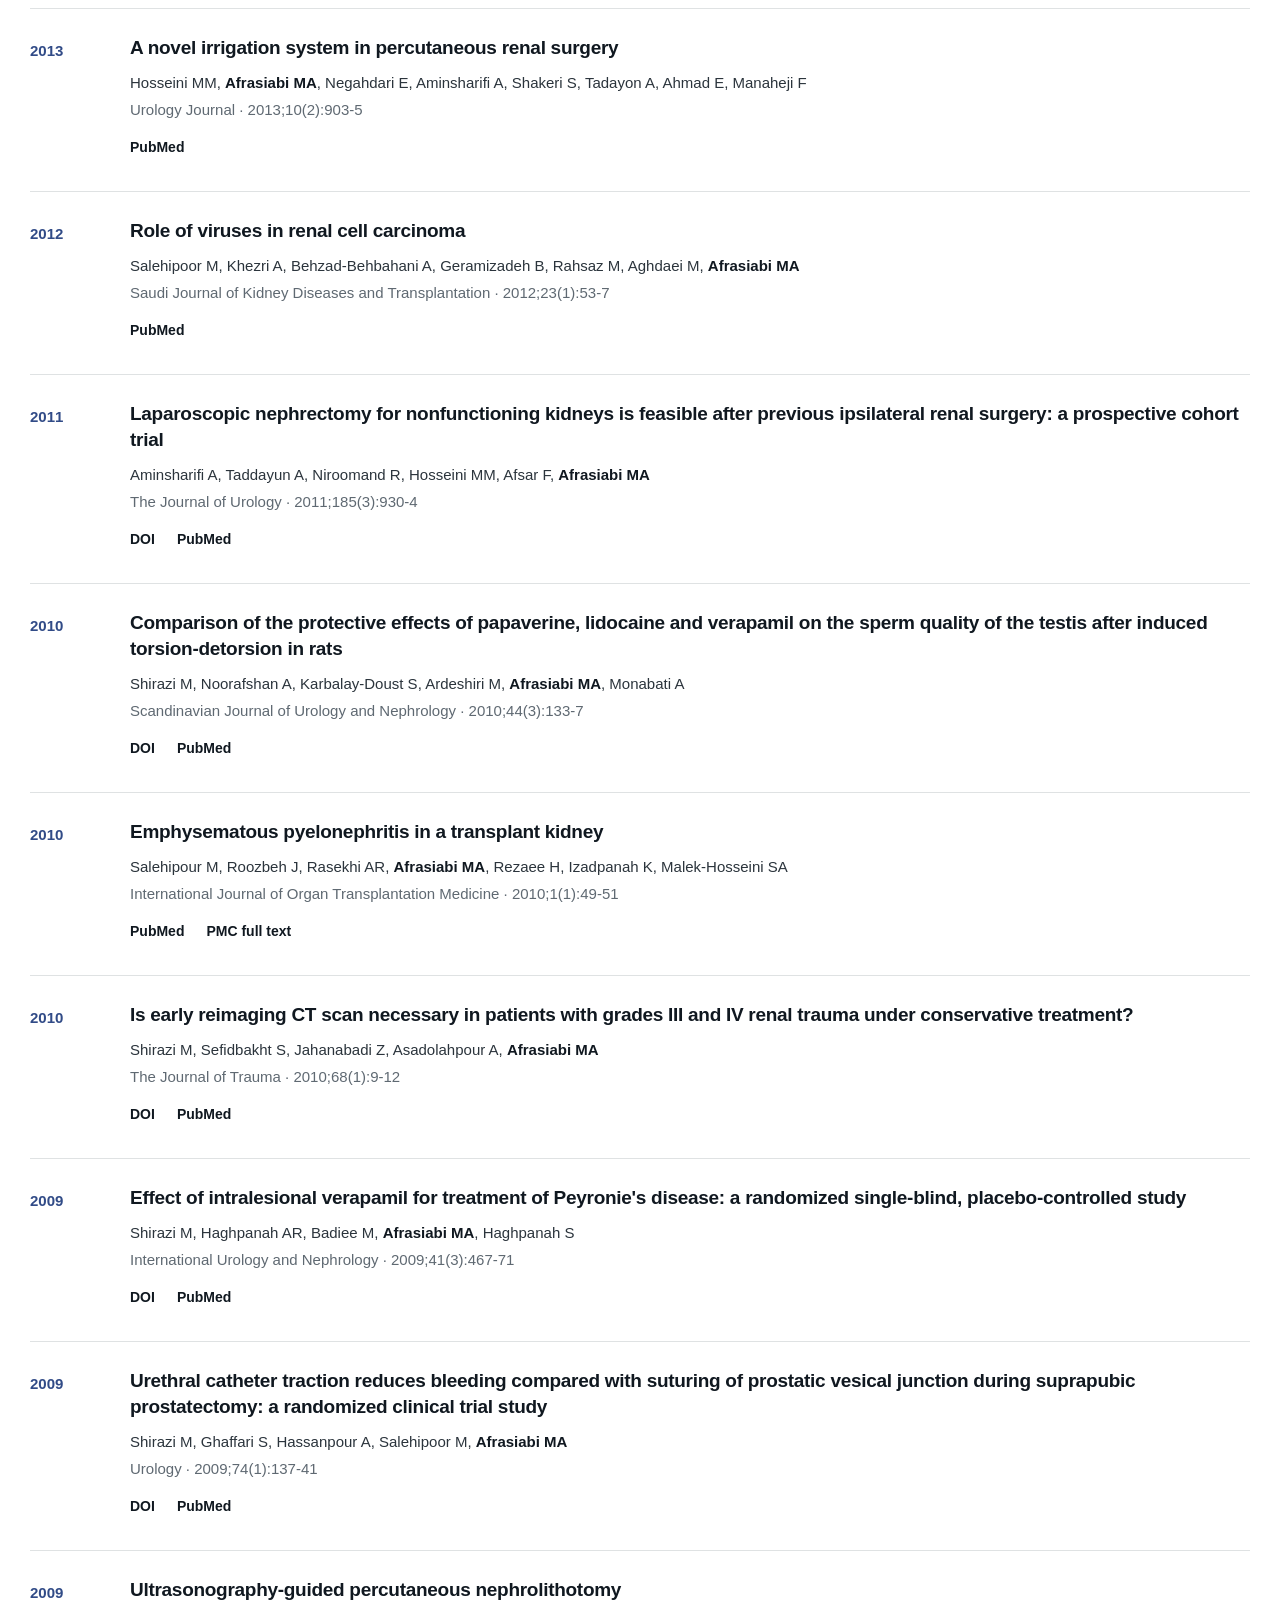
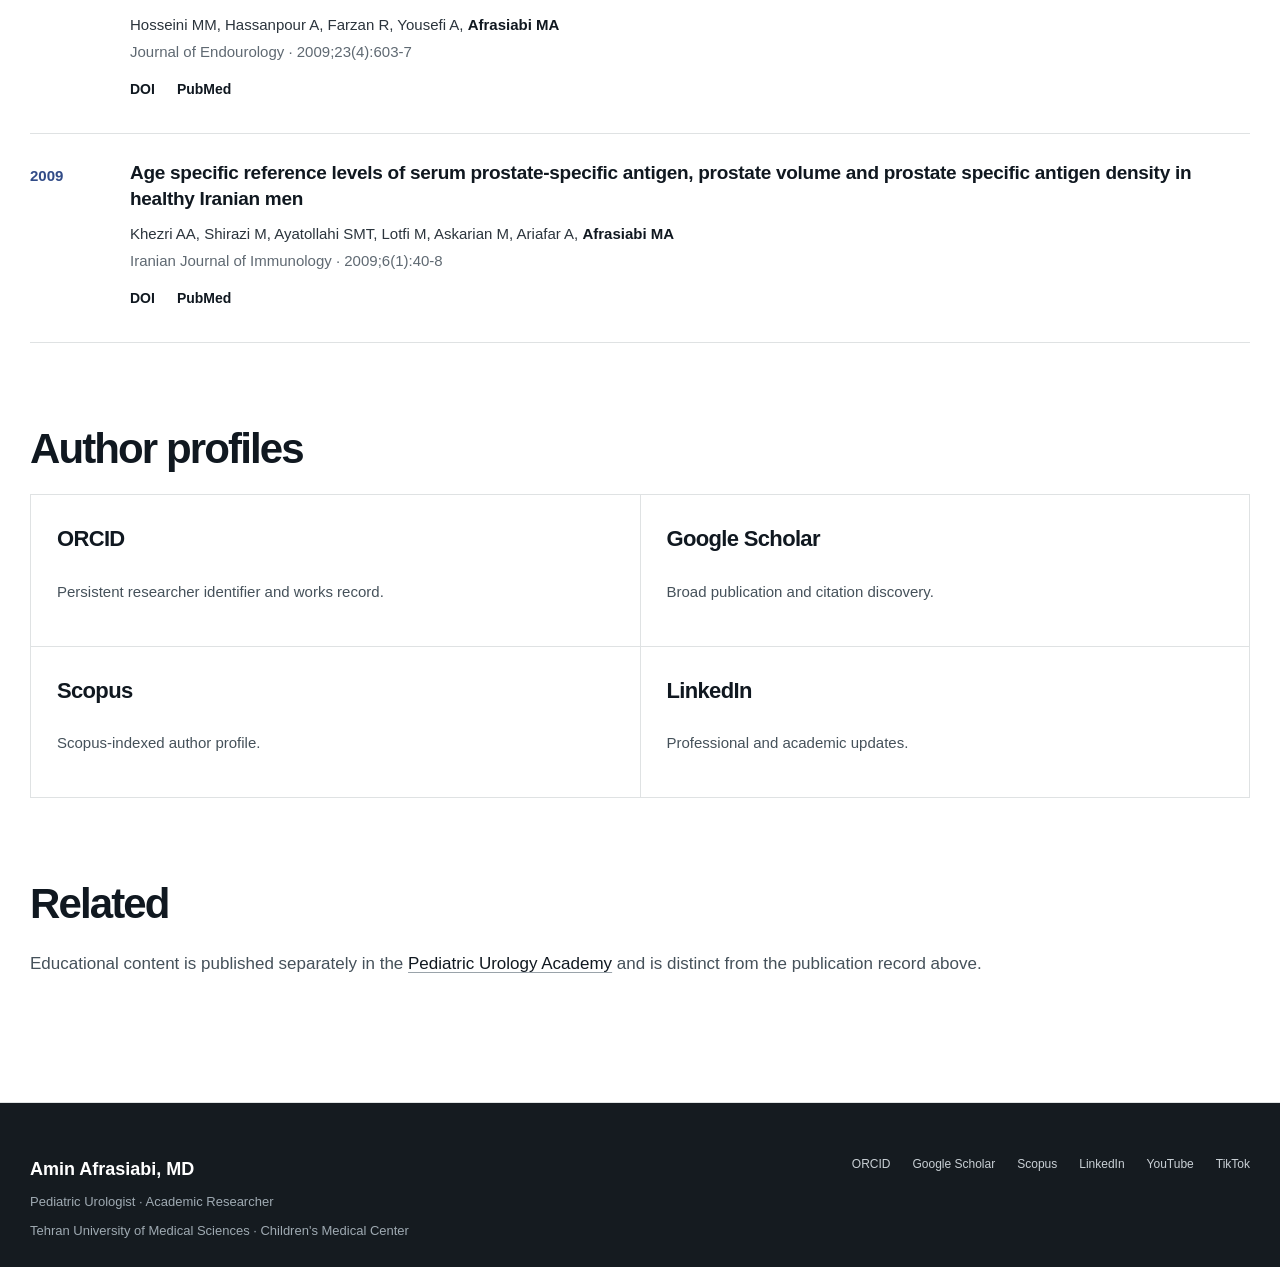
<file: publications/index.html>
<!DOCTYPE html>

<html lang="en">
<head>
<meta charset="utf-8"/>
<meta content="width=device-width,initial-scale=1" name="viewport"/>
<title>Publications and Author Profiles | Amin Afrasiabi, MD</title>
<meta content="Publications of Amin Afrasiabi, MD, pediatric urologist, also indexed as MA Afrasiabi, with DOI and PubMed links and ORCID, Google Scholar and Scopus profiles." name="description"/>
<meta content="Amin Afrasiabi, MD" name="author"/>
<meta content="index,follow,max-image-preview:large" name="robots"/>
<link href="https://aminafrasiabi.com/publications/" rel="canonical"/>
<link href="/favicon.svg" rel="icon" type="image/svg+xml"/>
<link href="/assets/apple-touch-icon.png" rel="apple-touch-icon"/>
<link href="/site.webmanifest" rel="manifest"/>
<meta content="#102335" name="theme-color"/>
<meta content="profile" property="og:type"/>
<meta content="Publications and Author Profiles | Amin Afrasiabi, MD" property="og:title"/>
<meta content="Publications of Amin Afrasiabi, MD, pediatric urologist, also indexed as MA Afrasiabi, with DOI and PubMed links and ORCID, Google Scholar and Scopus profiles." property="og:description"/>
<meta content="https://aminafrasiabi.com/publications/" property="og:url"/>
<meta content="Amin Afrasiabi, MD" property="og:site_name"/>
<meta content="https://aminafrasiabi.com/assets/amin-afrasiabi-portrait.jpg" property="og:image"/>
<meta content="summary_large_image" name="twitter:card"/>
<meta content="Publications and Author Profiles | Amin Afrasiabi, MD" name="twitter:title"/>
<meta content="Publications of Amin Afrasiabi, MD, pediatric urologist, also indexed as MA Afrasiabi, with DOI and PubMed links and ORCID, Google Scholar and Scopus profiles." name="twitter:description"/>
<meta content="https://aminafrasiabi.com/assets/amin-afrasiabi-portrait.jpg" name="twitter:image"/>
<link href="/assets/styles.css" rel="stylesheet"/>
<script type="application/ld+json">{"@context":"https://schema.org","@graph":[{"@type":"CollectionPage","@id":"https://aminafrasiabi.com/publications/#page","url":"https://aminafrasiabi.com/publications/","name":"Publications and Author Profiles | Amin Afrasiabi, MD","description":"Publications of Amin Afrasiabi, MD, pediatric urologist, also indexed as MA Afrasiabi, with DOI and PubMed links and ORCID, Google Scholar and Scopus profiles.","about":{"@id":"https://aminafrasiabi.com/#person"},"isPartOf":{"@id":"https://aminafrasiabi.com/#website"},"mainEntity":{"@id":"https://aminafrasiabi.com/publications/#publications"}},{"@type":"ItemList","@id":"https://aminafrasiabi.com/publications/#publications","name":"Selected publications of Amin Afrasiabi","itemListOrder":"https://schema.org/ItemListOrderDescending","numberOfItems":12,"itemListElement":[{"@type":"ListItem","position":1,"item":{"@type":"ScholarlyArticle","name":"Influence of urethral mucosa preservation of prostatic apex during monopolar transurethral resection of the prostate on postoperative functional outcomes: a retrospective comparative study","isPartOf":{"@type":"Periodical","name":"Urological Science"},"datePublished":"2024","url":"https://doi.org/10.1097/us9.0000000000000012","identifier":{"@type":"PropertyValue","propertyID":"DOI","value":"10.1097/us9.0000000000000012"}}},{"@type":"ListItem","position":2,"item":{"@type":"ScholarlyArticle","name":"Analgesic effects and safety of desmopressin, tramadol and indomethacin in patients with acute renal colic: a randomized clinical trial","isPartOf":{"@type":"Periodical","name":"Bulletin of Emergency and Trauma"},"datePublished":"2015","author":[{"@type":"Person","name":"Shirazi M"},{"@type":"Person","name":"Salehipour M"},{"@id":"https://aminafrasiabi.com/#person"},{"@type":"Person","name":"Aminsharifi A"}],"sameAs":["https://pubmed.ncbi.nlm.nih.gov/27162901/"],"url":"https://pubmed.ncbi.nlm.nih.gov/27162901/"}},{"@type":"ListItem","position":3,"item":{"@type":"ScholarlyArticle","name":"A novel irrigation system in percutaneous renal surgery","isPartOf":{"@type":"Periodical","name":"Urology Journal"},"datePublished":"2013","author":[{"@type":"Person","name":"Hosseini MM"},{"@id":"https://aminafrasiabi.com/#person"},{"@type":"Person","name":"Negahdari E"},{"@type":"Person","name":"Aminsharifi A"},{"@type":"Person","name":"Shakeri S"},{"@type":"Person","name":"Tadayon A"},{"@type":"Person","name":"Ahmad E"},{"@type":"Person","name":"Manaheji F"}],"sameAs":["https://pubmed.ncbi.nlm.nih.gov/23801476/"],"url":"https://pubmed.ncbi.nlm.nih.gov/23801476/"}},{"@type":"ListItem","position":4,"item":{"@type":"ScholarlyArticle","name":"Role of viruses in renal cell carcinoma","isPartOf":{"@type":"Periodical","name":"Saudi Journal of Kidney Diseases and Transplantation"},"datePublished":"2012","author":[{"@type":"Person","name":"Salehipoor M"},{"@type":"Person","name":"Khezri A"},{"@type":"Person","name":"Behzad-Behbahani A"},{"@type":"Person","name":"Geramizadeh B"},{"@type":"Person","name":"Rahsaz M"},{"@type":"Person","name":"Aghdaei M"},{"@id":"https://aminafrasiabi.com/#person"}],"sameAs":["https://pubmed.ncbi.nlm.nih.gov/22237219/"],"url":"https://pubmed.ncbi.nlm.nih.gov/22237219/"}},{"@type":"ListItem","position":5,"item":{"@type":"ScholarlyArticle","name":"Laparoscopic nephrectomy for nonfunctioning kidneys is feasible after previous ipsilateral renal surgery: a prospective cohort trial","isPartOf":{"@type":"Periodical","name":"The Journal of Urology"},"datePublished":"2011","author":[{"@type":"Person","name":"Aminsharifi A"},{"@type":"Person","name":"Taddayun A"},{"@type":"Person","name":"Niroomand R"},{"@type":"Person","name":"Hosseini MM"},{"@type":"Person","name":"Afsar F"},{"@id":"https://aminafrasiabi.com/#person"}],"url":"https://doi.org/10.1016/j.juro.2010.10.075","identifier":{"@type":"PropertyValue","propertyID":"DOI","value":"10.1016/j.juro.2010.10.075"},"sameAs":["https://pubmed.ncbi.nlm.nih.gov/21251677/"]}},{"@type":"ListItem","position":6,"item":{"@type":"ScholarlyArticle","name":"Comparison of the protective effects of papaverine, lidocaine and verapamil on the sperm quality of the testis after induced torsion-detorsion in rats","isPartOf":{"@type":"Periodical","name":"Scandinavian Journal of Urology and Nephrology"},"datePublished":"2010","author":[{"@type":"Person","name":"Shirazi M"},{"@type":"Person","name":"Noorafshan A"},{"@type":"Person","name":"Karbalay-Doust S"},{"@type":"Person","name":"Ardeshiri M"},{"@id":"https://aminafrasiabi.com/#person"},{"@type":"Person","name":"Monabati A"}],"url":"https://doi.org/10.3109/00365591003636588","identifier":{"@type":"PropertyValue","propertyID":"DOI","value":"10.3109/00365591003636588"},"sameAs":["https://pubmed.ncbi.nlm.nih.gov/20166843/"]}},{"@type":"ListItem","position":7,"item":{"@type":"ScholarlyArticle","name":"Emphysematous pyelonephritis in a transplant kidney","isPartOf":{"@type":"Periodical","name":"International Journal of Organ Transplantation Medicine"},"datePublished":"2010","author":[{"@type":"Person","name":"Salehipour M"},{"@type":"Person","name":"Roozbeh J"},{"@type":"Person","name":"Rasekhi AR"},{"@id":"https://aminafrasiabi.com/#person"},{"@type":"Person","name":"Rezaee H"},{"@type":"Person","name":"Izadpanah K"},{"@type":"Person","name":"Malek-Hosseini SA"}],"sameAs":["https://pubmed.ncbi.nlm.nih.gov/25013564/"],"url":"https://pubmed.ncbi.nlm.nih.gov/25013564/"}},{"@type":"ListItem","position":8,"item":{"@type":"ScholarlyArticle","name":"Is early reimaging CT scan necessary in patients with grades III and IV renal trauma under conservative treatment?","isPartOf":{"@type":"Periodical","name":"The Journal of Trauma"},"datePublished":"2010","author":[{"@type":"Person","name":"Shirazi M"},{"@type":"Person","name":"Sefidbakht S"},{"@type":"Person","name":"Jahanabadi Z"},{"@type":"Person","name":"Asadolahpour A"},{"@id":"https://aminafrasiabi.com/#person"}],"url":"https://doi.org/10.1097/ta.0b013e3181ad5835","identifier":{"@type":"PropertyValue","propertyID":"DOI","value":"10.1097/ta.0b013e3181ad5835"},"sameAs":["https://pubmed.ncbi.nlm.nih.gov/20065750/"]}},{"@type":"ListItem","position":9,"item":{"@type":"ScholarlyArticle","name":"Effect of intralesional verapamil for treatment of Peyronie's disease: a randomized single-blind, placebo-controlled study","isPartOf":{"@type":"Periodical","name":"International Urology and Nephrology"},"datePublished":"2009","author":[{"@type":"Person","name":"Shirazi M"},{"@type":"Person","name":"Haghpanah AR"},{"@type":"Person","name":"Badiee M"},{"@id":"https://aminafrasiabi.com/#person"},{"@type":"Person","name":"Haghpanah S"}],"url":"https://doi.org/10.1007/s11255-009-9522-4","identifier":{"@type":"PropertyValue","propertyID":"DOI","value":"10.1007/s11255-009-9522-4"},"sameAs":["https://pubmed.ncbi.nlm.nih.gov/19199072/"]}},{"@type":"ListItem","position":10,"item":{"@type":"ScholarlyArticle","name":"Urethral catheter traction reduces bleeding compared with suturing of prostatic vesical junction during suprapubic prostatectomy: a randomized clinical trial study","isPartOf":{"@type":"Periodical","name":"Urology"},"datePublished":"2009","author":[{"@type":"Person","name":"Shirazi M"},{"@type":"Person","name":"Ghaffari S"},{"@type":"Person","name":"Hassanpour A"},{"@type":"Person","name":"Salehipoor M"},{"@id":"https://aminafrasiabi.com/#person"}],"url":"https://doi.org/10.1016/j.urology.2008.11.022","identifier":{"@type":"PropertyValue","propertyID":"DOI","value":"10.1016/j.urology.2008.11.022"},"sameAs":["https://pubmed.ncbi.nlm.nih.gov/19428082/"]}},{"@type":"ListItem","position":11,"item":{"@type":"ScholarlyArticle","name":"Ultrasonography-guided percutaneous nephrolithotomy","isPartOf":{"@type":"Periodical","name":"Journal of Endourology"},"datePublished":"2009","author":[{"@type":"Person","name":"Hosseini MM"},{"@type":"Person","name":"Hassanpour A"},{"@type":"Person","name":"Farzan R"},{"@type":"Person","name":"Yousefi A"},{"@id":"https://aminafrasiabi.com/#person"}],"url":"https://doi.org/10.1089/end.2007.0213","identifier":{"@type":"PropertyValue","propertyID":"DOI","value":"10.1089/end.2007.0213"},"sameAs":["https://pubmed.ncbi.nlm.nih.gov/19335156/"]}},{"@type":"ListItem","position":12,"item":{"@type":"ScholarlyArticle","name":"Age specific reference levels of serum prostate-specific antigen, prostate volume and prostate specific antigen density in healthy Iranian men","isPartOf":{"@type":"Periodical","name":"Iranian Journal of Immunology"},"datePublished":"2009","author":[{"@type":"Person","name":"Khezri AA"},{"@type":"Person","name":"Shirazi M"},{"@type":"Person","name":"Ayatollahi SMT"},{"@type":"Person","name":"Lotfi M"},{"@type":"Person","name":"Askarian M"},{"@type":"Person","name":"Ariafar A"},{"@id":"https://aminafrasiabi.com/#person"}],"url":"https://doi.org/10.22034/iji.2009.17072","identifier":{"@type":"PropertyValue","propertyID":"DOI","value":"10.22034/iji.2009.17072"},"sameAs":["https://pubmed.ncbi.nlm.nih.gov/19293477/"]}}]},{"@type":"Person","@id":"https://aminafrasiabi.com/#person","name":"Amin Afrasiabi","alternateName":["Mohammad Amin Afrasiabi","MA Afrasiabi"],"url":"https://aminafrasiabi.com/"}]}</script></head>
<body>
<a class="skip-link" href="#main">Skip to content</a>
<header class="site-header"><div class="container nav">
<a class="brand" href="/"><span>Amin Afrasiabi, MD</span><small>Pediatric Urology</small></a>
<button aria-expanded="false" aria-label="Open navigation" class="nav-toggle" type="button"><span></span><span></span></button>
<nav aria-label="Primary" class="nav-links">
<a href="/">Home</a>
<a href="/about/">About</a>
<a href="/publications/">Publications</a>
<a href="/research/">Research</a>
<a href="/academy/">Academy</a>
<a href="/contact/">Contact</a>
</nav>
</div></header>
<main id="main">
<section class="page-hero"><div class="container">
<div class="kicker">Academic Work</div>
<h1>Publications</h1>
<p>Publication record and author profiles of Amin Afrasiabi, MD, pediatric urologist. Publications are indexed as Amin Afrasiabi, Mohammad Amin Afrasiabi and MA Afrasiabi.</p>
</div></section>
<section class="section"><div class="container prose">
<h2 id="identity">Author identity</h2>
<p>The names below refer to the same researcher. Any of them may be used when searching databases; the verified profiles further down link the records together.</p>
<dl class="name-variants">
<div><dt>Amin Afrasiabi</dt><dd>Name used on this website</dd></div>
<div><dt>Mohammad Amin Afrasiabi</dt><dd>Full name</dd></div>
<div><dt>MA Afrasiabi</dt><dd>Initials form used in indexed publications</dd></div>
</dl>
<p>For the biography, see <a class="text-link" href="/about/">About Amin Afrasiabi</a>. Current research directions are described on the <a class="text-link" href="/research/">Research page</a>.</p>
<h2 id="selected-publications">Selected publications</h2>
<p>A reverse-chronological list of indexed publications, drawn from the ORCID record. Where a PubMed record is linked, authors, volume and pages follow PubMed. See Google Scholar or Scopus for the complete and most current list.</p>
<ol class="pub-list">
<li class="pub-item">
<span class="pub-year">2024</span><div class="pub-body">
<h3>Influence of urethral mucosa preservation of prostatic apex during monopolar transurethral resection of the prostate on postoperative functional outcomes: a retrospective comparative study</h3>
<p class="pub-source">Urological Science · 2024</p>
<p class="pub-links"><a href="https://doi.org/10.1097/us9.0000000000000012" rel="noopener" target="_blank" aria-label="DOI link: Influence of urethral mucosa preservation of prostatic apex during…">DOI</a></p>
</div></li>
<li class="pub-item">
<span class="pub-year">2015</span><div class="pub-body">
<h3>Analgesic effects and safety of desmopressin, tramadol and indomethacin in patients with acute renal colic: a randomized clinical trial</h3>
<p class="pub-authors">Shirazi M, Salehipour M, <strong>Afrasiabi MA</strong>, Aminsharifi A</p>
<p class="pub-source">Bulletin of Emergency and Trauma · 2015;3(2):41-5</p>
<p class="pub-links"><a href="https://pubmed.ncbi.nlm.nih.gov/27162901/" rel="noopener" target="_blank" aria-label="PubMed record: Analgesic effects and safety of desmopressin, tramadol and…">PubMed</a><a href="https://pmc.ncbi.nlm.nih.gov/articles/PMC4771265/" rel="noopener" target="_blank" aria-label="Free full text on PubMed Central: Analgesic effects and safety of desmopressin, tramadol and…">PMC full text</a></p>
</div></li>
<li class="pub-item">
<span class="pub-year">2013</span><div class="pub-body">
<h3>A novel irrigation system in percutaneous renal surgery</h3>
<p class="pub-authors">Hosseini MM, <strong>Afrasiabi MA</strong>, Negahdari E, Aminsharifi A, Shakeri S, Tadayon A, Ahmad E, Manaheji F</p>
<p class="pub-source">Urology Journal · 2013;10(2):903-5</p>
<p class="pub-links"><a href="https://pubmed.ncbi.nlm.nih.gov/23801476/" rel="noopener" target="_blank" aria-label="PubMed record: A novel irrigation system in percutaneous renal surgery">PubMed</a></p>
</div></li>
<li class="pub-item">
<span class="pub-year">2012</span><div class="pub-body">
<h3>Role of viruses in renal cell carcinoma</h3>
<p class="pub-authors">Salehipoor M, Khezri A, Behzad-Behbahani A, Geramizadeh B, Rahsaz M, Aghdaei M, <strong>Afrasiabi MA</strong></p>
<p class="pub-source">Saudi Journal of Kidney Diseases and Transplantation · 2012;23(1):53-7</p>
<p class="pub-links"><a href="https://pubmed.ncbi.nlm.nih.gov/22237219/" rel="noopener" target="_blank" aria-label="PubMed record: Role of viruses in renal cell carcinoma">PubMed</a></p>
</div></li>
<li class="pub-item">
<span class="pub-year">2011</span><div class="pub-body">
<h3>Laparoscopic nephrectomy for nonfunctioning kidneys is feasible after previous ipsilateral renal surgery: a prospective cohort trial</h3>
<p class="pub-authors">Aminsharifi A, Taddayun A, Niroomand R, Hosseini MM, Afsar F, <strong>Afrasiabi MA</strong></p>
<p class="pub-source">The Journal of Urology · 2011;185(3):930-4</p>
<p class="pub-links"><a href="https://doi.org/10.1016/j.juro.2010.10.075" rel="noopener" target="_blank" aria-label="DOI link: Laparoscopic nephrectomy for nonfunctioning kidneys is feasible…">DOI</a><a href="https://pubmed.ncbi.nlm.nih.gov/21251677/" rel="noopener" target="_blank" aria-label="PubMed record: Laparoscopic nephrectomy for nonfunctioning kidneys is feasible…">PubMed</a></p>
</div></li>
<li class="pub-item">
<span class="pub-year">2010</span><div class="pub-body">
<h3>Comparison of the protective effects of papaverine, lidocaine and verapamil on the sperm quality of the testis after induced torsion-detorsion in rats</h3>
<p class="pub-authors">Shirazi M, Noorafshan A, Karbalay-Doust S, Ardeshiri M, <strong>Afrasiabi MA</strong>, Monabati A</p>
<p class="pub-source">Scandinavian Journal of Urology and Nephrology · 2010;44(3):133-7</p>
<p class="pub-links"><a href="https://doi.org/10.3109/00365591003636588" rel="noopener" target="_blank" aria-label="DOI link: Comparison of the protective effects of papaverine, lidocaine and…">DOI</a><a href="https://pubmed.ncbi.nlm.nih.gov/20166843/" rel="noopener" target="_blank" aria-label="PubMed record: Comparison of the protective effects of papaverine, lidocaine and…">PubMed</a></p>
</div></li>
<li class="pub-item">
<span class="pub-year">2010</span><div class="pub-body">
<h3>Emphysematous pyelonephritis in a transplant kidney</h3>
<p class="pub-authors">Salehipour M, Roozbeh J, Rasekhi AR, <strong>Afrasiabi MA</strong>, Rezaee H, Izadpanah K, Malek-Hosseini SA</p>
<p class="pub-source">International Journal of Organ Transplantation Medicine · 2010;1(1):49-51</p>
<p class="pub-links"><a href="https://pubmed.ncbi.nlm.nih.gov/25013564/" rel="noopener" target="_blank" aria-label="PubMed record: Emphysematous pyelonephritis in a transplant kidney">PubMed</a><a href="https://pmc.ncbi.nlm.nih.gov/articles/PMC4089220/" rel="noopener" target="_blank" aria-label="Free full text on PubMed Central: Emphysematous pyelonephritis in a transplant kidney">PMC full text</a></p>
</div></li>
<li class="pub-item">
<span class="pub-year">2010</span><div class="pub-body">
<h3>Is early reimaging CT scan necessary in patients with grades III and IV renal trauma under conservative treatment?</h3>
<p class="pub-authors">Shirazi M, Sefidbakht S, Jahanabadi Z, Asadolahpour A, <strong>Afrasiabi MA</strong></p>
<p class="pub-source">The Journal of Trauma · 2010;68(1):9-12</p>
<p class="pub-links"><a href="https://doi.org/10.1097/ta.0b013e3181ad5835" rel="noopener" target="_blank" aria-label="DOI link: Is early reimaging CT scan necessary in patients with grades III…">DOI</a><a href="https://pubmed.ncbi.nlm.nih.gov/20065750/" rel="noopener" target="_blank" aria-label="PubMed record: Is early reimaging CT scan necessary in patients with grades III…">PubMed</a></p>
</div></li>
<li class="pub-item">
<span class="pub-year">2009</span><div class="pub-body">
<h3>Effect of intralesional verapamil for treatment of Peyronie&#x27;s disease: a randomized single-blind, placebo-controlled study</h3>
<p class="pub-authors">Shirazi M, Haghpanah AR, Badiee M, <strong>Afrasiabi MA</strong>, Haghpanah S</p>
<p class="pub-source">International Urology and Nephrology · 2009;41(3):467-71</p>
<p class="pub-links"><a href="https://doi.org/10.1007/s11255-009-9522-4" rel="noopener" target="_blank" aria-label="DOI link: Effect of intralesional verapamil for treatment of Peyronie&#x27;s…">DOI</a><a href="https://pubmed.ncbi.nlm.nih.gov/19199072/" rel="noopener" target="_blank" aria-label="PubMed record: Effect of intralesional verapamil for treatment of Peyronie&#x27;s…">PubMed</a></p>
</div></li>
<li class="pub-item">
<span class="pub-year">2009</span><div class="pub-body">
<h3>Urethral catheter traction reduces bleeding compared with suturing of prostatic vesical junction during suprapubic prostatectomy: a randomized clinical trial study</h3>
<p class="pub-authors">Shirazi M, Ghaffari S, Hassanpour A, Salehipoor M, <strong>Afrasiabi MA</strong></p>
<p class="pub-source">Urology · 2009;74(1):137-41</p>
<p class="pub-links"><a href="https://doi.org/10.1016/j.urology.2008.11.022" rel="noopener" target="_blank" aria-label="DOI link: Urethral catheter traction reduces bleeding compared with suturing…">DOI</a><a href="https://pubmed.ncbi.nlm.nih.gov/19428082/" rel="noopener" target="_blank" aria-label="PubMed record: Urethral catheter traction reduces bleeding compared with suturing…">PubMed</a></p>
</div></li>
<li class="pub-item">
<span class="pub-year">2009</span><div class="pub-body">
<h3>Ultrasonography-guided percutaneous nephrolithotomy</h3>
<p class="pub-authors">Hosseini MM, Hassanpour A, Farzan R, Yousefi A, <strong>Afrasiabi MA</strong></p>
<p class="pub-source">Journal of Endourology · 2009;23(4):603-7</p>
<p class="pub-links"><a href="https://doi.org/10.1089/end.2007.0213" rel="noopener" target="_blank" aria-label="DOI link: Ultrasonography-guided percutaneous nephrolithotomy">DOI</a><a href="https://pubmed.ncbi.nlm.nih.gov/19335156/" rel="noopener" target="_blank" aria-label="PubMed record: Ultrasonography-guided percutaneous nephrolithotomy">PubMed</a></p>
</div></li>
<li class="pub-item">
<span class="pub-year">2009</span><div class="pub-body">
<h3>Age specific reference levels of serum prostate-specific antigen, prostate volume and prostate specific antigen density in healthy Iranian men</h3>
<p class="pub-authors">Khezri AA, Shirazi M, Ayatollahi SMT, Lotfi M, Askarian M, Ariafar A, <strong>Afrasiabi MA</strong></p>
<p class="pub-source">Iranian Journal of Immunology · 2009;6(1):40-8</p>
<p class="pub-links"><a href="https://doi.org/10.22034/iji.2009.17072" rel="noopener" target="_blank" aria-label="DOI link: Age specific reference levels of serum prostate-specific antigen,…">DOI</a><a href="https://pubmed.ncbi.nlm.nih.gov/19293477/" rel="noopener" target="_blank" aria-label="PubMed record: Age specific reference levels of serum prostate-specific antigen,…">PubMed</a></p>
</div></li>
</ol>
<h2 id="profiles">Author profiles</h2>
<div class="publication-links">
<a href="https://orcid.org/0000-0002-0196-5432" rel="me noopener" target="_blank"><h3>ORCID</h3><p>Persistent researcher identifier and works record.</p></a>
<a href="https://scholar.google.com/citations?user=6bQ-_7kAAAAJ" rel="me noopener" target="_blank"><h3>Google Scholar</h3><p>Broad publication and citation discovery.</p></a>
<a href="https://www.scopus.com/authid/detail.uri?authorId=26026772600" rel="me noopener" target="_blank"><h3>Scopus</h3><p>Scopus-indexed author profile.</p></a>
<a href="https://www.linkedin.com/in/aminafrasiabi/" rel="me noopener" target="_blank"><h3>LinkedIn</h3><p>Professional and academic updates.</p></a>
</div>
<h2 id="related">Related</h2>
<p>Educational content is published separately in the <a class="text-link" href="/academy/">Pediatric Urology Academy</a> and is distinct from the publication record above.</p>
</div></section>
</main>
<footer class="footer">
<div class="container footer-grid">
<div>
<div class="footer-title">Amin Afrasiabi, MD</div>
<p>Pediatric Urologist · Academic Researcher</p>
<p>Tehran University of Medical Sciences · Children's Medical Center</p>
</div>
<div class="footer-links">
<a href="https://orcid.org/0000-0002-0196-5432" rel="me noopener" target="_blank">ORCID</a>
<a href="https://scholar.google.com/citations?user=6bQ-_7kAAAAJ" rel="me noopener" target="_blank">Google Scholar</a>
<a href="https://www.scopus.com/authid/detail.uri?authorId=26026772600" rel="me noopener" target="_blank">Scopus</a>
<a href="https://www.linkedin.com/in/aminafrasiabi/" rel="me noopener" target="_blank">LinkedIn</a>
<a href="https://www.youtube.com/@PediatricUrologyAcademy" rel="me noopener" target="_blank">YouTube</a>
<a href="https://www.tiktok.com/@draminafrasiabi" rel="me noopener" target="_blank">TikTok</a>
</div>
</div>
</footer>
<script defer="" src="/assets/script.js"></script>
</body>
</html>
</file>
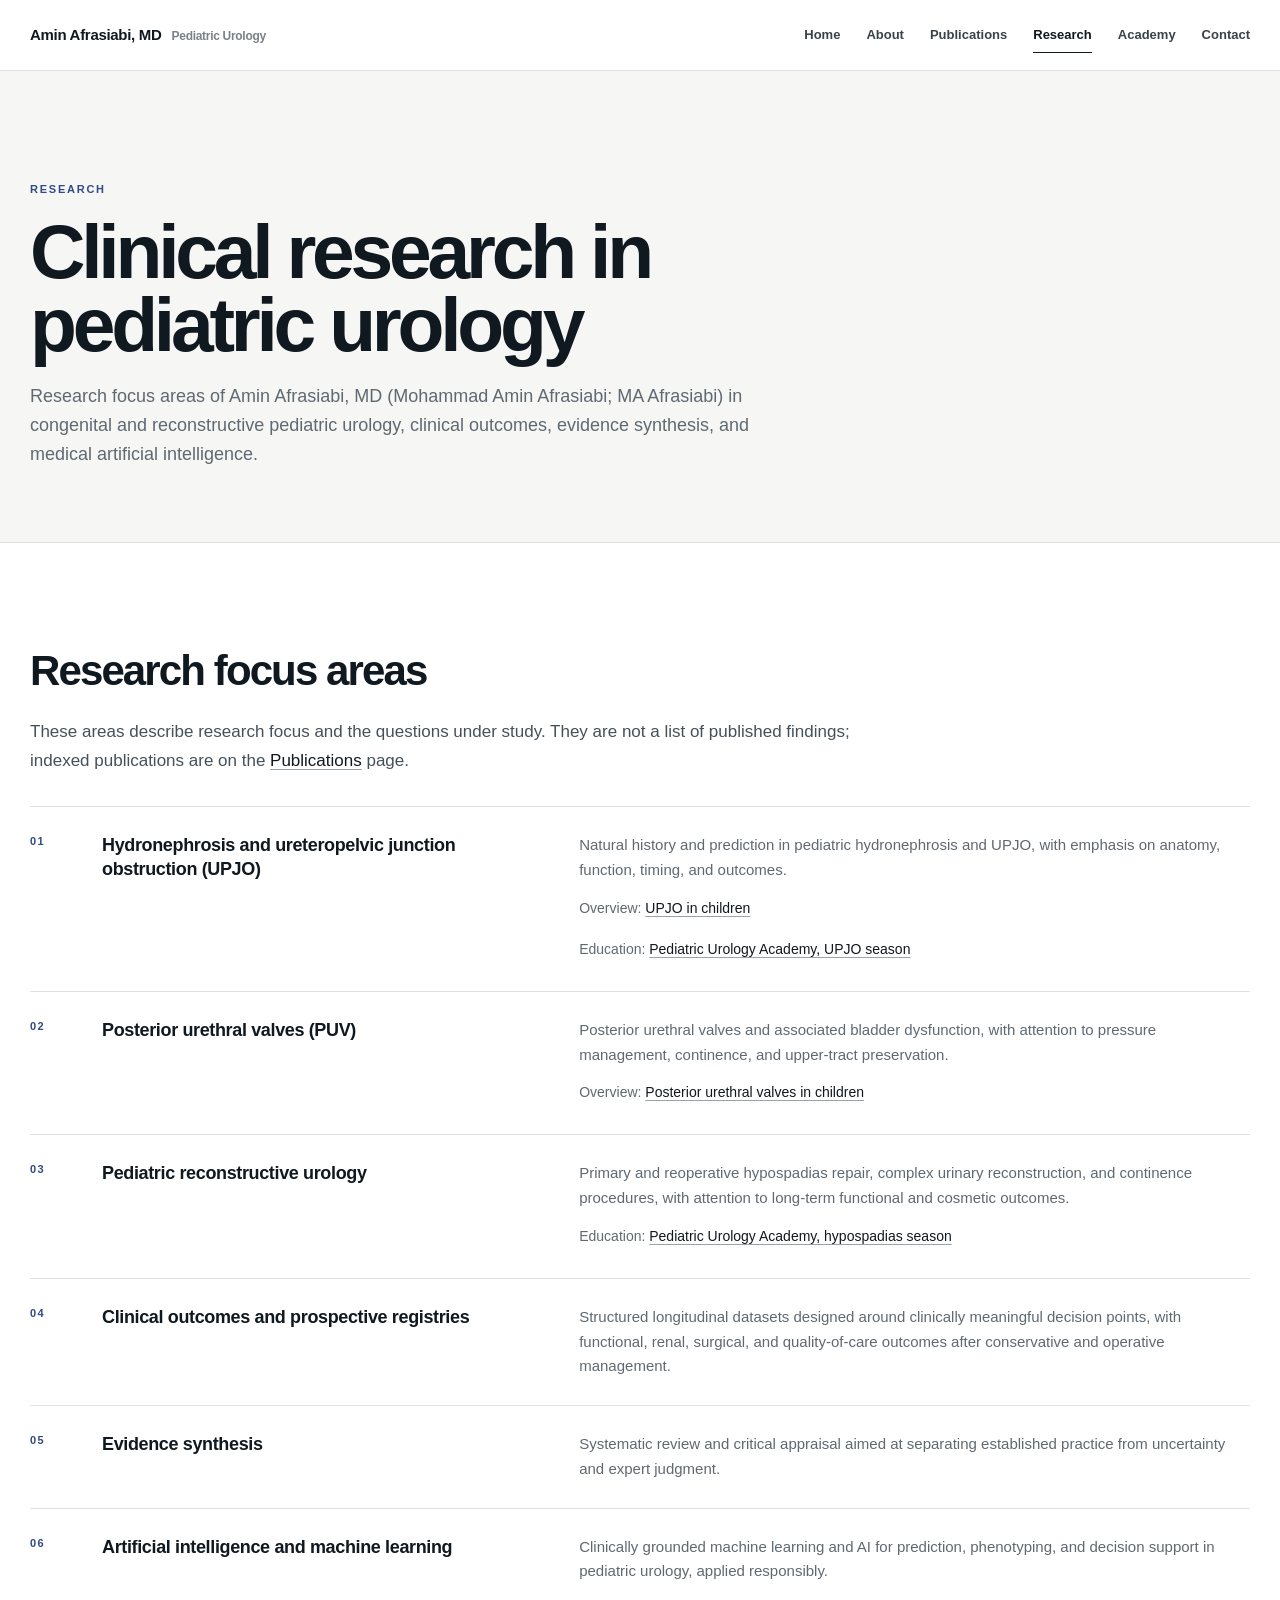
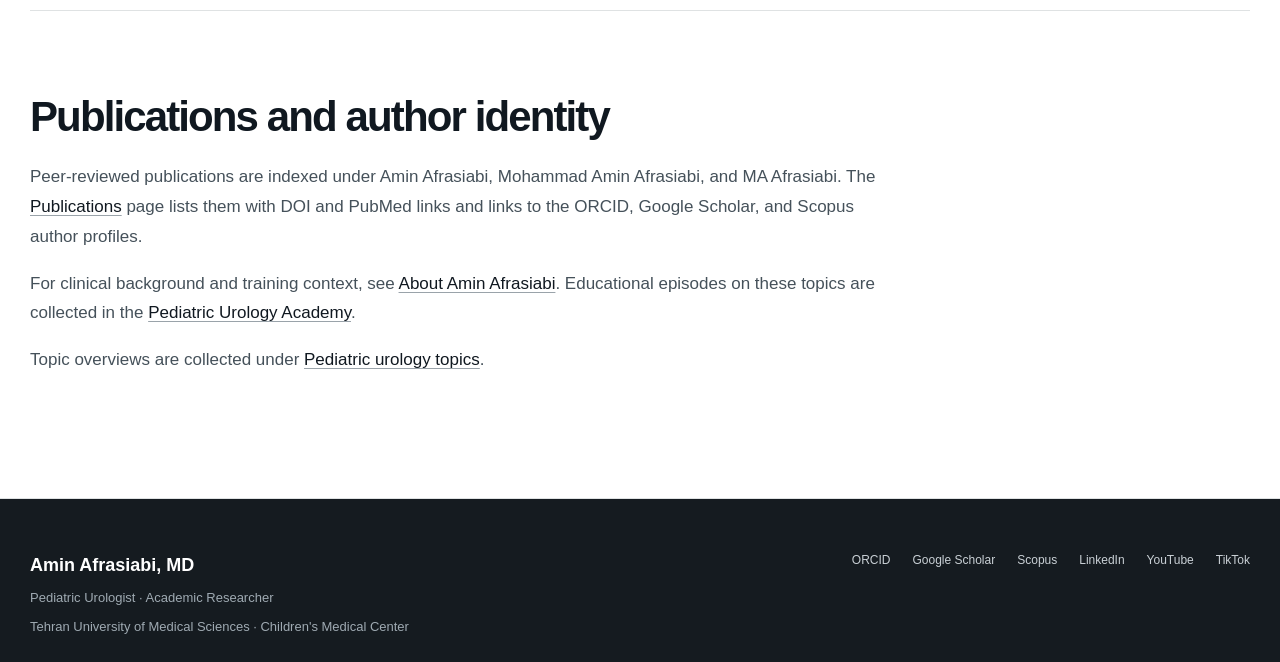
<file: research/index.html>
<!DOCTYPE html>

<html lang="en">
<head>
<meta charset="utf-8"/>
<meta content="width=device-width,initial-scale=1" name="viewport"/>
<title>Research Programs in Pediatric Urology | Amin Afrasiabi, MD</title>
<meta content="Research focus areas of Amin Afrasiabi, MD (MA Afrasiabi): hydronephrosis and UPJO, posterior urethral valves, reconstruction, outcomes, evidence and AI." name="description"/>
<meta content="Amin Afrasiabi, MD" name="author"/>
<meta content="index,follow,max-image-preview:large" name="robots"/>
<link href="https://aminafrasiabi.com/research/" rel="canonical"/>
<link href="/favicon.svg" rel="icon" type="image/svg+xml"/>
<link href="/assets/apple-touch-icon.png" rel="apple-touch-icon"/>
<link href="/site.webmanifest" rel="manifest"/>
<meta content="#102335" name="theme-color"/>
<meta content="profile" property="og:type"/>
<meta content="Research Programs in Pediatric Urology | Amin Afrasiabi, MD" property="og:title"/>
<meta content="Research focus areas of Amin Afrasiabi, MD (MA Afrasiabi): hydronephrosis and UPJO, posterior urethral valves, reconstruction, outcomes, evidence and AI." property="og:description"/>
<meta content="https://aminafrasiabi.com/research/" property="og:url"/>
<meta content="Amin Afrasiabi, MD" property="og:site_name"/>
<meta content="https://aminafrasiabi.com/assets/amin-afrasiabi-portrait.jpg" property="og:image"/>
<meta content="summary_large_image" name="twitter:card"/>
<meta content="Research Programs in Pediatric Urology | Amin Afrasiabi, MD" name="twitter:title"/>
<meta content="Research focus areas of Amin Afrasiabi, MD (MA Afrasiabi): hydronephrosis and UPJO, posterior urethral valves, reconstruction, outcomes, evidence and AI." name="twitter:description"/>
<meta content="https://aminafrasiabi.com/assets/amin-afrasiabi-portrait.jpg" name="twitter:image"/>
<link href="/assets/styles.css" rel="stylesheet"/>
<script type="application/ld+json">{"@context":"https://schema.org","@graph":[{"@type":"WebPage","@id":"https://aminafrasiabi.com/research/#page","url":"https://aminafrasiabi.com/research/","name":"Research Programs in Pediatric Urology | Amin Afrasiabi, MD","description":"Research focus areas of Amin Afrasiabi, MD (MA Afrasiabi): hydronephrosis and UPJO, posterior urethral valves, reconstruction, outcomes, evidence and AI.","about":{"@id":"https://aminafrasiabi.com/#person"},"isPartOf":{"@id":"https://aminafrasiabi.com/#website"},"relatedLink":["https://aminafrasiabi.com/publications/","https://aminafrasiabi.com/about/","https://aminafrasiabi.com/academy/"]},{"@type":"Person","@id":"https://aminafrasiabi.com/#person","name":"Amin Afrasiabi","alternateName":["Mohammad Amin Afrasiabi","MA Afrasiabi"],"url":"https://aminafrasiabi.com/","knowsAbout":["Hydronephrosis","Ureteropelvic junction obstruction","Posterior urethral valves","Pediatric reconstructive urology","Hypospadias","Clinical outcomes research","Evidence synthesis","Artificial intelligence in pediatric urology"]}]}</script></head>
<body>
<a class="skip-link" href="#main">Skip to content</a>
<header class="site-header"><div class="container nav">
<a class="brand" href="/"><span>Amin Afrasiabi, MD</span><small>Pediatric Urology</small></a>
<button aria-expanded="false" aria-label="Open navigation" class="nav-toggle" type="button"><span></span><span></span></button>
<nav aria-label="Primary" class="nav-links">
<a href="/">Home</a>
<a href="/about/">About</a>
<a href="/publications/">Publications</a>
<a href="/research/">Research</a>
<a href="/academy/">Academy</a>
<a href="/contact/">Contact</a>
</nav>
</div></header>
<main id="main">
<section class="page-hero"><div class="container">
<div class="kicker">Research</div>
<h1>Clinical research in pediatric urology</h1>
<p>Research focus areas of Amin Afrasiabi, MD (Mohammad Amin Afrasiabi; MA Afrasiabi) in congenital and reconstructive pediatric urology, clinical outcomes, evidence synthesis, and medical artificial intelligence.</p>
</div></section>
<section class="section"><div class="container prose prose-wide">
<h2 id="areas">Research focus areas</h2>
<p class="research-lede">These areas describe research focus and the questions under study. They are not a list of published findings; indexed publications are on the <a class="text-link" href="/publications/">Publications</a> page.</p>
<div class="focus-list">
<div class="focus-row"><div class="focus-num">01</div><h3 class="focus-title">Hydronephrosis and ureteropelvic junction obstruction (UPJO)</h3><div class="focus-copy"><p>Natural history and prediction in pediatric hydronephrosis and UPJO, with emphasis on anatomy, function, timing, and outcomes.</p><p class="focus-related">Overview: <a class="text-link" href="/pediatric-urology/upjo/">UPJO in children</a></p>
<p class="focus-related">Education: <a class="text-link" href="/academy/#episodes">Pediatric Urology Academy, UPJO season</a></p></div></div>
<div class="focus-row"><div class="focus-num">02</div><h3 class="focus-title">Posterior urethral valves (PUV)</h3><div class="focus-copy"><p>Posterior urethral valves and associated bladder dysfunction, with attention to pressure management, continence, and upper-tract preservation.</p><p class="focus-related">Overview: <a class="text-link" href="/pediatric-urology/puv/">Posterior urethral valves in children</a></p></div></div>
<div class="focus-row"><div class="focus-num">03</div><h3 class="focus-title">Pediatric reconstructive urology</h3><div class="focus-copy"><p>Primary and reoperative hypospadias repair, complex urinary reconstruction, and continence procedures, with attention to long-term functional and cosmetic outcomes.</p><p class="focus-related">Education: <a class="text-link" href="/academy/#episodes">Pediatric Urology Academy, hypospadias season</a></p></div></div>
<div class="focus-row"><div class="focus-num">04</div><h3 class="focus-title">Clinical outcomes and prospective registries</h3><div class="focus-copy"><p>Structured longitudinal datasets designed around clinically meaningful decision points, with functional, renal, surgical, and quality-of-care outcomes after conservative and operative management.</p></div></div>
<div class="focus-row"><div class="focus-num">05</div><h3 class="focus-title">Evidence synthesis</h3><div class="focus-copy"><p>Systematic review and critical appraisal aimed at separating established practice from uncertainty and expert judgment.</p></div></div>
<div class="focus-row"><div class="focus-num">06</div><h3 class="focus-title">Artificial intelligence and machine learning</h3><div class="focus-copy"><p>Clinically grounded machine learning and AI for prediction, phenotyping, and decision support in pediatric urology, applied responsibly.</p></div></div>
</div>
<h2 id="record">Publications and author identity</h2>
<p>Peer-reviewed publications are indexed under Amin Afrasiabi, Mohammad Amin Afrasiabi, and MA Afrasiabi. The <a class="text-link" href="/publications/">Publications</a> page lists them with DOI and PubMed links and links to the ORCID, Google Scholar, and Scopus author profiles.</p>
<p>For clinical background and training context, see <a class="text-link" href="/about/">About Amin Afrasiabi</a>. Educational episodes on these topics are collected in the <a class="text-link" href="/academy/">Pediatric Urology Academy</a>.</p>
<p>Topic overviews are collected under <a class="text-link" href="/pediatric-urology/">Pediatric urology topics</a>.</p>
</div></section>
</main>
<footer class="footer">
<div class="container footer-grid">
<div>
<div class="footer-title">Amin Afrasiabi, MD</div>
<p>Pediatric Urologist · Academic Researcher</p>
<p>Tehran University of Medical Sciences · Children's Medical Center</p>
</div>
<div class="footer-links">
<a href="https://orcid.org/0000-0002-0196-5432" rel="me noopener" target="_blank">ORCID</a>
<a href="https://scholar.google.com/citations?user=6bQ-_7kAAAAJ" rel="me noopener" target="_blank">Google Scholar</a>
<a href="https://www.scopus.com/authid/detail.uri?authorId=26026772600" rel="me noopener" target="_blank">Scopus</a>
<a href="https://www.linkedin.com/in/aminafrasiabi/" rel="me noopener" target="_blank">LinkedIn</a>
<a href="https://www.youtube.com/@PediatricUrologyAcademy" rel="me noopener" target="_blank">YouTube</a>
<a href="https://www.tiktok.com/@draminafrasiabi" rel="me noopener" target="_blank">TikTok</a>
</div>
</div>
</footer>
<script defer="" src="/assets/script.js"></script>
</body>
</html>
</file>
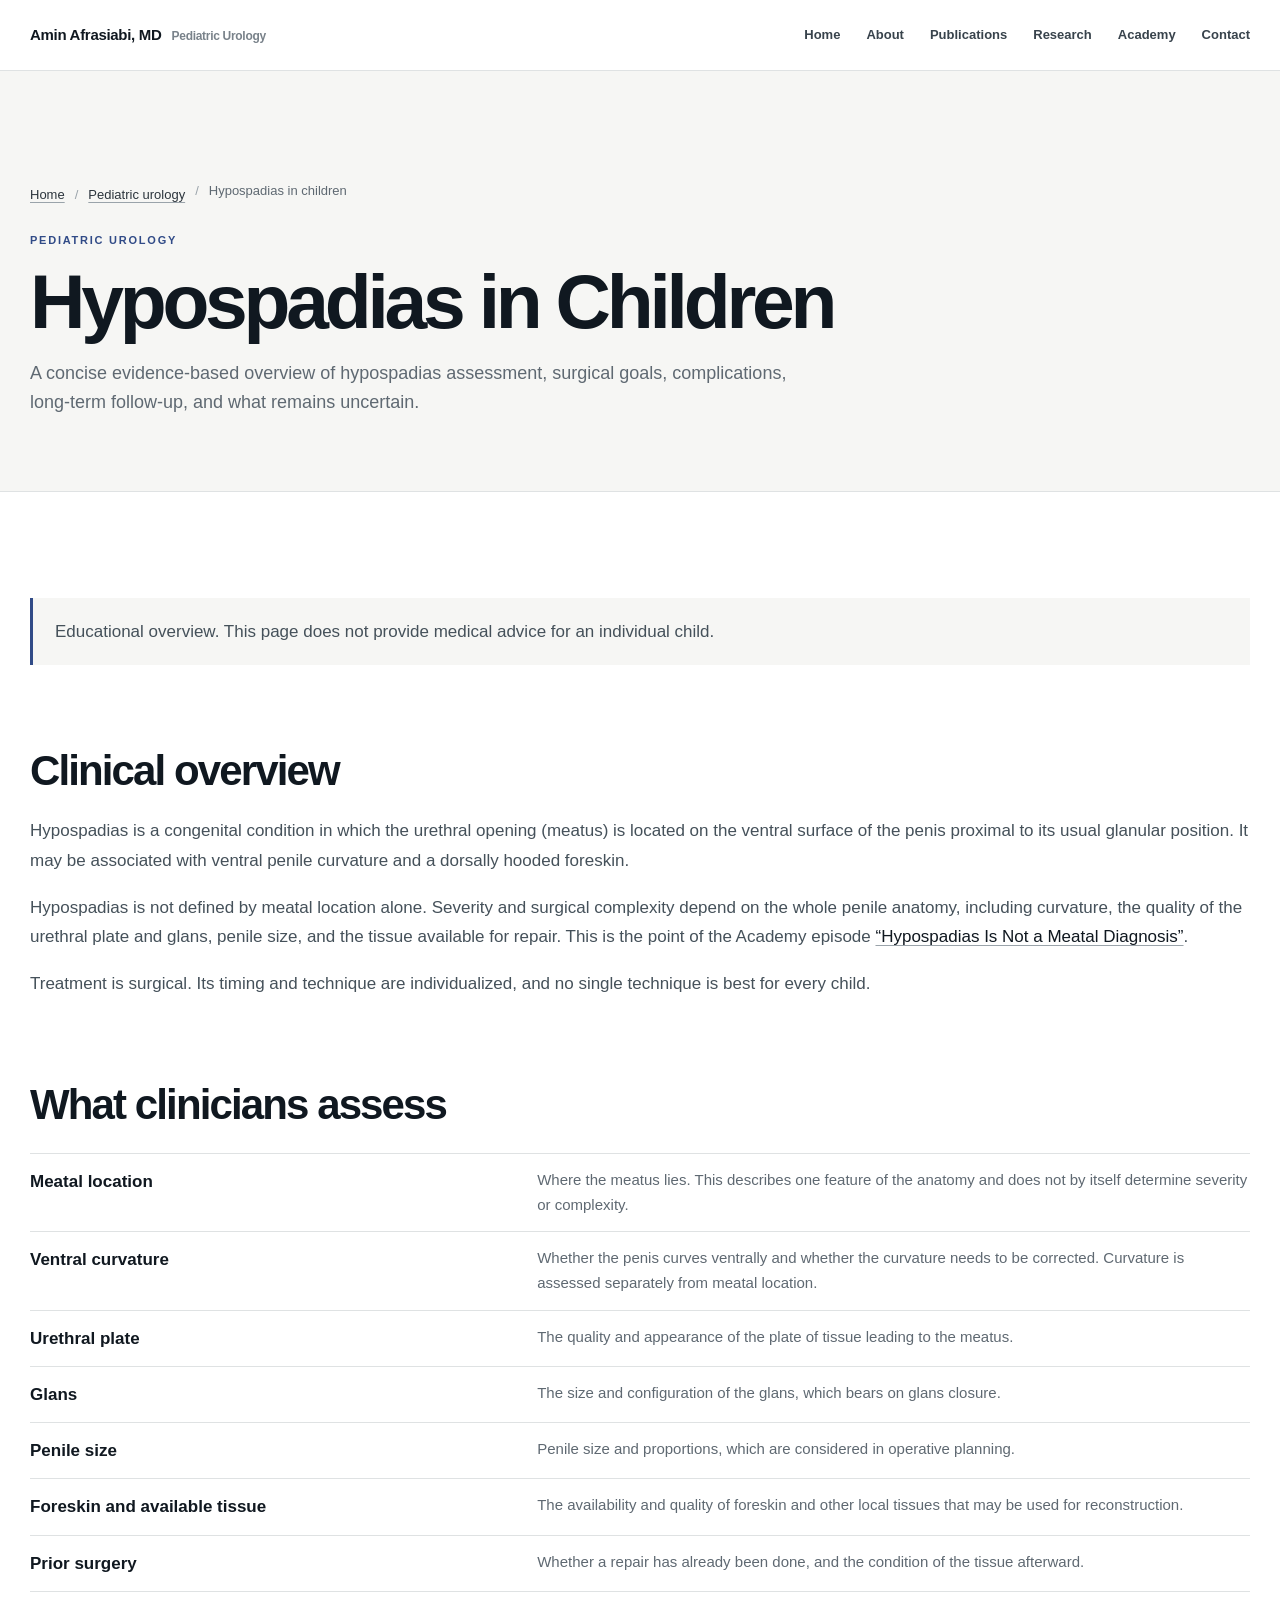
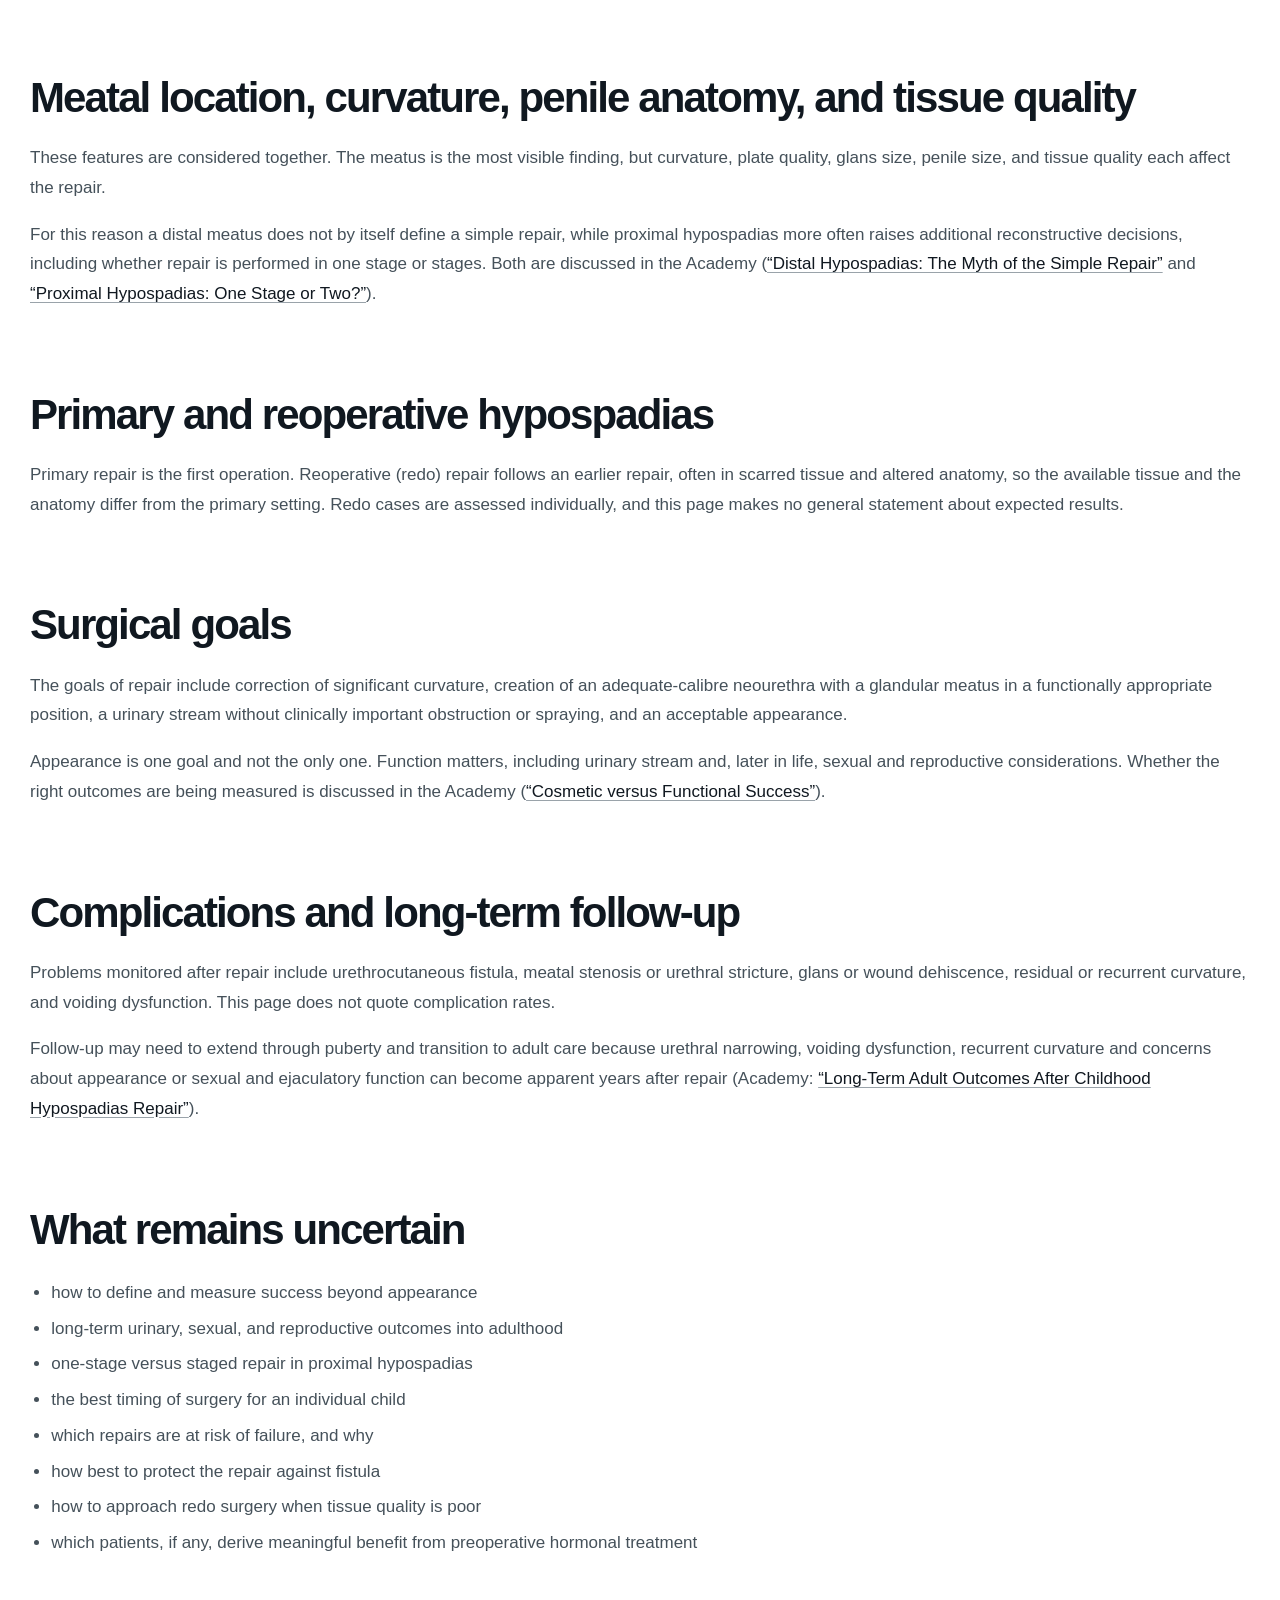
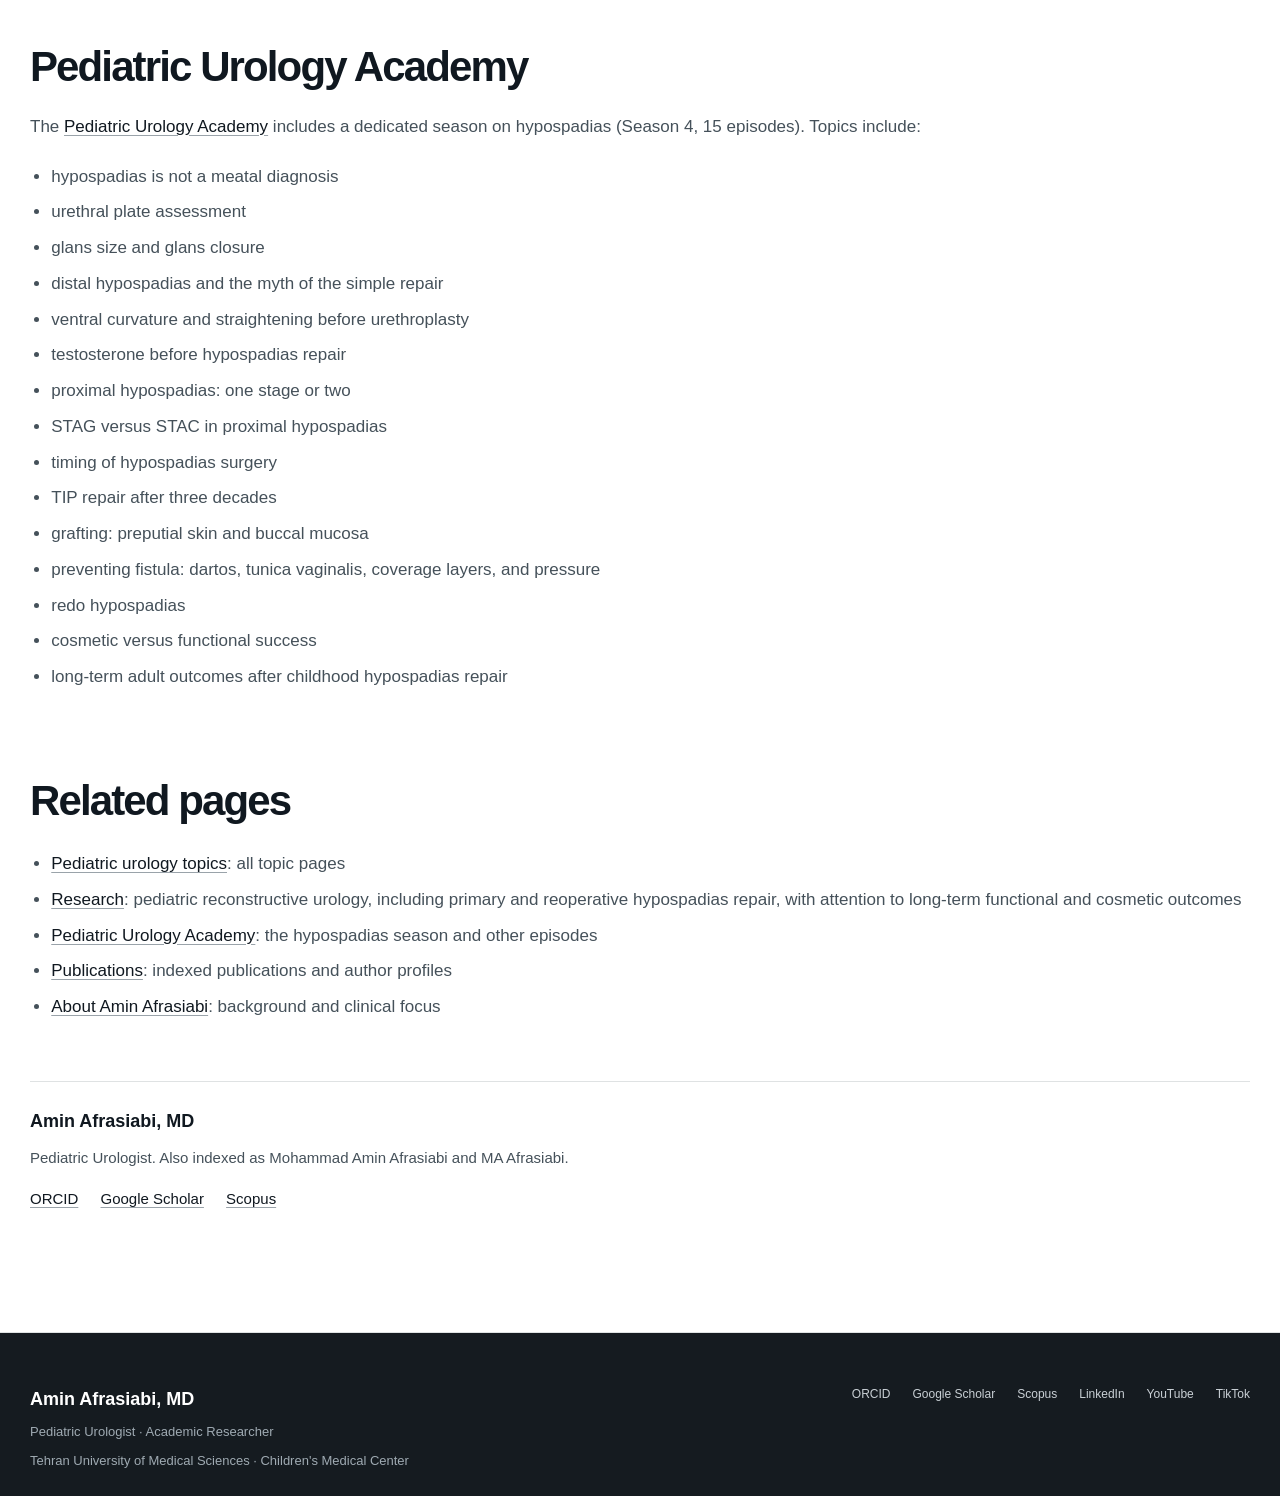
<file: pediatric-urology/hypospadias/index.html>
<!DOCTYPE html>

<html lang="en">
<head>
<meta charset="utf-8"/>
<meta content="width=device-width,initial-scale=1" name="viewport"/>
<title>Pediatric Hypospadias | Amin Afrasiabi, MD</title>
<meta content="Pediatric hypospadias: meatal location, curvature, tissue quality, primary and redo repair, functional outcomes and uncertainty, by Amin Afrasiabi, MD." name="description"/>
<meta content="Amin Afrasiabi, MD" name="author"/>
<meta content="index,follow,max-image-preview:large" name="robots"/>
<link href="https://aminafrasiabi.com/pediatric-urology/hypospadias/" rel="canonical"/>
<link href="/favicon.svg" rel="icon" type="image/svg+xml"/>
<link href="/assets/apple-touch-icon.png" rel="apple-touch-icon"/>
<link href="/site.webmanifest" rel="manifest"/>
<meta content="#102335" name="theme-color"/>
<meta content="article" property="og:type"/>
<meta content="Pediatric Hypospadias | Amin Afrasiabi, MD" property="og:title"/>
<meta content="Pediatric hypospadias: meatal location, curvature, tissue quality, primary and redo repair, functional outcomes and uncertainty, by Amin Afrasiabi, MD." property="og:description"/>
<meta content="https://aminafrasiabi.com/pediatric-urology/hypospadias/" property="og:url"/>
<meta content="Amin Afrasiabi, MD" property="og:site_name"/>
<meta content="https://aminafrasiabi.com/assets/amin-afrasiabi-portrait.jpg" property="og:image"/>
<meta content="summary_large_image" name="twitter:card"/>
<meta content="Pediatric Hypospadias | Amin Afrasiabi, MD" name="twitter:title"/>
<meta content="Pediatric hypospadias: meatal location, curvature, tissue quality, primary and redo repair, functional outcomes and uncertainty, by Amin Afrasiabi, MD." name="twitter:description"/>
<meta content="https://aminafrasiabi.com/assets/amin-afrasiabi-portrait.jpg" name="twitter:image"/>
<link href="/assets/styles.css" rel="stylesheet"/>
<script type="application/ld+json">{"@context":"https://schema.org","@graph":[{"@type":"WebPage","@id":"https://aminafrasiabi.com/pediatric-urology/hypospadias/#page","url":"https://aminafrasiabi.com/pediatric-urology/hypospadias/","name":"Pediatric Hypospadias | Amin Afrasiabi, MD","description":"Pediatric hypospadias: meatal location, curvature, tissue quality, primary and redo repair, functional outcomes and uncertainty, by Amin Afrasiabi, MD.","inLanguage":"en","about":{"@type":"Thing","name":"Hypospadias in children"},"author":{"@id":"https://aminafrasiabi.com/#person"},"isPartOf":{"@id":"https://aminafrasiabi.com/#website"},"breadcrumb":{"@id":"https://aminafrasiabi.com/pediatric-urology/hypospadias/#breadcrumb"}},{"@type":"BreadcrumbList","@id":"https://aminafrasiabi.com/pediatric-urology/hypospadias/#breadcrumb","itemListElement":[{"@type":"ListItem","position":1,"name":"Home","item":"https://aminafrasiabi.com/"},{"@type":"ListItem","position":2,"name":"Pediatric urology","item":"https://aminafrasiabi.com/pediatric-urology/"},{"@type":"ListItem","position":3,"name":"Hypospadias in children","item":"https://aminafrasiabi.com/pediatric-urology/hypospadias/"}]},{"@type":"Person","@id":"https://aminafrasiabi.com/#person","name":"Amin Afrasiabi","alternateName":["Mohammad Amin Afrasiabi","MA Afrasiabi"],"url":"https://aminafrasiabi.com/"}]}</script></head>
<body>
<a class="skip-link" href="#main">Skip to content</a>
<header class="site-header"><div class="container nav">
<a class="brand" href="/"><span>Amin Afrasiabi, MD</span><small>Pediatric Urology</small></a>
<button aria-expanded="false" aria-label="Open navigation" class="nav-toggle" type="button"><span></span><span></span></button>
<nav aria-label="Primary" class="nav-links">
<a href="/">Home</a>
<a href="/about/">About</a>
<a href="/publications/">Publications</a>
<a href="/research/">Research</a>
<a href="/academy/">Academy</a>
<a href="/contact/">Contact</a>
</nav>
</div></header>
<main id="main">
<section class="page-hero"><div class="container">
<nav aria-label="Breadcrumb" class="breadcrumb"><ol>
<li><a href="/">Home</a></li>
<li><a href="/pediatric-urology/">Pediatric urology</a></li>
<li aria-current="page">Hypospadias in children</li>
</ol></nav>
<div class="kicker">Pediatric urology</div>
<h1>Hypospadias in Children</h1>
<p>A concise evidence-based overview of hypospadias assessment, surgical goals, complications, long-term follow-up, and what remains uncertain.</p>
</div></section>
<section class="section"><div class="container prose">
<div class="notice">Educational overview. This page does not provide medical advice for an individual child.</div>

<h2 id="overview">Clinical overview</h2>
<p>Hypospadias is a congenital condition in which the urethral opening (meatus) is located on the ventral surface of the penis proximal to its usual glanular position. It may be associated with ventral penile curvature and a dorsally hooded foreskin.</p>
<p>Hypospadias is not defined by meatal location alone. Severity and surgical complexity depend on the whole penile anatomy, including curvature, the quality of the urethral plate and glans, penile size, and the tissue available for repair. This is the point of the Academy episode <a class="text-link" href="/academy/#episodes">&ldquo;Hypospadias Is Not a Meatal Diagnosis&rdquo;</a>.</p>
<p>Treatment is surgical. Its timing and technique are individualized, and no single technique is best for every child.</p>

<h2 id="assess">What clinicians assess</h2>
<dl class="topic-dl">
<div><dt>Meatal location</dt><dd>Where the meatus lies. This describes one feature of the anatomy and does not by itself determine severity or complexity.</dd></div>
<div><dt>Ventral curvature</dt><dd>Whether the penis curves ventrally and whether the curvature needs to be corrected. Curvature is assessed separately from meatal location.</dd></div>
<div><dt>Urethral plate</dt><dd>The quality and appearance of the plate of tissue leading to the meatus.</dd></div>
<div><dt>Glans</dt><dd>The size and configuration of the glans, which bears on glans closure.</dd></div>
<div><dt>Penile size</dt><dd>Penile size and proportions, which are considered in operative planning.</dd></div>
<div><dt>Foreskin and available tissue</dt><dd>The availability and quality of foreskin and other local tissues that may be used for reconstruction.</dd></div>
<div><dt>Prior surgery</dt><dd>Whether a repair has already been done, and the condition of the tissue afterward.</dd></div>
</dl>

<h2 id="anatomy">Meatal location, curvature, penile anatomy, and tissue quality</h2>
<p>These features are considered together. The meatus is the most visible finding, but curvature, plate quality, glans size, penile size, and tissue quality each affect the repair.</p>
<p>For this reason a distal meatus does not by itself define a simple repair, while proximal hypospadias more often raises additional reconstructive decisions, including whether repair is performed in one stage or stages. Both are discussed in the Academy (<a class="text-link" href="/academy/#episodes">&ldquo;Distal Hypospadias: The Myth of the Simple Repair&rdquo;</a> and <a class="text-link" href="/academy/#episodes">&ldquo;Proximal Hypospadias: One Stage or Two?&rdquo;</a>).</p>

<h2 id="primary-redo">Primary and reoperative hypospadias</h2>
<p>Primary repair is the first operation. Reoperative (redo) repair follows an earlier repair, often in scarred tissue and altered anatomy, so the available tissue and the anatomy differ from the primary setting. Redo cases are assessed individually, and this page makes no general statement about expected results.</p>

<h2 id="goals">Surgical goals</h2>
<p>The goals of repair include correction of significant curvature, creation of an adequate-calibre neourethra with a glandular meatus in a functionally appropriate position, a urinary stream without clinically important obstruction or spraying, and an acceptable appearance.</p>
<p>Appearance is one goal and not the only one. Function matters, including urinary stream and, later in life, sexual and reproductive considerations. Whether the right outcomes are being measured is discussed in the Academy (<a class="text-link" href="/academy/#episodes">&ldquo;Cosmetic versus Functional Success&rdquo;</a>).</p>

<h2 id="complications">Complications and long-term follow-up</h2>
<p>Problems monitored after repair include urethrocutaneous fistula, meatal stenosis or urethral stricture, glans or wound dehiscence, residual or recurrent curvature, and voiding dysfunction. This page does not quote complication rates.</p>
<p>Follow-up may need to extend through puberty and transition to adult care because urethral narrowing, voiding dysfunction, recurrent curvature and concerns about appearance or sexual and ejaculatory function can become apparent years after repair (Academy: <a class="text-link" href="/academy/#episodes">&ldquo;Long-Term Adult Outcomes After Childhood Hypospadias Repair&rdquo;</a>).</p>

<h2 id="uncertainty">What remains uncertain</h2>
<ul class="topic-list">
<li>how to define and measure success beyond appearance</li>
<li>long-term urinary, sexual, and reproductive outcomes into adulthood</li>
<li>one-stage versus staged repair in proximal hypospadias</li>
<li>the best timing of surgery for an individual child</li>
<li>which repairs are at risk of failure, and why</li>
<li>how best to protect the repair against fistula</li>
<li>how to approach redo surgery when tissue quality is poor</li>
<li>which patients, if any, derive meaningful benefit from preoperative hormonal treatment</li>
</ul>

<h2 id="academy">Pediatric Urology Academy</h2>
<p>The <a class="text-link" href="/academy/#episodes">Pediatric Urology Academy</a> includes a dedicated season on hypospadias (Season 4, 15 episodes). Topics include:</p>
<ul class="topic-list">
<li>hypospadias is not a meatal diagnosis</li>
<li>urethral plate assessment</li>
<li>glans size and glans closure</li>
<li>distal hypospadias and the myth of the simple repair</li>
<li>ventral curvature and straightening before urethroplasty</li>
<li>testosterone before hypospadias repair</li>
<li>proximal hypospadias: one stage or two</li>
<li>STAG versus STAC in proximal hypospadias</li>
<li>timing of hypospadias surgery</li>
<li>TIP repair after three decades</li>
<li>grafting: preputial skin and buccal mucosa</li>
<li>preventing fistula: dartos, tunica vaginalis, coverage layers, and pressure</li>
<li>redo hypospadias</li>
<li>cosmetic versus functional success</li>
<li>long-term adult outcomes after childhood hypospadias repair</li>
</ul>

<h2 id="related">Related pages</h2>
<ul class="topic-list">
<li><a class="text-link" href="/pediatric-urology/">Pediatric urology topics</a>: all topic pages</li>
<li><a class="text-link" href="/research/">Research</a>: pediatric reconstructive urology, including primary and reoperative hypospadias repair, with attention to long-term functional and cosmetic outcomes</li>
<li><a class="text-link" href="/academy/#episodes">Pediatric Urology Academy</a>: the hypospadias season and other episodes</li>
<li><a class="text-link" href="/publications/">Publications</a>: indexed publications and author profiles</li>
<li><a class="text-link" href="/about/">About Amin Afrasiabi</a>: background and clinical focus</li>
</ul>

<aside class="topic-author" aria-label="About the author">
<p class="topic-author-name">Amin Afrasiabi, MD</p>
<p>Pediatric Urologist. Also indexed as Mohammad Amin Afrasiabi and MA Afrasiabi.</p>
<p class="topic-author-links"><a class="text-link" href="https://orcid.org/0000-0002-0196-5432" rel="me noopener" target="_blank">ORCID</a> <a class="text-link" href="https://scholar.google.com/citations?user=6bQ-_7kAAAAJ" rel="me noopener" target="_blank">Google Scholar</a> <a class="text-link" href="https://www.scopus.com/authid/detail.uri?authorId=26026772600" rel="me noopener" target="_blank">Scopus</a></p>
</aside>
</div></section>
</main>


<footer class="footer">
<div class="container footer-grid">
<div>
<div class="footer-title">Amin Afrasiabi, MD</div>
<p>Pediatric Urologist · Academic Researcher</p>
<p>Tehran University of Medical Sciences · Children's Medical Center</p>
</div>
<div class="footer-links">
<a href="https://orcid.org/0000-0002-0196-5432" rel="me noopener" target="_blank">ORCID</a>
<a href="https://scholar.google.com/citations?user=6bQ-_7kAAAAJ" rel="me noopener" target="_blank">Google Scholar</a>
<a href="https://www.scopus.com/authid/detail.uri?authorId=26026772600" rel="me noopener" target="_blank">Scopus</a>
<a href="https://www.linkedin.com/in/aminafrasiabi/" rel="me noopener" target="_blank">LinkedIn</a>
<a href="https://www.youtube.com/@PediatricUrologyAcademy" rel="me noopener" target="_blank">YouTube</a>
<a href="https://www.tiktok.com/@draminafrasiabi" rel="me noopener" target="_blank">TikTok</a>
</div>
</div>
</footer>
<script defer="" src="/assets/script.js"></script>
</body>
</html>
</file>
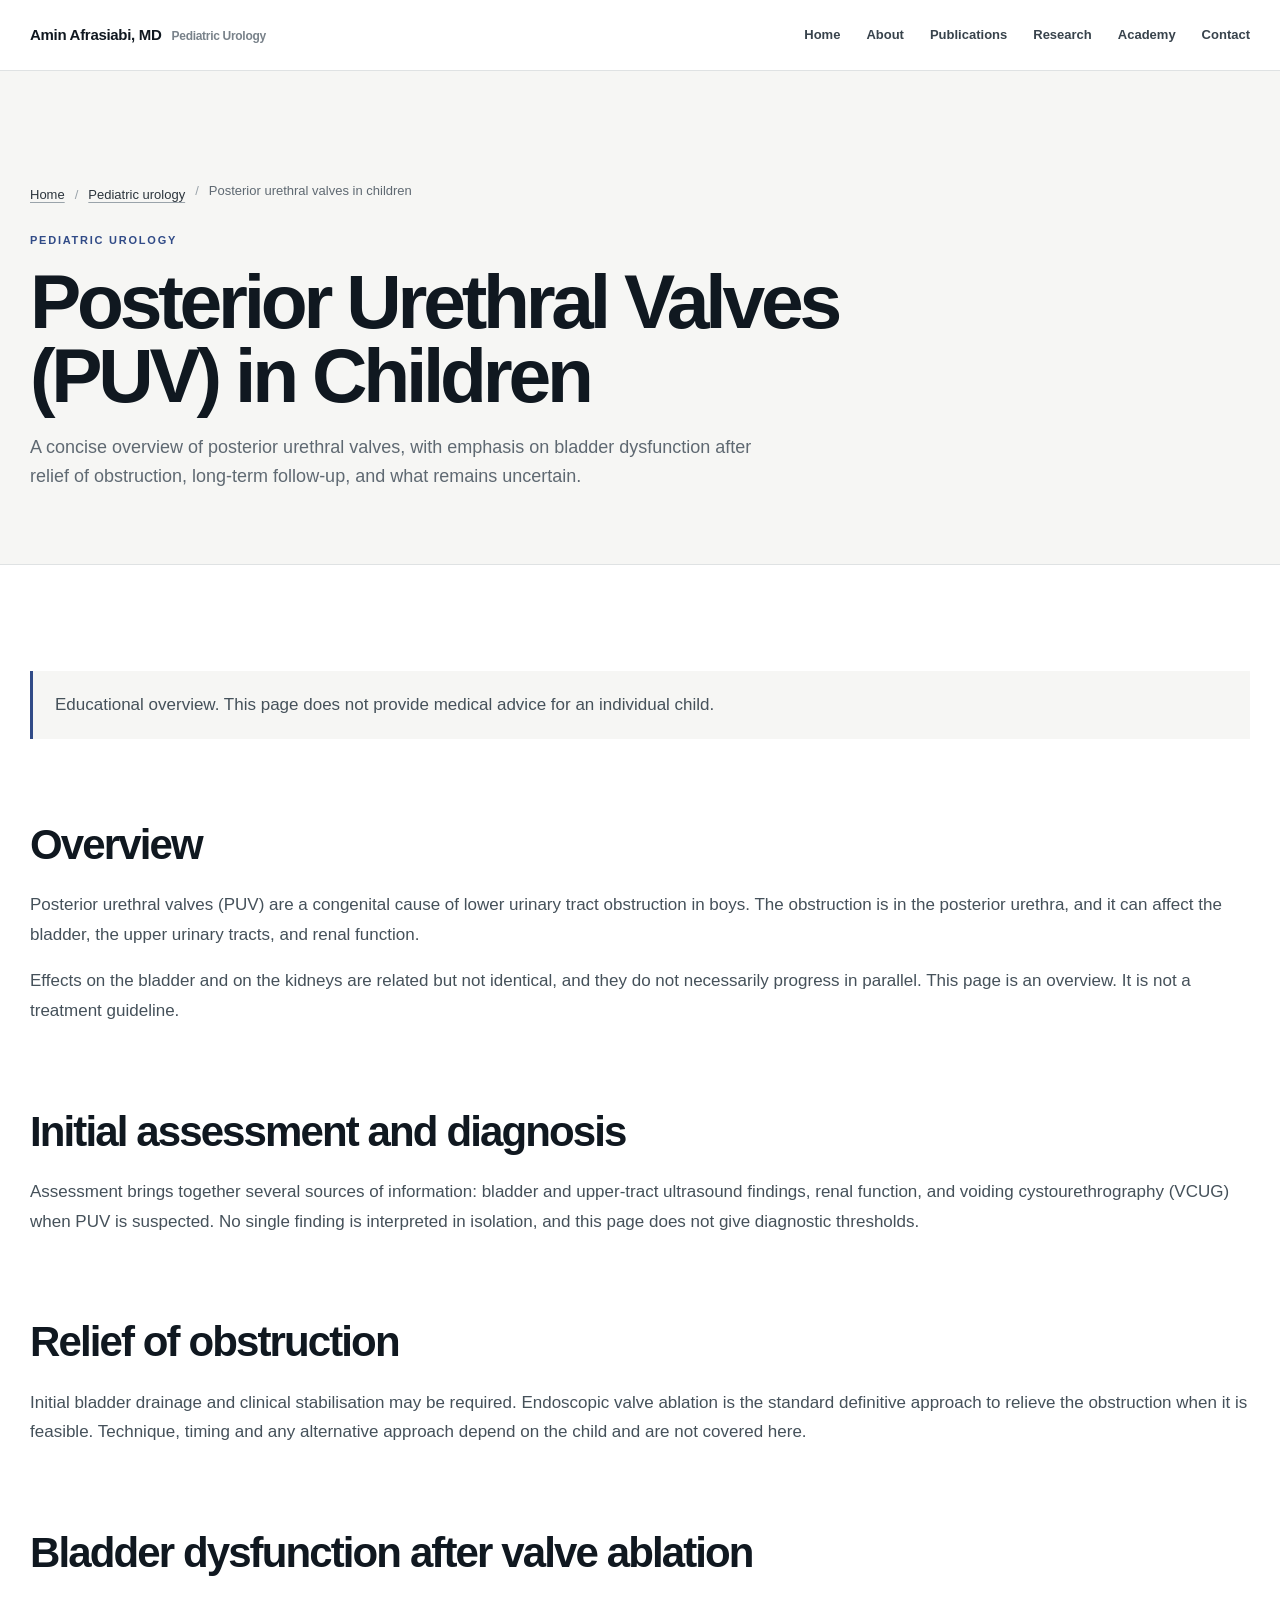
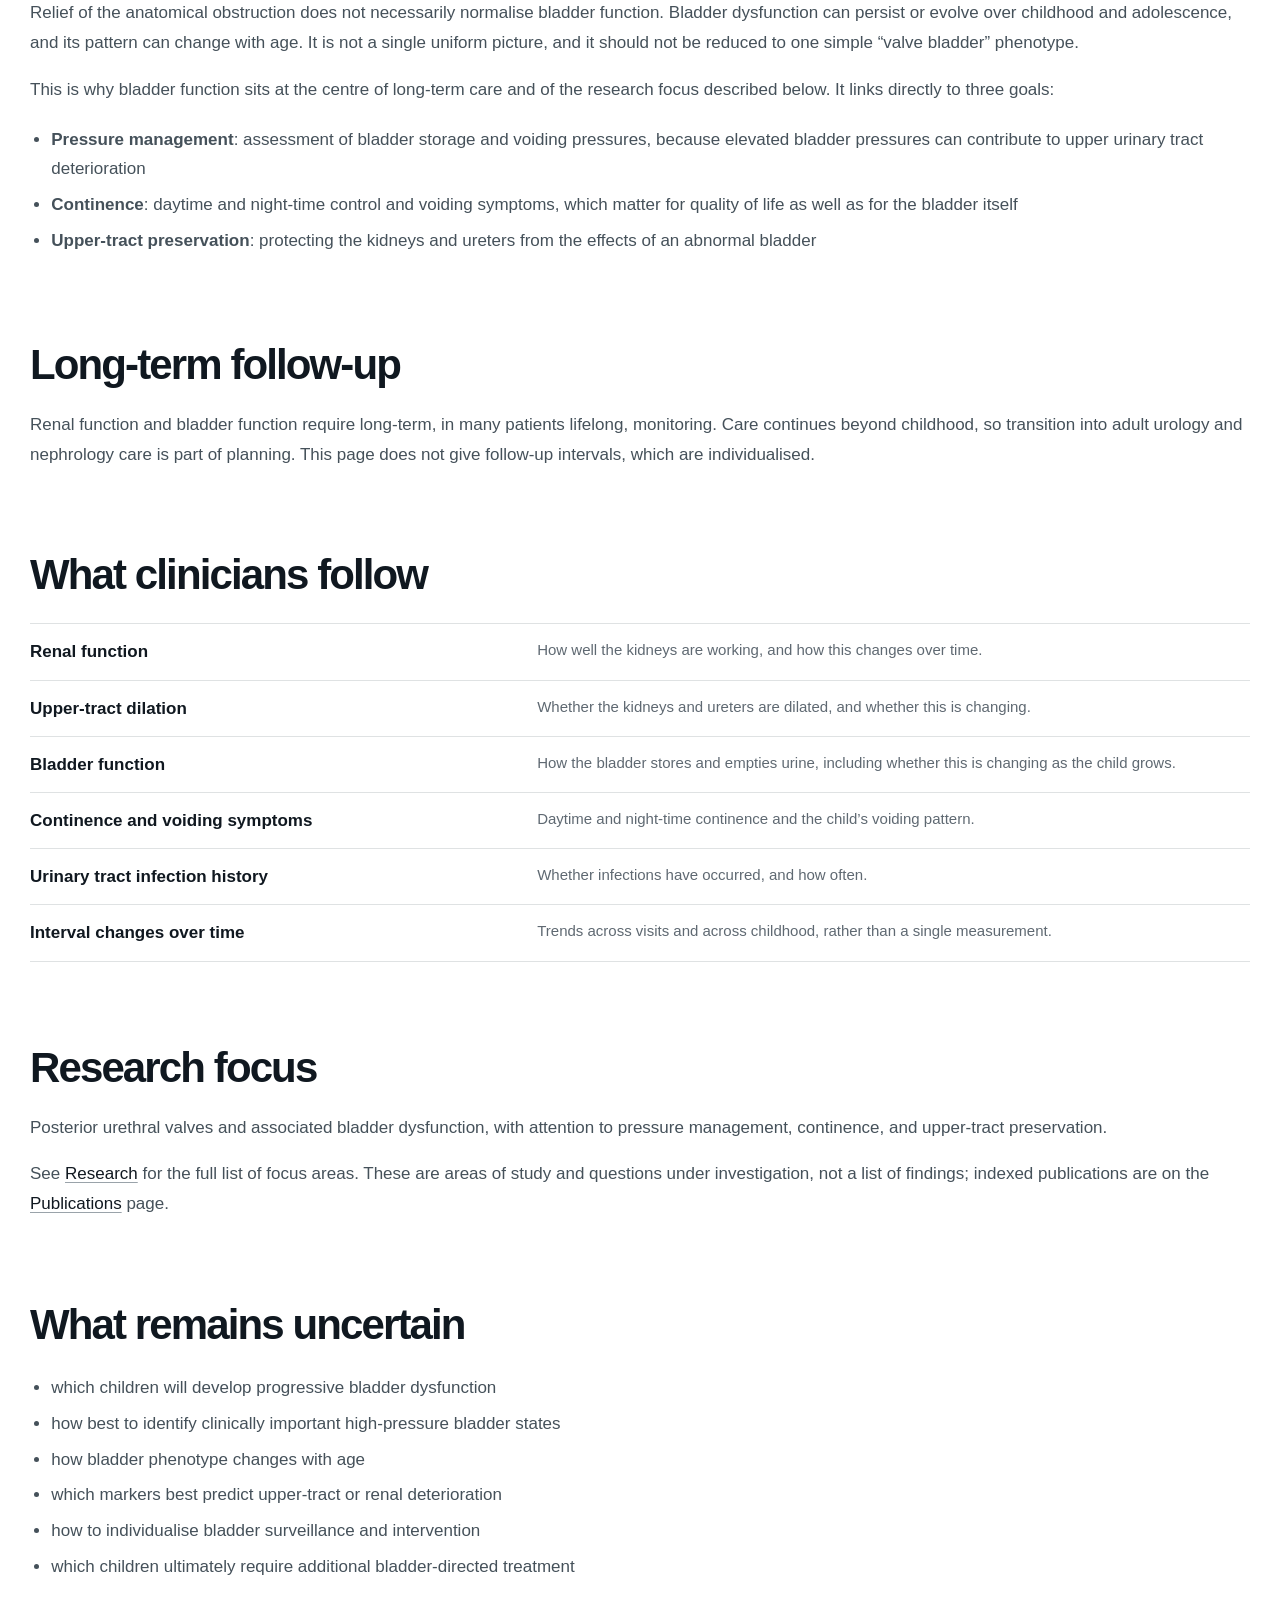
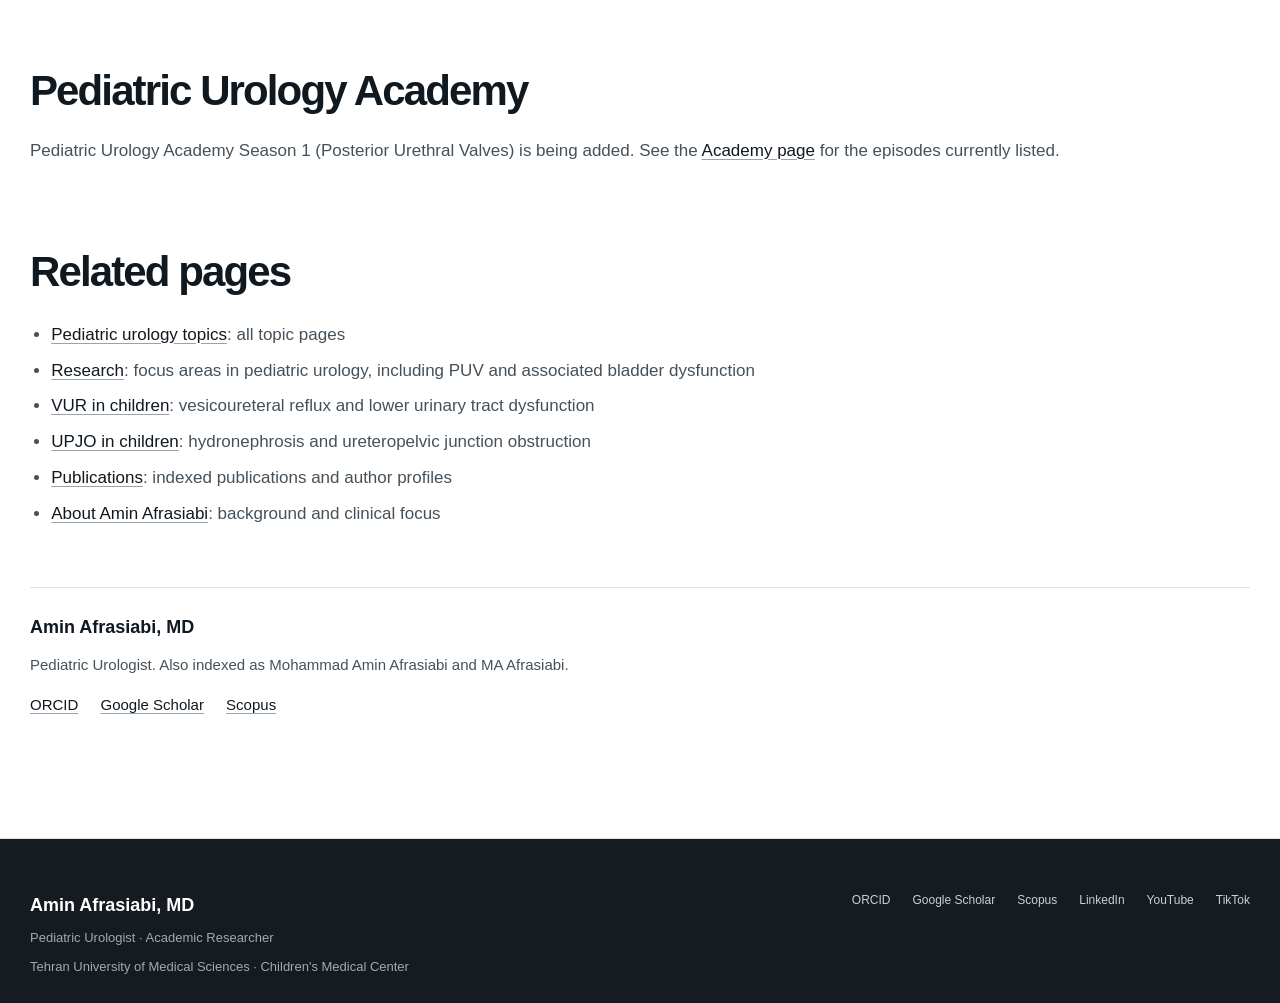
<file: pediatric-urology/puv/index.html>
<!DOCTYPE html>

<html lang="en">
<head>
<meta charset="utf-8"/>
<meta content="width=device-width,initial-scale=1" name="viewport"/>
<title>Posterior Urethral Valves (PUV) in Children | Amin Afrasiabi, MD</title>
<meta content="Posterior urethral valves in children: an overview of bladder dysfunction, pressure management, continence and upper-tract preservation, by Amin Afrasiabi, MD." name="description"/>
<meta content="Amin Afrasiabi, MD" name="author"/>
<meta content="index,follow,max-image-preview:large" name="robots"/>
<link href="https://aminafrasiabi.com/pediatric-urology/puv/" rel="canonical"/>
<link href="/favicon.svg" rel="icon" type="image/svg+xml"/>
<link href="/assets/apple-touch-icon.png" rel="apple-touch-icon"/>
<link href="/site.webmanifest" rel="manifest"/>
<meta content="#102335" name="theme-color"/>
<meta content="article" property="og:type"/>
<meta content="Posterior Urethral Valves (PUV) in Children | Amin Afrasiabi, MD" property="og:title"/>
<meta content="Posterior urethral valves in children: an overview of bladder dysfunction, pressure management, continence and upper-tract preservation, by Amin Afrasiabi, MD." property="og:description"/>
<meta content="https://aminafrasiabi.com/pediatric-urology/puv/" property="og:url"/>
<meta content="Amin Afrasiabi, MD" property="og:site_name"/>
<meta content="https://aminafrasiabi.com/assets/amin-afrasiabi-portrait.jpg" property="og:image"/>
<meta content="summary_large_image" name="twitter:card"/>
<meta content="Posterior Urethral Valves (PUV) in Children | Amin Afrasiabi, MD" name="twitter:title"/>
<meta content="Posterior urethral valves in children: an overview of bladder dysfunction, pressure management, continence and upper-tract preservation, by Amin Afrasiabi, MD." name="twitter:description"/>
<meta content="https://aminafrasiabi.com/assets/amin-afrasiabi-portrait.jpg" name="twitter:image"/>
<link href="/assets/styles.css" rel="stylesheet"/>
<script type="application/ld+json">{"@context":"https://schema.org","@graph":[{"@type":"WebPage","@id":"https://aminafrasiabi.com/pediatric-urology/puv/#page","url":"https://aminafrasiabi.com/pediatric-urology/puv/","name":"Posterior Urethral Valves (PUV) in Children | Amin Afrasiabi, MD","description":"Posterior urethral valves in children: an overview of bladder dysfunction, pressure management, continence and upper-tract preservation, by Amin Afrasiabi, MD.","inLanguage":"en","about":{"@type":"Thing","name":"Posterior urethral valves in children"},"author":{"@id":"https://aminafrasiabi.com/#person"},"isPartOf":{"@id":"https://aminafrasiabi.com/#website"},"breadcrumb":{"@id":"https://aminafrasiabi.com/pediatric-urology/puv/#breadcrumb"}},{"@type":"BreadcrumbList","@id":"https://aminafrasiabi.com/pediatric-urology/puv/#breadcrumb","itemListElement":[{"@type":"ListItem","position":1,"name":"Home","item":"https://aminafrasiabi.com/"},{"@type":"ListItem","position":2,"name":"Pediatric urology","item":"https://aminafrasiabi.com/pediatric-urology/"},{"@type":"ListItem","position":3,"name":"Posterior urethral valves in children","item":"https://aminafrasiabi.com/pediatric-urology/puv/"}]},{"@type":"Person","@id":"https://aminafrasiabi.com/#person","name":"Amin Afrasiabi","alternateName":["Mohammad Amin Afrasiabi","MA Afrasiabi"],"url":"https://aminafrasiabi.com/"}]}</script></head>
<body>
<a class="skip-link" href="#main">Skip to content</a>
<header class="site-header"><div class="container nav">
<a class="brand" href="/"><span>Amin Afrasiabi, MD</span><small>Pediatric Urology</small></a>
<button aria-expanded="false" aria-label="Open navigation" class="nav-toggle" type="button"><span></span><span></span></button>
<nav aria-label="Primary" class="nav-links">
<a href="/">Home</a>
<a href="/about/">About</a>
<a href="/publications/">Publications</a>
<a href="/research/">Research</a>
<a href="/academy/">Academy</a>
<a href="/contact/">Contact</a>
</nav>
</div></header>
<main id="main">
<section class="page-hero"><div class="container">
<nav aria-label="Breadcrumb" class="breadcrumb"><ol>
<li><a href="/">Home</a></li>
<li><a href="/pediatric-urology/">Pediatric urology</a></li>
<li aria-current="page">Posterior urethral valves in children</li>
</ol></nav>
<div class="kicker">Pediatric urology</div>
<h1>Posterior Urethral Valves (PUV) in Children</h1>
<p>A concise overview of posterior urethral valves, with emphasis on bladder dysfunction after relief of obstruction, long-term follow-up, and what remains uncertain.</p>
</div></section>
<section class="section"><div class="container prose">
<div class="notice">Educational overview. This page does not provide medical advice for an individual child.</div>

<h2 id="overview">Overview</h2>
<p>Posterior urethral valves (PUV) are a congenital cause of lower urinary tract obstruction in boys. The obstruction is in the posterior urethra, and it can affect the bladder, the upper urinary tracts, and renal function.</p>
<p>Effects on the bladder and on the kidneys are related but not identical, and they do not necessarily progress in parallel. This page is an overview. It is not a treatment guideline.</p>

<h2 id="assessment">Initial assessment and diagnosis</h2>
<p>Assessment brings together several sources of information: bladder and upper-tract ultrasound findings, renal function, and voiding cystourethrography (VCUG) when PUV is suspected. No single finding is interpreted in isolation, and this page does not give diagnostic thresholds.</p>

<h2 id="obstruction">Relief of obstruction</h2>
<p>Initial bladder drainage and clinical stabilisation may be required. Endoscopic valve ablation is the standard definitive approach to relieve the obstruction when it is feasible. Technique, timing and any alternative approach depend on the child and are not covered here.</p>

<h2 id="bladder">Bladder dysfunction after valve ablation</h2>
<p>Relief of the anatomical obstruction does not necessarily normalise bladder function. Bladder dysfunction can persist or evolve over childhood and adolescence, and its pattern can change with age. It is not a single uniform picture, and it should not be reduced to one simple &ldquo;valve bladder&rdquo; phenotype.</p>
<p>This is why bladder function sits at the centre of long-term care and of the research focus described below. It links directly to three goals:</p>
<ul class="topic-list">
<li><strong>Pressure management</strong>: assessment of bladder storage and voiding pressures, because elevated bladder pressures can contribute to upper urinary tract deterioration</li>
<li><strong>Continence</strong>: daytime and night-time control and voiding symptoms, which matter for quality of life as well as for the bladder itself</li>
<li><strong>Upper-tract preservation</strong>: protecting the kidneys and ureters from the effects of an abnormal bladder</li>
</ul>

<h2 id="followup">Long-term follow-up</h2>
<p>Renal function and bladder function require long-term, in many patients lifelong, monitoring. Care continues beyond childhood, so transition into adult urology and nephrology care is part of planning. This page does not give follow-up intervals, which are individualised.</p>

<h2 id="assess">What clinicians follow</h2>
<dl class="topic-dl">
<div><dt>Renal function</dt><dd>How well the kidneys are working, and how this changes over time.</dd></div>
<div><dt>Upper-tract dilation</dt><dd>Whether the kidneys and ureters are dilated, and whether this is changing.</dd></div>
<div><dt>Bladder function</dt><dd>How the bladder stores and empties urine, including whether this is changing as the child grows.</dd></div>
<div><dt>Continence and voiding symptoms</dt><dd>Daytime and night-time continence and the child&rsquo;s voiding pattern.</dd></div>
<div><dt>Urinary tract infection history</dt><dd>Whether infections have occurred, and how often.</dd></div>
<div><dt>Interval changes over time</dt><dd>Trends across visits and across childhood, rather than a single measurement.</dd></div>
</dl>

<h2 id="research">Research focus</h2>
<p>Posterior urethral valves and associated bladder dysfunction, with attention to pressure management, continence, and upper-tract preservation.</p>
<p>See <a class="text-link" href="/research/">Research</a> for the full list of focus areas. These are areas of study and questions under investigation, not a list of findings; indexed publications are on the <a class="text-link" href="/publications/">Publications</a> page.</p>

<h2 id="uncertainty">What remains uncertain</h2>
<ul class="topic-list">
<li>which children will develop progressive bladder dysfunction</li>
<li>how best to identify clinically important high-pressure bladder states</li>
<li>how bladder phenotype changes with age</li>
<li>which markers best predict upper-tract or renal deterioration</li>
<li>how to individualise bladder surveillance and intervention</li>
<li>which children ultimately require additional bladder-directed treatment</li>
</ul>

<h2 id="academy">Pediatric Urology Academy</h2>
<p>Pediatric Urology Academy Season 1 (Posterior Urethral Valves) is being added. See the <a class="text-link" href="/academy/">Academy page</a> for the episodes currently listed.</p>

<h2 id="related">Related pages</h2>
<ul class="topic-list">
<li><a class="text-link" href="/pediatric-urology/">Pediatric urology topics</a>: all topic pages</li>
<li><a class="text-link" href="/research/">Research</a>: focus areas in pediatric urology, including PUV and associated bladder dysfunction</li>
<li><a class="text-link" href="/pediatric-urology/vur/">VUR in children</a>: vesicoureteral reflux and lower urinary tract dysfunction</li>
<li><a class="text-link" href="/pediatric-urology/upjo/">UPJO in children</a>: hydronephrosis and ureteropelvic junction obstruction</li>
<li><a class="text-link" href="/publications/">Publications</a>: indexed publications and author profiles</li>
<li><a class="text-link" href="/about/">About Amin Afrasiabi</a>: background and clinical focus</li>
</ul>

<aside class="topic-author" aria-label="About the author">
<p class="topic-author-name">Amin Afrasiabi, MD</p>
<p>Pediatric Urologist. Also indexed as Mohammad Amin Afrasiabi and MA Afrasiabi.</p>
<p class="topic-author-links"><a class="text-link" href="https://orcid.org/0000-0002-0196-5432" rel="me noopener" target="_blank">ORCID</a> <a class="text-link" href="https://scholar.google.com/citations?user=6bQ-_7kAAAAJ" rel="me noopener" target="_blank">Google Scholar</a> <a class="text-link" href="https://www.scopus.com/authid/detail.uri?authorId=26026772600" rel="me noopener" target="_blank">Scopus</a></p>
</aside>
</div></section>
</main>


<footer class="footer">
<div class="container footer-grid">
<div>
<div class="footer-title">Amin Afrasiabi, MD</div>
<p>Pediatric Urologist · Academic Researcher</p>
<p>Tehran University of Medical Sciences · Children's Medical Center</p>
</div>
<div class="footer-links">
<a href="https://orcid.org/0000-0002-0196-5432" rel="me noopener" target="_blank">ORCID</a>
<a href="https://scholar.google.com/citations?user=6bQ-_7kAAAAJ" rel="me noopener" target="_blank">Google Scholar</a>
<a href="https://www.scopus.com/authid/detail.uri?authorId=26026772600" rel="me noopener" target="_blank">Scopus</a>
<a href="https://www.linkedin.com/in/aminafrasiabi/" rel="me noopener" target="_blank">LinkedIn</a>
<a href="https://www.youtube.com/@PediatricUrologyAcademy" rel="me noopener" target="_blank">YouTube</a>
<a href="https://www.tiktok.com/@draminafrasiabi" rel="me noopener" target="_blank">TikTok</a>
</div>
</div>
</footer>
<script defer="" src="/assets/script.js"></script>
</body>
</html>
</file>
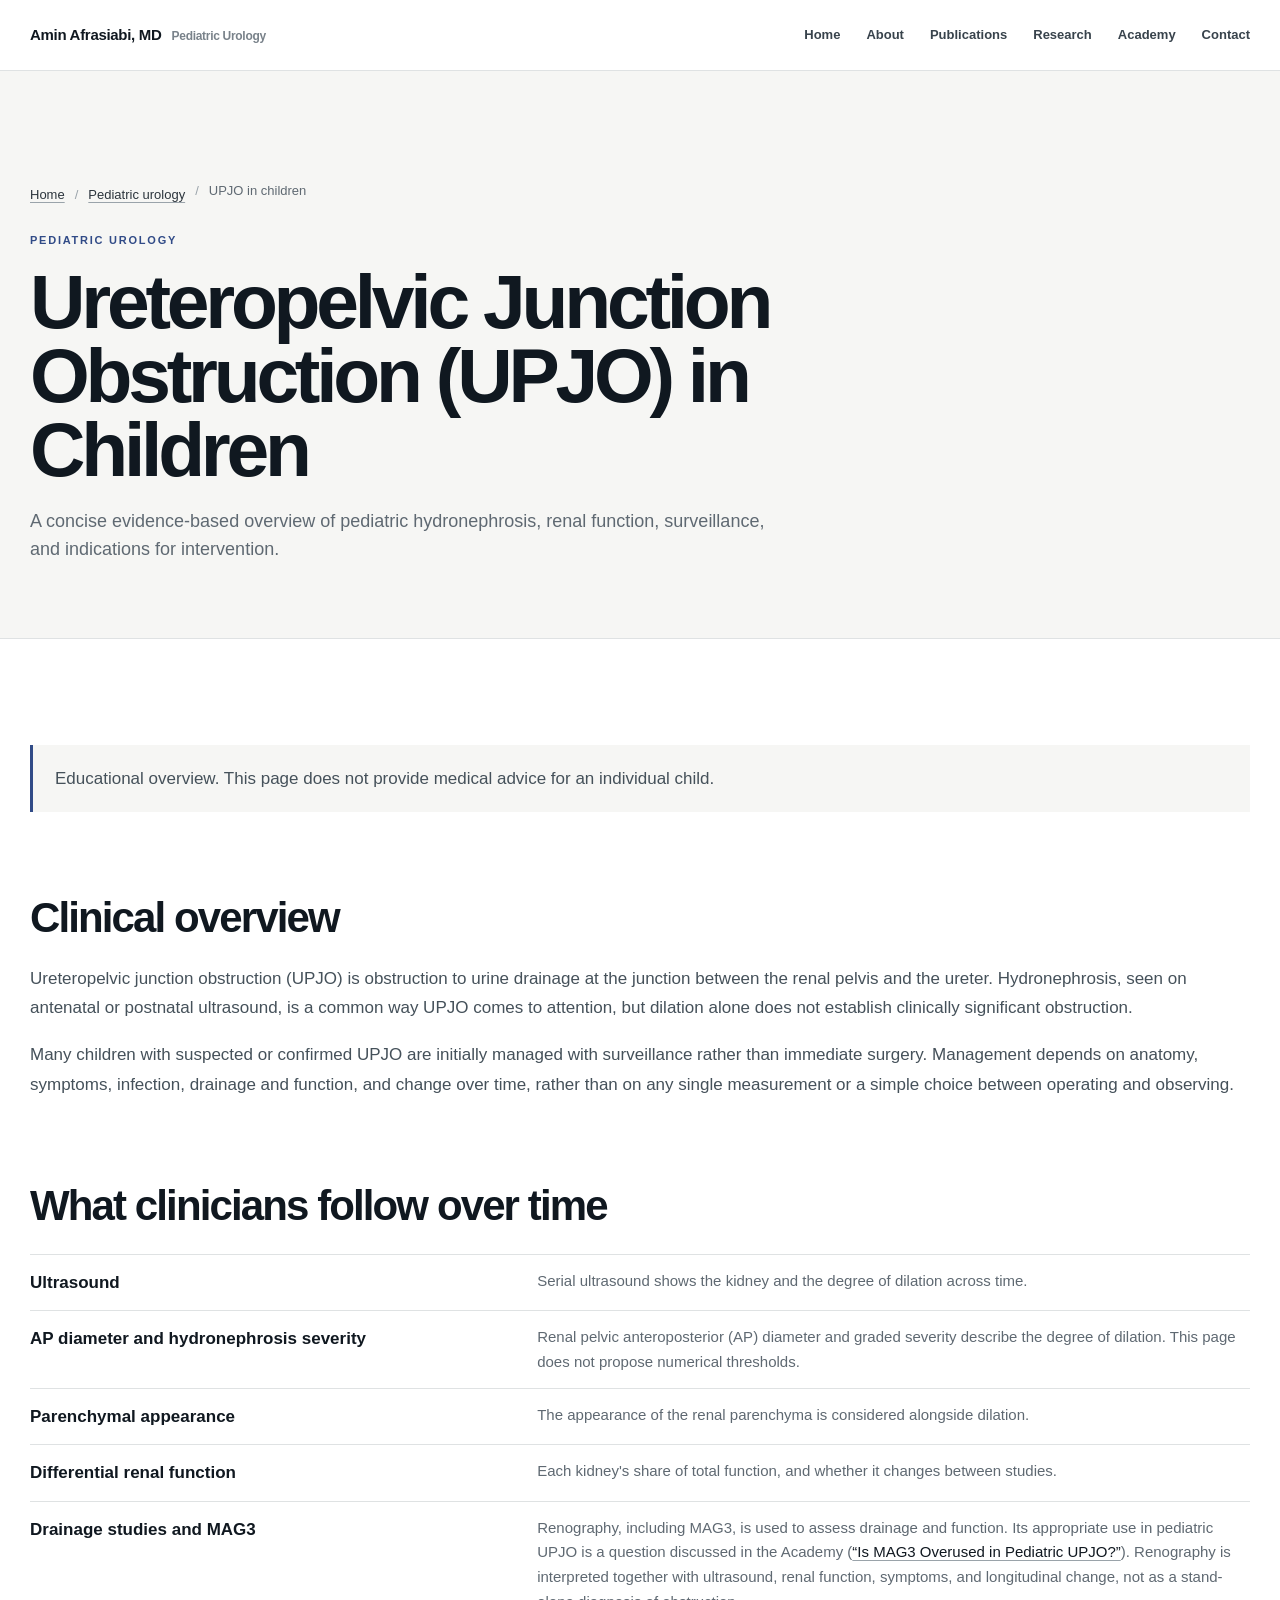
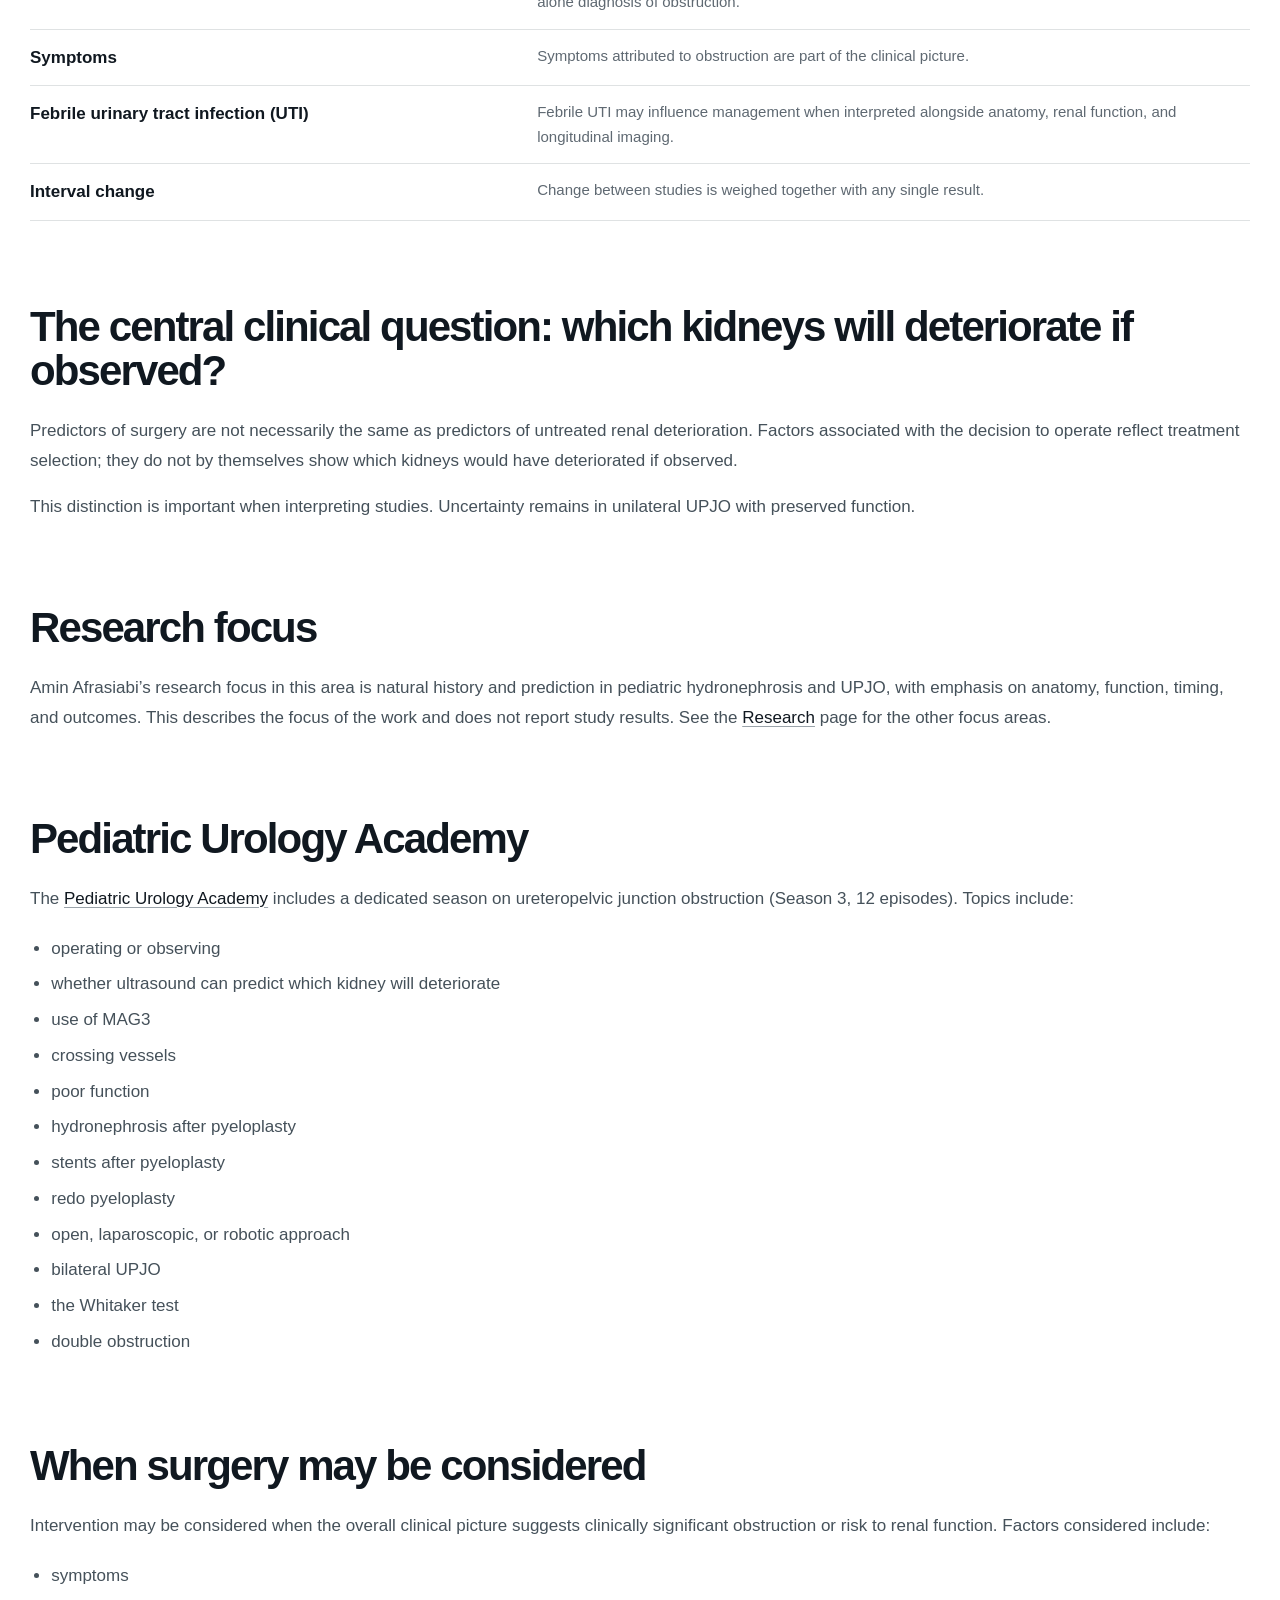
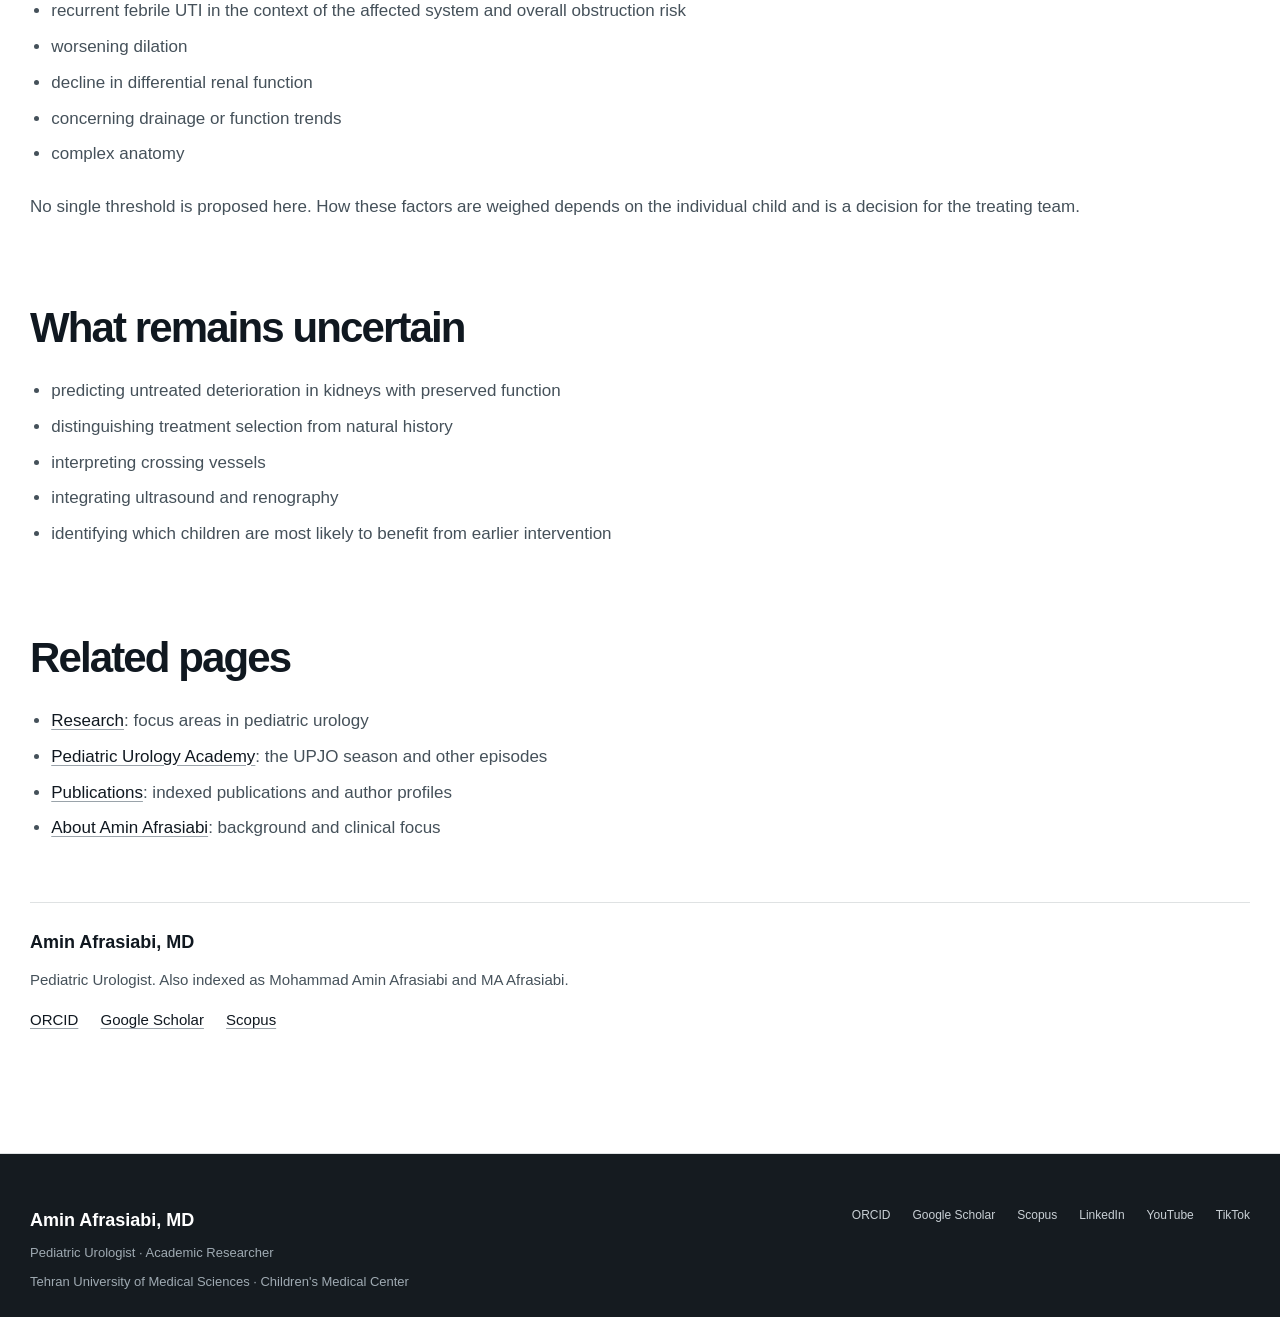
<file: pediatric-urology/upjo/index.html>
<!DOCTYPE html>

<html lang="en">
<head>
<meta charset="utf-8"/>
<meta content="width=device-width,initial-scale=1" name="viewport"/>
<title>Pediatric UPJO and Hydronephrosis | Amin Afrasiabi, MD</title>
<meta content="Pediatric ureteropelvic junction obstruction (UPJO) and hydronephrosis: surveillance, renal function, uncertainty, and research by Amin Afrasiabi, MD." name="description"/>
<meta content="Amin Afrasiabi, MD" name="author"/>
<meta content="index,follow,max-image-preview:large" name="robots"/>
<link href="https://aminafrasiabi.com/pediatric-urology/upjo/" rel="canonical"/>
<link href="/favicon.svg" rel="icon" type="image/svg+xml"/>
<link href="/assets/apple-touch-icon.png" rel="apple-touch-icon"/>
<link href="/site.webmanifest" rel="manifest"/>
<meta content="#102335" name="theme-color"/>
<meta content="article" property="og:type"/>
<meta content="Pediatric UPJO and Hydronephrosis | Amin Afrasiabi, MD" property="og:title"/>
<meta content="Pediatric ureteropelvic junction obstruction (UPJO) and hydronephrosis: surveillance, renal function, uncertainty, and research by Amin Afrasiabi, MD." property="og:description"/>
<meta content="https://aminafrasiabi.com/pediatric-urology/upjo/" property="og:url"/>
<meta content="Amin Afrasiabi, MD" property="og:site_name"/>
<meta content="https://aminafrasiabi.com/assets/amin-afrasiabi-portrait.jpg" property="og:image"/>
<meta content="summary_large_image" name="twitter:card"/>
<meta content="Pediatric UPJO and Hydronephrosis | Amin Afrasiabi, MD" name="twitter:title"/>
<meta content="Pediatric ureteropelvic junction obstruction (UPJO) and hydronephrosis: surveillance, renal function, uncertainty, and research by Amin Afrasiabi, MD." name="twitter:description"/>
<meta content="https://aminafrasiabi.com/assets/amin-afrasiabi-portrait.jpg" name="twitter:image"/>
<link href="/assets/styles.css" rel="stylesheet"/>
<script type="application/ld+json">{"@context":"https://schema.org","@graph":[{"@type":"WebPage","@id":"https://aminafrasiabi.com/pediatric-urology/upjo/#page","url":"https://aminafrasiabi.com/pediatric-urology/upjo/","name":"Pediatric UPJO and Hydronephrosis | Amin Afrasiabi, MD","description":"Pediatric ureteropelvic junction obstruction (UPJO) and hydronephrosis: surveillance, renal function, uncertainty, and research by Amin Afrasiabi, MD.","inLanguage":"en","about":{"@type":"Thing","name":"Ureteropelvic junction obstruction in children"},"author":{"@id":"https://aminafrasiabi.com/#person"},"isPartOf":{"@id":"https://aminafrasiabi.com/#website"},"breadcrumb":{"@id":"https://aminafrasiabi.com/pediatric-urology/upjo/#breadcrumb"}},{"@type":"BreadcrumbList","@id":"https://aminafrasiabi.com/pediatric-urology/upjo/#breadcrumb","itemListElement":[{"@type":"ListItem","position":1,"name":"Home","item":"https://aminafrasiabi.com/"},{"@type":"ListItem","position":2,"name":"Pediatric urology","item":"https://aminafrasiabi.com/pediatric-urology/"},{"@type":"ListItem","position":3,"name":"UPJO in children","item":"https://aminafrasiabi.com/pediatric-urology/upjo/"}]},{"@type":"Person","@id":"https://aminafrasiabi.com/#person","name":"Amin Afrasiabi","alternateName":["Mohammad Amin Afrasiabi","MA Afrasiabi"],"url":"https://aminafrasiabi.com/"}]}</script></head>
<body>
<a class="skip-link" href="#main">Skip to content</a>
<header class="site-header"><div class="container nav">
<a class="brand" href="/"><span>Amin Afrasiabi, MD</span><small>Pediatric Urology</small></a>
<button aria-expanded="false" aria-label="Open navigation" class="nav-toggle" type="button"><span></span><span></span></button>
<nav aria-label="Primary" class="nav-links">
<a href="/">Home</a>
<a href="/about/">About</a>
<a href="/publications/">Publications</a>
<a href="/research/">Research</a>
<a href="/academy/">Academy</a>
<a href="/contact/">Contact</a>
</nav>
</div></header>
<main id="main">
<section class="page-hero"><div class="container">
<nav aria-label="Breadcrumb" class="breadcrumb"><ol>
<li><a href="/">Home</a></li>
<li><a href="/pediatric-urology/">Pediatric urology</a></li>
<li aria-current="page">UPJO in children</li>
</ol></nav>
<div class="kicker">Pediatric urology</div>
<h1>Ureteropelvic Junction Obstruction (UPJO) in Children</h1>
<p>A concise evidence-based overview of pediatric hydronephrosis, renal function, surveillance, and indications for intervention.</p>
</div></section>
<section class="section"><div class="container prose">
<div class="notice">Educational overview. This page does not provide medical advice for an individual child.</div>

<h2 id="overview">Clinical overview</h2>
<p>Ureteropelvic junction obstruction (UPJO) is obstruction to urine drainage at the junction between the renal pelvis and the ureter. Hydronephrosis, seen on antenatal or postnatal ultrasound, is a common way UPJO comes to attention, but dilation alone does not establish clinically significant obstruction.</p>
<p>Many children with suspected or confirmed UPJO are initially managed with surveillance rather than immediate surgery. Management depends on anatomy, symptoms, infection, drainage and function, and change over time, rather than on any single measurement or a simple choice between operating and observing.</p>

<h2 id="follow-up">What clinicians follow over time</h2>
<dl class="topic-dl">
<div><dt>Ultrasound</dt><dd>Serial ultrasound shows the kidney and the degree of dilation across time.</dd></div>
<div><dt>AP diameter and hydronephrosis severity</dt><dd>Renal pelvic anteroposterior (AP) diameter and graded severity describe the degree of dilation. This page does not propose numerical thresholds.</dd></div>
<div><dt>Parenchymal appearance</dt><dd>The appearance of the renal parenchyma is considered alongside dilation.</dd></div>
<div><dt>Differential renal function</dt><dd>Each kidney's share of total function, and whether it changes between studies.</dd></div>
<div><dt>Drainage studies and MAG3</dt><dd>Renography, including MAG3, is used to assess drainage and function. Its appropriate use in pediatric UPJO is a question discussed in the Academy (<a class="text-link" href="/academy/#episodes">&ldquo;Is MAG3 Overused in Pediatric UPJO?&rdquo;</a>). Renography is interpreted together with ultrasound, renal function, symptoms, and longitudinal change, not as a stand-alone diagnosis of obstruction.</dd></div>
<div><dt>Symptoms</dt><dd>Symptoms attributed to obstruction are part of the clinical picture.</dd></div>
<div><dt>Febrile urinary tract infection (UTI)</dt><dd>Febrile UTI may influence management when interpreted alongside anatomy, renal function, and longitudinal imaging.</dd></div>
<div><dt>Interval change</dt><dd>Change between studies is weighed together with any single result.</dd></div>
</dl>

<h2 id="central-question">The central clinical question: which kidneys will deteriorate if observed?</h2>
<p>Predictors of surgery are not necessarily the same as predictors of untreated renal deterioration. Factors associated with the decision to operate reflect treatment selection; they do not by themselves show which kidneys would have deteriorated if observed.</p>
<p>This distinction is important when interpreting studies. Uncertainty remains in unilateral UPJO with preserved function.</p>

<h2 id="research">Research focus</h2>
<p>Amin Afrasiabi&rsquo;s research focus in this area is natural history and prediction in pediatric hydronephrosis and UPJO, with emphasis on anatomy, function, timing, and outcomes. This describes the focus of the work and does not report study results. See the <a class="text-link" href="/research/">Research</a> page for the other focus areas.</p>

<h2 id="academy">Pediatric Urology Academy</h2>
<p>The <a class="text-link" href="/academy/#episodes">Pediatric Urology Academy</a> includes a dedicated season on ureteropelvic junction obstruction (Season 3, 12 episodes). Topics include:</p>
<ul class="topic-list">
<li>operating or observing</li>
<li>whether ultrasound can predict which kidney will deteriorate</li>
<li>use of MAG3</li>
<li>crossing vessels</li>
<li>poor function</li>
<li>hydronephrosis after pyeloplasty</li>
<li>stents after pyeloplasty</li>
<li>redo pyeloplasty</li>
<li>open, laparoscopic, or robotic approach</li>
<li>bilateral UPJO</li>
<li>the Whitaker test</li>
<li>double obstruction</li>
</ul>

<h2 id="surgery">When surgery may be considered</h2>
<p>Intervention may be considered when the overall clinical picture suggests clinically significant obstruction or risk to renal function. Factors considered include:</p>
<ul class="topic-list">
<li>symptoms</li>
<li>recurrent febrile UTI in the context of the affected system and overall obstruction risk</li>
<li>worsening dilation</li>
<li>decline in differential renal function</li>
<li>concerning drainage or function trends</li>
<li>complex anatomy</li>
</ul>
<p>No single threshold is proposed here. How these factors are weighed depends on the individual child and is a decision for the treating team.</p>

<h2 id="uncertainty">What remains uncertain</h2>
<ul class="topic-list">
<li>predicting untreated deterioration in kidneys with preserved function</li>
<li>distinguishing treatment selection from natural history</li>
<li>interpreting crossing vessels</li>
<li>integrating ultrasound and renography</li>
<li>identifying which children are most likely to benefit from earlier intervention</li>
</ul>

<h2 id="related">Related pages</h2>
<ul class="topic-list">
<li><a class="text-link" href="/research/">Research</a>: focus areas in pediatric urology</li>
<li><a class="text-link" href="/academy/#episodes">Pediatric Urology Academy</a>: the UPJO season and other episodes</li>
<li><a class="text-link" href="/publications/">Publications</a>: indexed publications and author profiles</li>
<li><a class="text-link" href="/about/">About Amin Afrasiabi</a>: background and clinical focus</li>
</ul>

<aside class="topic-author" aria-label="About the author">
<p class="topic-author-name">Amin Afrasiabi, MD</p>
<p>Pediatric Urologist. Also indexed as Mohammad Amin Afrasiabi and MA Afrasiabi.</p>
<p class="topic-author-links"><a class="text-link" href="https://orcid.org/0000-0002-0196-5432" rel="me noopener" target="_blank">ORCID</a> <a class="text-link" href="https://scholar.google.com/citations?user=6bQ-_7kAAAAJ" rel="me noopener" target="_blank">Google Scholar</a> <a class="text-link" href="https://www.scopus.com/authid/detail.uri?authorId=26026772600" rel="me noopener" target="_blank">Scopus</a></p>
</aside>
</div></section>
</main>
<footer class="footer">
<div class="container footer-grid">
<div>
<div class="footer-title">Amin Afrasiabi, MD</div>
<p>Pediatric Urologist · Academic Researcher</p>
<p>Tehran University of Medical Sciences · Children's Medical Center</p>
</div>
<div class="footer-links">
<a href="https://orcid.org/0000-0002-0196-5432" rel="me noopener" target="_blank">ORCID</a>
<a href="https://scholar.google.com/citations?user=6bQ-_7kAAAAJ" rel="me noopener" target="_blank">Google Scholar</a>
<a href="https://www.scopus.com/authid/detail.uri?authorId=26026772600" rel="me noopener" target="_blank">Scopus</a>
<a href="https://www.linkedin.com/in/aminafrasiabi/" rel="me noopener" target="_blank">LinkedIn</a>
<a href="https://www.youtube.com/@PediatricUrologyAcademy" rel="me noopener" target="_blank">YouTube</a>
<a href="https://www.tiktok.com/@draminafrasiabi" rel="me noopener" target="_blank">TikTok</a>
</div>
</div>
</footer>
<script defer="" src="/assets/script.js"></script>
</body>
</html>
</file>
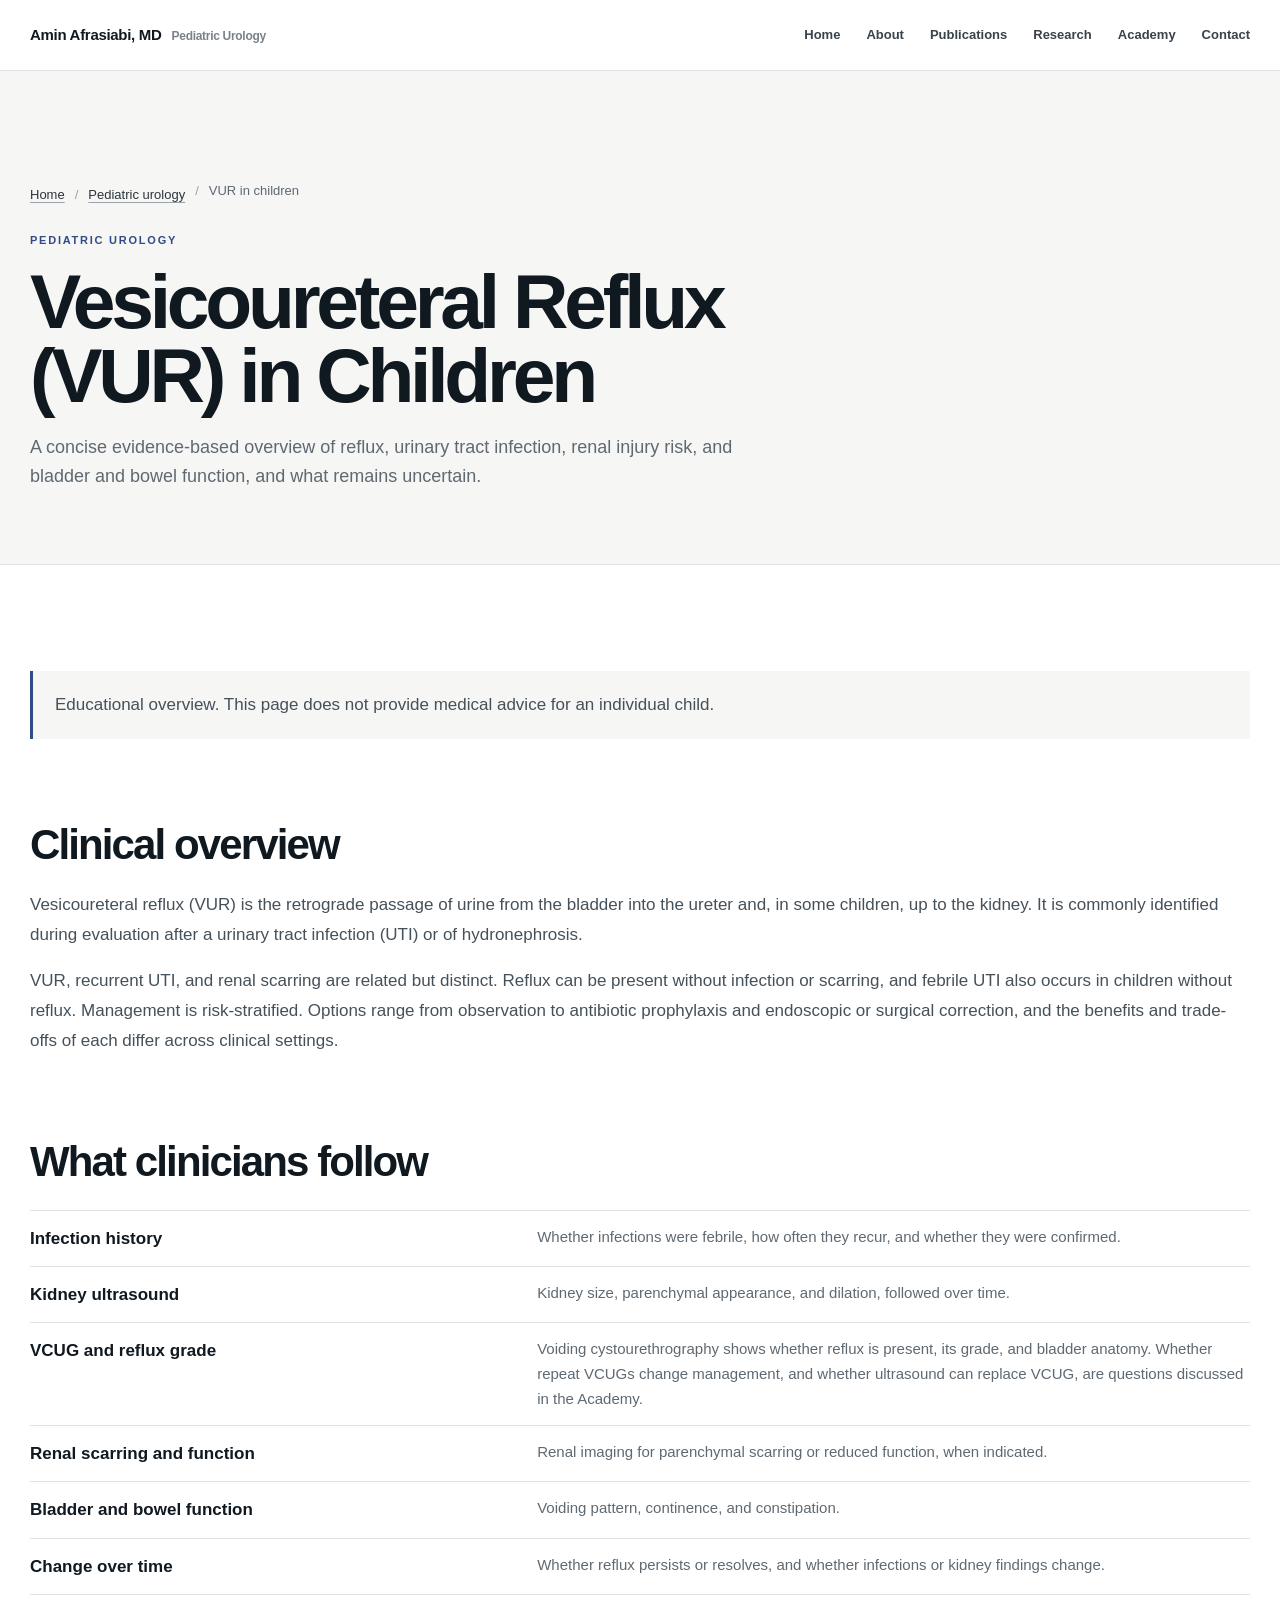
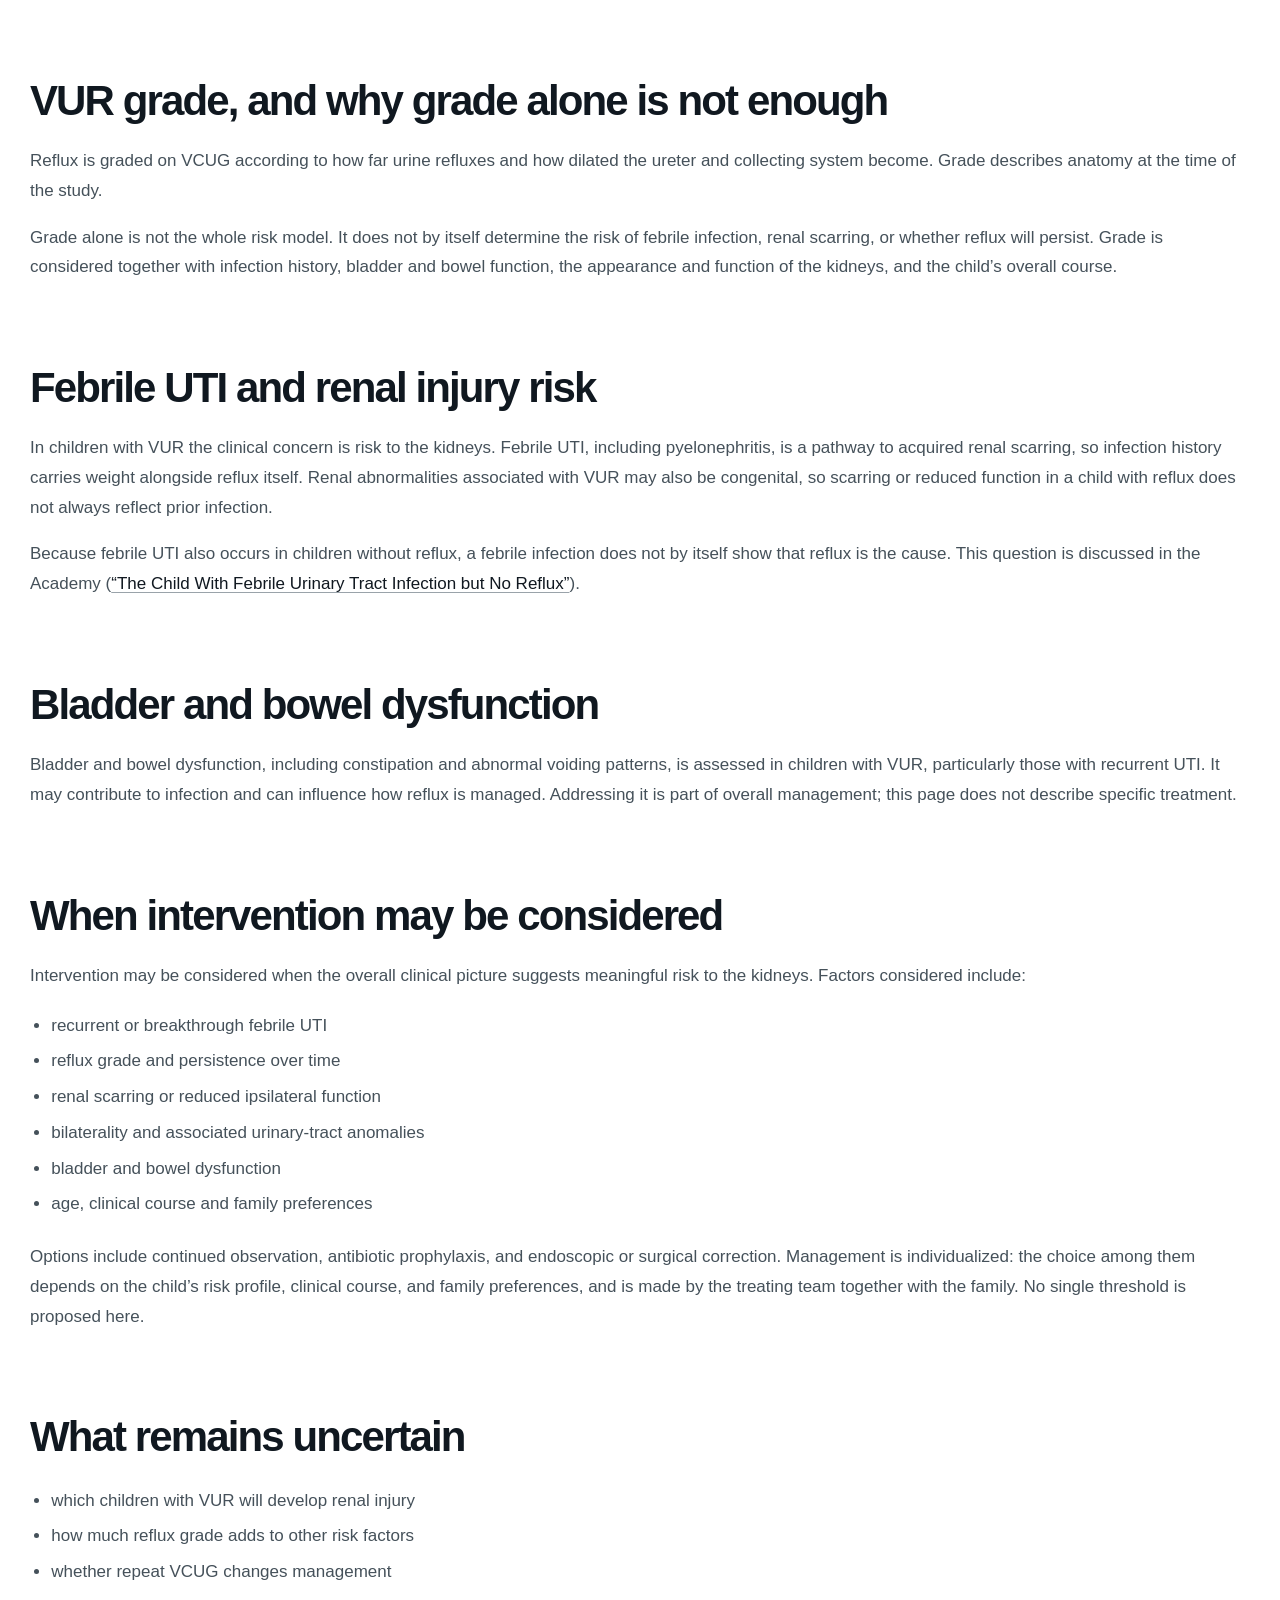
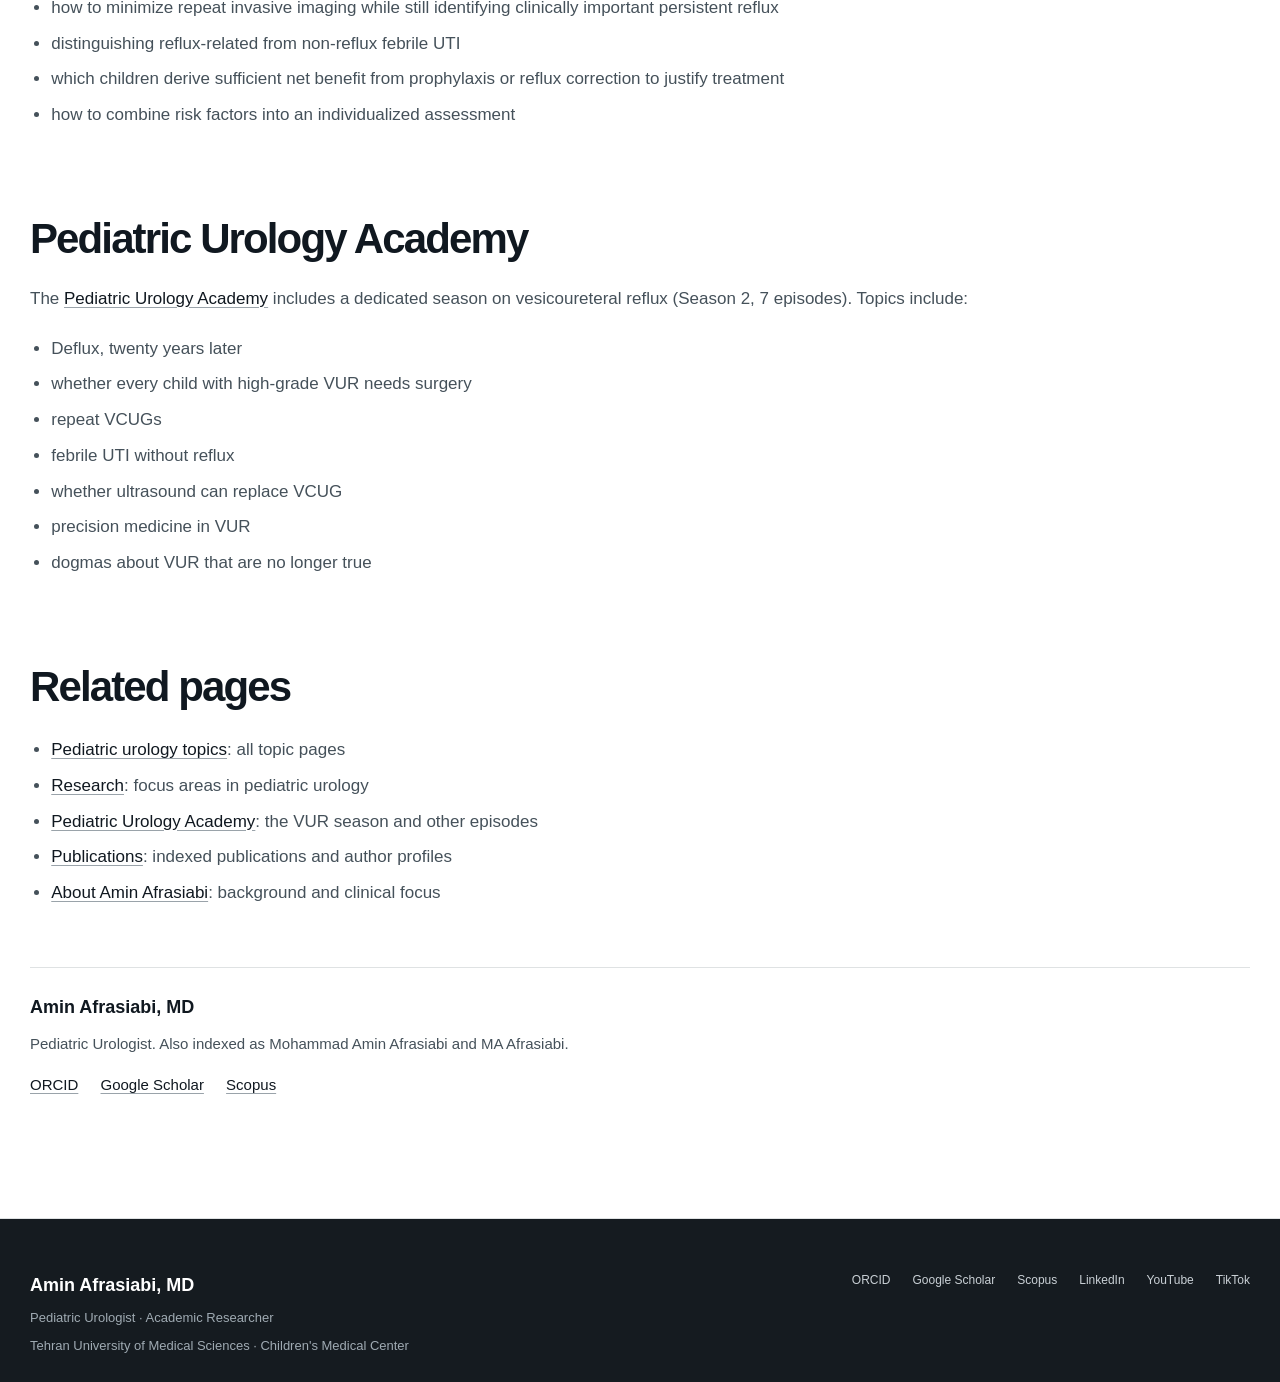
<file: pediatric-urology/vur/index.html>
<!DOCTYPE html>

<html lang="en">
<head>
<meta charset="utf-8"/>
<meta content="width=device-width,initial-scale=1" name="viewport"/>
<title>Pediatric Vesicoureteral Reflux (VUR) | Amin Afrasiabi, MD</title>
<meta content="Pediatric vesicoureteral reflux (VUR): grade, febrile UTI, renal injury risk, bladder and bowel dysfunction, and uncertainty, by Amin Afrasiabi, MD." name="description"/>
<meta content="Amin Afrasiabi, MD" name="author"/>
<meta content="index,follow,max-image-preview:large" name="robots"/>
<link href="https://aminafrasiabi.com/pediatric-urology/vur/" rel="canonical"/>
<link href="/favicon.svg" rel="icon" type="image/svg+xml"/>
<link href="/assets/apple-touch-icon.png" rel="apple-touch-icon"/>
<link href="/site.webmanifest" rel="manifest"/>
<meta content="#102335" name="theme-color"/>
<meta content="article" property="og:type"/>
<meta content="Pediatric Vesicoureteral Reflux (VUR) | Amin Afrasiabi, MD" property="og:title"/>
<meta content="Pediatric vesicoureteral reflux (VUR): grade, febrile UTI, renal injury risk, bladder and bowel dysfunction, and uncertainty, by Amin Afrasiabi, MD." property="og:description"/>
<meta content="https://aminafrasiabi.com/pediatric-urology/vur/" property="og:url"/>
<meta content="Amin Afrasiabi, MD" property="og:site_name"/>
<meta content="https://aminafrasiabi.com/assets/amin-afrasiabi-portrait.jpg" property="og:image"/>
<meta content="summary_large_image" name="twitter:card"/>
<meta content="Pediatric Vesicoureteral Reflux (VUR) | Amin Afrasiabi, MD" name="twitter:title"/>
<meta content="Pediatric vesicoureteral reflux (VUR): grade, febrile UTI, renal injury risk, bladder and bowel dysfunction, and uncertainty, by Amin Afrasiabi, MD." name="twitter:description"/>
<meta content="https://aminafrasiabi.com/assets/amin-afrasiabi-portrait.jpg" name="twitter:image"/>
<link href="/assets/styles.css" rel="stylesheet"/>
<script type="application/ld+json">{"@context":"https://schema.org","@graph":[{"@type":"WebPage","@id":"https://aminafrasiabi.com/pediatric-urology/vur/#page","url":"https://aminafrasiabi.com/pediatric-urology/vur/","name":"Pediatric Vesicoureteral Reflux (VUR) | Amin Afrasiabi, MD","description":"Pediatric vesicoureteral reflux (VUR): grade, febrile UTI, renal injury risk, bladder and bowel dysfunction, and uncertainty, by Amin Afrasiabi, MD.","inLanguage":"en","about":{"@type":"Thing","name":"Vesicoureteral reflux in children"},"author":{"@id":"https://aminafrasiabi.com/#person"},"isPartOf":{"@id":"https://aminafrasiabi.com/#website"},"breadcrumb":{"@id":"https://aminafrasiabi.com/pediatric-urology/vur/#breadcrumb"}},{"@type":"BreadcrumbList","@id":"https://aminafrasiabi.com/pediatric-urology/vur/#breadcrumb","itemListElement":[{"@type":"ListItem","position":1,"name":"Home","item":"https://aminafrasiabi.com/"},{"@type":"ListItem","position":2,"name":"Pediatric urology","item":"https://aminafrasiabi.com/pediatric-urology/"},{"@type":"ListItem","position":3,"name":"VUR in children","item":"https://aminafrasiabi.com/pediatric-urology/vur/"}]},{"@type":"Person","@id":"https://aminafrasiabi.com/#person","name":"Amin Afrasiabi","alternateName":["Mohammad Amin Afrasiabi","MA Afrasiabi"],"url":"https://aminafrasiabi.com/"}]}</script></head>
<body>
<a class="skip-link" href="#main">Skip to content</a>
<header class="site-header"><div class="container nav">
<a class="brand" href="/"><span>Amin Afrasiabi, MD</span><small>Pediatric Urology</small></a>
<button aria-expanded="false" aria-label="Open navigation" class="nav-toggle" type="button"><span></span><span></span></button>
<nav aria-label="Primary" class="nav-links">
<a href="/">Home</a>
<a href="/about/">About</a>
<a href="/publications/">Publications</a>
<a href="/research/">Research</a>
<a href="/academy/">Academy</a>
<a href="/contact/">Contact</a>
</nav>
</div></header>
<main id="main">
<section class="page-hero"><div class="container">
<nav aria-label="Breadcrumb" class="breadcrumb"><ol>
<li><a href="/">Home</a></li>
<li><a href="/pediatric-urology/">Pediatric urology</a></li>
<li aria-current="page">VUR in children</li>
</ol></nav>
<div class="kicker">Pediatric urology</div>
<h1>Vesicoureteral Reflux (VUR) in Children</h1>
<p>A concise evidence-based overview of reflux, urinary tract infection, renal injury risk, and bladder and bowel function, and what remains uncertain.</p>
</div></section>
<section class="section"><div class="container prose">
<div class="notice">Educational overview. This page does not provide medical advice for an individual child.</div>

<h2 id="overview">Clinical overview</h2>
<p>Vesicoureteral reflux (VUR) is the retrograde passage of urine from the bladder into the ureter and, in some children, up to the kidney. It is commonly identified during evaluation after a urinary tract infection (UTI) or of hydronephrosis.</p>
<p>VUR, recurrent UTI, and renal scarring are related but distinct. Reflux can be present without infection or scarring, and febrile UTI also occurs in children without reflux. Management is risk-stratified. Options range from observation to antibiotic prophylaxis and endoscopic or surgical correction, and the benefits and trade-offs of each differ across clinical settings.</p>

<h2 id="follow-up">What clinicians follow</h2>
<dl class="topic-dl">
<div><dt>Infection history</dt><dd>Whether infections were febrile, how often they recur, and whether they were confirmed.</dd></div>
<div><dt>Kidney ultrasound</dt><dd>Kidney size, parenchymal appearance, and dilation, followed over time.</dd></div>
<div><dt>VCUG and reflux grade</dt><dd>Voiding cystourethrography shows whether reflux is present, its grade, and bladder anatomy. Whether repeat VCUGs change management, and whether ultrasound can replace VCUG, are questions discussed in the Academy.</dd></div>
<div><dt>Renal scarring and function</dt><dd>Renal imaging for parenchymal scarring or reduced function, when indicated.</dd></div>
<div><dt>Bladder and bowel function</dt><dd>Voiding pattern, continence, and constipation.</dd></div>
<div><dt>Change over time</dt><dd>Whether reflux persists or resolves, and whether infections or kidney findings change.</dd></div>
</dl>

<h2 id="grade">VUR grade, and why grade alone is not enough</h2>
<p>Reflux is graded on VCUG according to how far urine refluxes and how dilated the ureter and collecting system become. Grade describes anatomy at the time of the study.</p>
<p>Grade alone is not the whole risk model. It does not by itself determine the risk of febrile infection, renal scarring, or whether reflux will persist. Grade is considered together with infection history, bladder and bowel function, the appearance and function of the kidneys, and the child&rsquo;s overall course.</p>

<h2 id="febrile-uti">Febrile UTI and renal injury risk</h2>
<p>In children with VUR the clinical concern is risk to the kidneys. Febrile UTI, including pyelonephritis, is a pathway to acquired renal scarring, so infection history carries weight alongside reflux itself. Renal abnormalities associated with VUR may also be congenital, so scarring or reduced function in a child with reflux does not always reflect prior infection.</p>
<p>Because febrile UTI also occurs in children without reflux, a febrile infection does not by itself show that reflux is the cause. This question is discussed in the Academy (<a class="text-link" href="/academy/#episodes">&ldquo;The Child With Febrile Urinary Tract Infection but No Reflux&rdquo;</a>).</p>

<h2 id="bladder-bowel">Bladder and bowel dysfunction</h2>
<p>Bladder and bowel dysfunction, including constipation and abnormal voiding patterns, is assessed in children with VUR, particularly those with recurrent UTI. It may contribute to infection and can influence how reflux is managed. Addressing it is part of overall management; this page does not describe specific treatment.</p>

<h2 id="intervention">When intervention may be considered</h2>
<p>Intervention may be considered when the overall clinical picture suggests meaningful risk to the kidneys. Factors considered include:</p>
<ul class="topic-list">
<li>recurrent or breakthrough febrile UTI</li>
<li>reflux grade and persistence over time</li>
<li>renal scarring or reduced ipsilateral function</li>
<li>bilaterality and associated urinary-tract anomalies</li>
<li>bladder and bowel dysfunction</li>
<li>age, clinical course and family preferences</li>
</ul>
<p>Options include continued observation, antibiotic prophylaxis, and endoscopic or surgical correction. Management is individualized: the choice among them depends on the child&rsquo;s risk profile, clinical course, and family preferences, and is made by the treating team together with the family. No single threshold is proposed here.</p>

<h2 id="uncertainty">What remains uncertain</h2>
<ul class="topic-list">
<li>which children with VUR will develop renal injury</li>
<li>how much reflux grade adds to other risk factors</li>
<li>whether repeat VCUG changes management</li>
<li>how to minimize repeat invasive imaging while still identifying clinically important persistent reflux</li>
<li>distinguishing reflux-related from non-reflux febrile UTI</li>
<li>which children derive sufficient net benefit from prophylaxis or reflux correction to justify treatment</li>
<li>how to combine risk factors into an individualized assessment</li>
</ul>

<h2 id="academy">Pediatric Urology Academy</h2>
<p>The <a class="text-link" href="/academy/#episodes">Pediatric Urology Academy</a> includes a dedicated season on vesicoureteral reflux (Season 2, 7 episodes). Topics include:</p>
<ul class="topic-list">
<li>Deflux, twenty years later</li>
<li>whether every child with high-grade VUR needs surgery</li>
<li>repeat VCUGs</li>
<li>febrile UTI without reflux</li>
<li>whether ultrasound can replace VCUG</li>
<li>precision medicine in VUR</li>
<li>dogmas about VUR that are no longer true</li>
</ul>

<h2 id="related">Related pages</h2>
<ul class="topic-list">
<li><a class="text-link" href="/pediatric-urology/">Pediatric urology topics</a>: all topic pages</li>
<li><a class="text-link" href="/research/">Research</a>: focus areas in pediatric urology</li>
<li><a class="text-link" href="/academy/#episodes">Pediatric Urology Academy</a>: the VUR season and other episodes</li>
<li><a class="text-link" href="/publications/">Publications</a>: indexed publications and author profiles</li>
<li><a class="text-link" href="/about/">About Amin Afrasiabi</a>: background and clinical focus</li>
</ul>

<aside class="topic-author" aria-label="About the author">
<p class="topic-author-name">Amin Afrasiabi, MD</p>
<p>Pediatric Urologist. Also indexed as Mohammad Amin Afrasiabi and MA Afrasiabi.</p>
<p class="topic-author-links"><a class="text-link" href="https://orcid.org/0000-0002-0196-5432" rel="me noopener" target="_blank">ORCID</a> <a class="text-link" href="https://scholar.google.com/citations?user=6bQ-_7kAAAAJ" rel="me noopener" target="_blank">Google Scholar</a> <a class="text-link" href="https://www.scopus.com/authid/detail.uri?authorId=26026772600" rel="me noopener" target="_blank">Scopus</a></p>
</aside>
</div></section>
</main>

<footer class="footer">
<div class="container footer-grid">
<div>
<div class="footer-title">Amin Afrasiabi, MD</div>
<p>Pediatric Urologist · Academic Researcher</p>
<p>Tehran University of Medical Sciences · Children's Medical Center</p>
</div>
<div class="footer-links">
<a href="https://orcid.org/0000-0002-0196-5432" rel="me noopener" target="_blank">ORCID</a>
<a href="https://scholar.google.com/citations?user=6bQ-_7kAAAAJ" rel="me noopener" target="_blank">Google Scholar</a>
<a href="https://www.scopus.com/authid/detail.uri?authorId=26026772600" rel="me noopener" target="_blank">Scopus</a>
<a href="https://www.linkedin.com/in/aminafrasiabi/" rel="me noopener" target="_blank">LinkedIn</a>
<a href="https://www.youtube.com/@PediatricUrologyAcademy" rel="me noopener" target="_blank">YouTube</a>
<a href="https://www.tiktok.com/@draminafrasiabi" rel="me noopener" target="_blank">TikTok</a>
</div>
</div>
</footer>
<script defer="" src="/assets/script.js"></script>
</body>
</html>
</file>
<file: assets/styles.css>
:root{
  --ink:#0d151c;--ink-2:#26313a;--muted:#66717b;--paper:#fff;--soft:#f4f5f6;--soft-2:#eef1f3;
  --line:#d9dde1;--blue:#3046d8;--blue-dark:#2437b5;--night:#11171d;--night-2:#1a232b;
  --max:1240px;--sans:-apple-system,BlinkMacSystemFont,"Helvetica Neue",Arial,sans-serif;
}
*{box-sizing:border-box}html{scroll-behavior:smooth}body{margin:0;background:var(--paper);color:var(--ink);font-family:var(--sans);line-height:1.5;-webkit-font-smoothing:antialiased;text-rendering:optimizeLegibility}img{display:block;max-width:100%}a{color:inherit;text-decoration:none}.container{width:calc(100% - 48px);max-width:var(--max);margin-inline:auto}.skip-link{position:fixed;left:16px;top:12px;z-index:1000;padding:10px 14px;background:#fff;color:#000;border:1px solid #000;transform:translateY(-180%);transition:transform .16s}.skip-link:focus{transform:translateY(0)}
.site-header{position:sticky;top:0;z-index:100;background:rgba(255,255,255,.94);backdrop-filter:blur(16px);border-bottom:1px solid var(--line)}.nav{height:72px;display:flex;align-items:center;justify-content:space-between;gap:28px}.brand{display:flex;white-space:nowrap;align-items:baseline;gap:12px;font-size:15px;font-weight:760;letter-spacing:-.02em}.brand small{font-size:12px;font-weight:650;color:var(--muted)}.nav-links{display:flex;align-items:center;gap:28px;font-size:13px;font-weight:650}.nav-links a{position:relative;color:#38434c}.nav-links a:after{content:"";position:absolute;left:0;right:100%;bottom:-8px;height:1px;background:var(--blue);transition:right .2s}.nav-links a:hover:after,.nav-links a[aria-current="page"]:after{right:0}.nav-links a[aria-current="page"]{color:var(--ink)}.nav-toggle{display:none;width:42px;height:42px;border:0;background:none;padding:10px;position:relative}.nav-toggle span{display:block;width:20px;height:1px;background:var(--ink);margin:6px auto;transition:.2s}
.eyebrow{margin:0;color:var(--blue);font-size:11px;line-height:1.2;text-transform:uppercase;letter-spacing:.16em;font-weight:780}.eyebrow-light{color:#9dabff}.button{display:inline-flex;white-space:nowrap;align-items:center;justify-content:center;min-height:44px;padding:0 17px;font-size:13px;font-weight:730;letter-spacing:-.01em}.button-solid{background:var(--ink);color:#fff}.button-solid:hover{background:var(--blue)}.button-text{padding-inline:2px;margin-left:7px;border-bottom:1px solid #7d858c}.button-text:hover{border-color:var(--blue);color:var(--blue)}.inline-link{display:inline-flex;gap:8px;margin-top:28px;padding-bottom:4px;border-bottom:1px solid currentColor;font-size:13px;font-weight:720}.inline-link.light{color:#e8ecef}.section{padding:112px 0;border-bottom:1px solid var(--line)}
.hero{border-bottom:1px solid var(--line);background:linear-gradient(90deg,#fff 0 59%,#edf2f4 59% 100%)}.hero-shell{height:clamp(700px,calc(100svh - 72px),820px);min-height:700px;display:grid;grid-template-columns:56% 44%;align-items:stretch}.hero-copy{padding:88px clamp(42px,5vw,86px) 78px 0;display:flex;flex-direction:column;justify-content:center}.hero h1{white-space:nowrap;margin:18px 0 11px;font-size:clamp(54px,5.4vw,82px);line-height:.94;letter-spacing:-.058em;font-weight:700;max-width:800px}.hero-role{margin:0 0 24px;font-size:18px;font-weight:650;letter-spacing:-.025em}.hero-role span{color:var(--blue);margin:0 4px}.hero-deck{max-width:665px;margin:0;color:#4d5861;font-size:17px;line-height:1.66}.credentials{display:grid;grid-template-columns:1fr 1fr;margin-top:38px;border-top:1px solid var(--line);border-bottom:1px solid var(--line);max-width:720px}.credentials>div{padding:18px 26px 20px 0}.credentials>div+div{padding-left:26px;border-left:1px solid var(--line)}.credentials span{display:block;margin-bottom:10px;color:#7b858d;font-size:10px;text-transform:uppercase;letter-spacing:.15em;font-weight:730}.credentials strong{display:block;font-size:14px;line-height:1.45;font-weight:680}.hero-actions{display:flex;align-items:center;gap:18px;margin-top:28px}.hero-portrait{position:relative;margin:0;min-height:620px;overflow:hidden;background:#e8edef}.hero-portrait img{width:100%;height:100%;object-fit:cover;object-position:49% 43%}.hero-portrait figcaption{position:absolute;left:0;right:0;bottom:0;display:grid;grid-template-columns:repeat(3,1fr);background:rgba(13,21,28,.86);color:#fff;backdrop-filter:blur(9px)}.hero-portrait figcaption span{padding:13px 10px;text-align:center;font-size:9px;letter-spacing:.12em;text-transform:uppercase;border-right:1px solid rgba(255,255,255,.14)}
.editorial-grid{display:grid;grid-template-columns:minmax(270px,.65fr) minmax(0,1.35fr);gap:92px}.section-lead{padding-top:4px}.section-lead h2,.work-grid h2,.academy-body h2,.identity-grid h2{margin:16px 0 22px;font-size:clamp(38px,4vw,60px);line-height:1.01;letter-spacing:-.05em;font-weight:680}.section-lead>p:last-child,.work-grid header>p,.academy-body>p,.identity-copy>p{color:var(--muted);font-size:16px;line-height:1.68}.discipline-list{border-top:1px solid var(--line)}.discipline-list article{display:grid;grid-template-columns:minmax(210px,.92fr) minmax(0,1.08fr);gap:42px;padding:27px 0;border-bottom:1px solid var(--line)}.discipline-list h3{margin:0;font-size:16px;line-height:1.35;letter-spacing:-.02em}.discipline-list p{margin:0;color:var(--muted);font-size:14px;line-height:1.65}
.research{background:var(--night);color:#f7f8f9;border-color:#222d36}.research-shell{display:grid;grid-template-columns:minmax(0,1.1fr) minmax(420px,.9fr);gap:86px;align-items:end}.research-head h2{margin:17px 0 0;max-width:760px;font-size:clamp(40px,4.5vw,66px);line-height:1.03;letter-spacing:-.048em;font-weight:620}.research-head h2 span{color:#93a3ff}.research-themes{display:grid;grid-template-columns:1fr 1fr;border-top:1px solid #3a444d;border-left:1px solid #3a444d}.research-themes>div{min-height:190px;padding:28px 26px;border-right:1px solid #3a444d;border-bottom:1px solid #3a444d}.research-themes strong{display:block;font-size:15px;line-height:1.35}.research-themes p{margin:14px 0 0;color:#aeb7be;font-size:13px;line-height:1.6}
.academic-work{background:#fbfbfa}.work-grid{display:grid;grid-template-columns:minmax(0,.85fr) minmax(440px,1.15fr);gap:100px;align-items:start}.work-grid header>p{max-width:570px}.work-grid .button{margin-top:14px}.registry{border-top:1px solid var(--ink)}.registry a{display:grid;grid-template-columns:150px 1fr 24px;gap:26px;align-items:center;padding:25px 0;border-bottom:1px solid var(--line);transition:padding .18s,color .18s}.registry a:hover{padding-left:10px;color:var(--blue)}.registry span{color:var(--muted);font-size:11px;text-transform:uppercase;letter-spacing:.12em}.registry b{font-size:16px;font-weight:650}.registry i{font-style:normal;font-size:18px;text-align:right}
.academy{background:var(--soft-2)}.academy-grid{display:grid;grid-template-columns:minmax(320px,.8fr) minmax(0,1.2fr);gap:110px;align-items:center}.academy-wordmark{font-size:clamp(54px,6vw,92px);line-height:.88;letter-spacing:-.065em;font-weight:760}.academy-wordmark span{color:var(--blue);font-weight:520}.academy-body{border-left:1px solid #cfd5da;padding-left:52px}.academy-body h2{font-size:clamp(34px,3.5vw,52px)}.academy-body>p{max-width:680px}.academy-links{display:flex;gap:0;margin-top:34px;border-top:1px solid #cfd5da}.academy-links a{padding:14px 24px 0 0;margin-right:24px;font-size:13px;font-weight:710}.academy-links a+a{border-left:1px solid #cfd5da;padding-left:24px}
.identity{padding-block:82px}.identity-grid{display:grid;grid-template-columns:minmax(0,.85fr) minmax(0,1.15fr);gap:100px;align-items:start}.identity-grid h2{font-size:clamp(34px,3.3vw,50px);margin-bottom:0}.identity-copy{padding-top:25px;border-top:1px solid var(--line)}.identity-copy>p{margin-top:0}.identity-links{display:flex;gap:22px;flex-wrap:wrap;margin-top:28px}.identity-links a{font-size:13px;font-weight:720;border-bottom:1px solid #959da3;padding-bottom:3px}.identity-links a:hover{color:var(--blue);border-color:var(--blue)}
.footer{background:var(--night);color:#fff;padding:58px 0 26px}.footer-grid{display:grid;grid-template-columns:1fr auto;gap:50px;align-items:start}.footer-grid strong{font-size:18px}.footer-grid p{margin:8px 0 0;color:#9faab2;font-size:12px}.footer-nav{display:flex;gap:24px;flex-wrap:wrap;font-size:12px;color:#c9d0d5}.footer-nav a:hover{color:#fff}.footer-bottom{display:flex;justify-content:space-between;gap:20px;margin-top:36px;padding-top:20px;border-top:1px solid #2b353e;color:#77838d;font-size:10px;text-transform:uppercase;letter-spacing:.1em}
/* interior pages */.page-hero{padding:110px 0 74px;background:var(--soft);border-bottom:1px solid var(--line)}.page-hero h1{margin:16px 0 20px;max-width:900px;font-size:clamp(52px,6vw,84px);line-height:.96;letter-spacing:-.055em}.page-hero p{max-width:760px;margin:0;color:var(--muted);font-size:18px}.kicker{margin:0;color:var(--blue);font-size:11px;text-transform:uppercase;letter-spacing:.16em;font-weight:780}.prose{max-width:860px}.prose p,.prose li{font-size:17px;line-height:1.75;color:#45515a}.prose h2{font-size:42px;line-height:1.05;letter-spacing:-.045em;margin:2em 0 .55em}.prose h3{font-size:22px;letter-spacing:-.03em}.timeline{border-left:1px solid var(--line);margin:30px 0 0 6px;padding-left:30px}.timeline-item{position:relative;padding-bottom:28px}.timeline-item:before{content:"";position:absolute;left:-35px;top:9px;width:9px;height:9px;background:var(--blue);border-radius:50%}.publication-links{display:grid;grid-template-columns:1fr 1fr;border-top:1px solid var(--line);border-left:1px solid var(--line)}.publication-links a{min-height:150px;padding:26px;border-right:1px solid var(--line);border-bottom:1px solid var(--line)}.publication-links h3{margin-top:0}.publication-links p{font-size:15px}.notice{padding:20px 22px;border-left:3px solid var(--blue);background:var(--soft);color:#45515a}.contact-block{font-size:clamp(38px,4vw,58px);letter-spacing:-.045em}.small{font-size:13px;color:var(--muted)}
@media(max-width:1020px){.hero{background:#fff}.hero-shell{height:auto;min-height:680px;grid-template-columns:1fr .8fr}.hero-copy{padding-right:44px}.credentials{grid-template-columns:1fr}.credentials>div+div{padding-left:0;border-left:0;border-top:1px solid var(--line)}.hero-portrait{min-height:600px}.editorial-grid,.research-shell,.work-grid,.academy-grid,.identity-grid{grid-template-columns:1fr;gap:56px}.research-themes{max-width:800px}.academy-body{border-left:0;border-top:1px solid #cfd5da;padding:38px 0 0}.section{padding-block:88px}}
@media(max-width:760px){.container{width:calc(100% - 32px)}.nav{height:62px}.brand small{display:none}.nav-toggle{display:block}.nav-links{position:absolute;left:16px;right:16px;top:62px;display:none;flex-direction:column;align-items:stretch;gap:0;background:#fff;border:1px solid var(--line);box-shadow:0 16px 40px rgba(16,25,33,.08)}.nav-links.open{display:flex}.nav-links a{padding:14px 16px;border-bottom:1px solid var(--line)}.nav-links a:after{display:none}.nav-toggle[aria-expanded="true"] span:first-child{transform:translateY(3.5px) rotate(45deg)}.nav-toggle[aria-expanded="true"] span:last-child{transform:translateY(-3.5px) rotate(-45deg)}.hero{background:#fff}.hero-shell{width:100%;height:auto;display:flex;flex-direction:column;min-height:auto}.hero-portrait{order:1;height:300px;min-height:0}.hero-portrait img{object-position:48% 27%}.hero-portrait figcaption{display:none}.hero-copy{order:2;padding:32px 16px 44px}.hero h1{white-space:normal;font-size:clamp(42px,12vw,56px);margin-top:13px}.hero-role{font-size:16px;margin-bottom:15px}.hero-deck{font-size:15.5px;line-height:1.58}.credentials{margin-top:26px}.credentials>div{padding:14px 0}.credentials strong{font-size:13.5px}.hero-actions{margin-top:24px}.section{padding-block:72px}.section-lead h2,.work-grid h2,.academy-body h2,.identity-grid h2{font-size:38px}.editorial-grid{gap:40px}.discipline-list article{grid-template-columns:1fr;gap:8px;padding:20px 0}.discipline-list h3{font-size:16px}.discipline-list p{font-size:14px}.research-head h2{font-size:39px}.research-themes{grid-template-columns:1fr}.research-themes>div{min-height:0;padding:22px}.work-grid{gap:50px}.registry a{grid-template-columns:108px 1fr 18px;gap:12px;padding:20px 0}.registry b{font-size:14px}.academy-grid{gap:46px}.academy-wordmark{font-size:58px}.academy-body{padding-top:30px}.academy-links{flex-wrap:wrap}.academy-links a{padding-right:16px;margin-right:16px}.identity-grid{gap:34px}.identity-copy{padding-top:20px}.footer-grid{grid-template-columns:1fr;gap:30px}.footer-nav{gap:18px}.footer-bottom{flex-direction:column}.page-hero{padding:74px 0 48px}.page-hero h1{font-size:48px}.page-hero p{font-size:16px}.prose p,.prose li{font-size:16px}.publication-links{grid-template-columns:1fr}}
@media(max-width:420px){.hero-portrait{height:286px}.hero-copy{padding-top:28px}.hero h1{font-size:41px}.hero-deck{font-size:15px}.button{min-height:42px}.section-lead h2,.work-grid h2,.academy-body h2,.identity-grid h2{font-size:35px}.academy-wordmark{font-size:52px}.registry a{grid-template-columns:96px 1fr 16px}.registry span{font-size:9px}.research-head h2{font-size:36px}}
@media(prefers-reduced-motion:reduce){*{scroll-behavior:auto!important;transition:none!important}}
/* compatibility for existing interior-page markup */
.footer-title{font-size:18px;font-weight:760}.footer-links{display:flex;gap:22px;flex-wrap:wrap;font-size:12px;color:#c9d0d5}.footer-links a:hover{color:#fff}.focus-list{border-top:1px solid var(--line)}.focus-row{display:grid;grid-template-columns:42px minmax(210px,.8fr) minmax(0,1.2fr);gap:30px;padding:26px 0;border-bottom:1px solid var(--line);align-items:start}.focus-num{color:var(--blue);font-size:11px;font-weight:780;letter-spacing:.12em}.focus-title{font-size:17px;font-weight:680;letter-spacing:-.025em}.focus-copy{color:var(--muted);font-size:15px;line-height:1.65}
@media(max-width:760px){.focus-row{grid-template-columns:1fr;gap:8px}.focus-num{display:none}.footer-links{gap:16px}}

/* =========================================================
   V5 editorial refinement — quieter academic physician system
   ========================================================= */
:root{
  --ink:#101820;
  --ink-2:#2b343c;
  --muted:#5f6972;
  --paper:#ffffff;
  --soft:#f6f6f4;
  --soft-2:#f0f1ef;
  --line:#dfe2e3;
  --blue:#314b87;
  --blue-dark:#263a68;
  --night:#151b20;
  --night-2:#20282e;
  --max:1220px;
}
body{font-size:17px;line-height:1.6}
.container{max-width:var(--max)}
.site-header{background:rgba(255,255,255,.965);backdrop-filter:blur(10px)}
.nav{height:70px}
.brand{font-size:15px;gap:10px}
.brand small{font-size:12px;color:#79828a}
.nav-links{font-size:13px;gap:26px}
.nav-links a:after{background:var(--ink)}

.section-label{margin:0;color:#69727a;font-size:13px;line-height:1.3;font-weight:650;letter-spacing:.01em}
.section-label-light{color:#bfc6cb}
.context-line{margin:0 0 20px;color:#657079;font-size:14px;font-weight:620;letter-spacing:.01em}
.eyebrow{font-size:10px;letter-spacing:.12em;color:var(--blue)}

.button{min-height:43px;padding:0 16px;font-size:13px;border-radius:0}
.button-solid{background:var(--ink)}
.button-solid:hover{background:#25323d}
.button-text{border-bottom-color:#90979c}
.button-text:hover{color:var(--ink);border-color:var(--ink)}
.inline-link{font-size:14px;margin-top:28px}
.section{padding:106px 0}

/* Hero: text-led, portrait supports rather than dominates */
.hero{background:#fff;border-bottom:1px solid var(--line)}
.hero-shell{height:auto;min-height:640px;display:grid;grid-template-columns:minmax(0,1fr) minmax(330px,36%);gap:78px;align-items:center;padding-block:52px}
.hero-copy{padding:38px 0 34px;justify-content:center;max-width:760px}
.hero h1{white-space:nowrap;margin:0 0 14px;font-size:clamp(58px,5vw,76px);line-height:.98;letter-spacing:-.055em;font-weight:690}
.hero-role{margin:0 0 23px;font-size:19px;font-weight:610;letter-spacing:-.02em;color:#26313a}
.hero-role span{color:#8a9298;margin:0 5px}
.hero-deck{max-width:700px;margin:0;color:#4c565f;font-size:18px;line-height:1.68}
.hero-affiliations{display:flex;flex-wrap:wrap;gap:8px 24px;margin-top:31px;padding-top:24px;border-top:1px solid var(--line);max-width:700px;color:#3b454d}
.hero-affiliations span{font-size:15px;font-weight:600}
.hero-affiliations span+span:before{content:"·";color:#a6adb2;margin-right:24px}
.hero-actions{margin-top:29px;gap:16px}
.hero-portrait{justify-self:end;width:100%;max-width:420px;height:570px;min-height:0;background:#edf1f2;overflow:hidden}
.hero-portrait img{width:100%;height:100%;object-fit:cover;object-position:49% 35%}
.hero-portrait figcaption{display:none}

/* Clinical */
.editorial-grid{grid-template-columns:minmax(300px,.72fr) minmax(0,1.28fr);gap:96px;align-items:start}
.section-lead{position:sticky;top:116px;padding-top:0}
.section-lead h2,.work-grid h2,.academy-titleblock h2,.identity-grid h2{margin:16px 0 22px;font-size:clamp(40px,3.75vw,56px);line-height:1.04;letter-spacing:-.047em;font-weight:650}
.section-lead>p:last-child,.work-grid header>p,.academy-body>p,.identity-copy>p{font-size:17px;line-height:1.72;color:var(--muted)}
.discipline-list article{grid-template-columns:minmax(235px,.82fr) minmax(0,1.18fr);gap:48px;padding:30px 0}
.discipline-list h3{font-size:18px;line-height:1.35;font-weight:650}
.discipline-list p{font-size:16px;line-height:1.7;color:#5a646d}

/* Research: editorial band, no dashboard-box feel */
.research{background:var(--night);color:#f7f8f8}
.research-shell{grid-template-columns:minmax(0,1.05fr) minmax(400px,.95fr);gap:100px;align-items:start}
.research-head h2{margin:15px 0 20px;max-width:720px;font-size:clamp(42px,4vw,60px);line-height:1.05;letter-spacing:-.047em;font-weight:610}
.research-intro{max-width:590px;margin:0;color:#b5bec4;font-size:17px;line-height:1.7}
.research-themes{display:block;border:0;border-top:1px solid #465059}
.research-themes>div{display:grid;grid-template-columns:190px 1fr;gap:30px;min-height:0;padding:24px 0;border:0;border-bottom:1px solid #39434b}
.research-themes strong{font-size:16px;line-height:1.4;font-weight:640}
.research-themes p{margin:0;color:#aeb7bd;font-size:15px;line-height:1.65}

/* Academic work: asymmetric identity registry */
.academic-work{background:#fbfbfa}
.work-grid{grid-template-columns:minmax(0,.9fr) minmax(460px,1.1fr);gap:110px;align-items:start}
.work-lead h2{max-width:570px}
.work-lead>p{max-width:600px}
.author-variants{display:flex;flex-wrap:wrap;gap:8px 18px;margin-top:30px;padding-top:22px;border-top:1px solid var(--line);max-width:600px;color:#69727a}
.author-variants span{font-size:14px}
.registry{border-top:1px solid #9aa1a6}
.registry a{grid-template-columns:135px 1fr 24px;gap:28px;padding:28px 0}
.registry a:hover{padding-left:0;color:var(--ink)}
.registry span{color:#737c84;font-size:13px;text-transform:none;letter-spacing:0;font-weight:600}
.registry b{font-size:17px;font-weight:600}
.registry i{color:#7d858b}

/* Academy: quieter, smaller, educational rather than influencer */
.academy{background:var(--soft-2)}
.academy-grid{grid-template-columns:minmax(330px,.85fr) minmax(0,1.15fr);gap:105px;align-items:start}
.academy-titleblock h2{font-size:clamp(44px,4.4vw,64px);margin-top:14px;max-width:520px}
.academy-kicker{margin:0;color:#515c65;font-family:"Iowan Old Style","Baskerville","Times New Roman",serif;font-size:21px;line-height:1.45;font-style:italic}
.academy-body{border-left:1px solid #d0d4d5;padding:7px 0 0 52px}
.academy-body>p{max-width:650px;margin-top:0}
.academy-links{margin-top:30px;border-top:1px solid #d0d4d5}
.academy-links a{font-size:14px;padding-top:16px}

/* Academic identity: intentionally quiet */
.identity{padding-block:76px}
.identity-grid{grid-template-columns:minmax(280px,.7fr) minmax(0,1.3fr);gap:100px}
.identity-grid h2{font-size:clamp(34px,3vw,46px);margin-top:14px}
.identity-copy{padding-top:22px}
.identity-copy>p{font-size:16px}
.identity-links{gap:26px;margin-top:26px}
.identity-links a{font-size:14px;font-weight:640}

.footer{padding:52px 0 25px}
.footer-grid p{font-size:13px}.footer-nav{font-size:13px}.footer-bottom{font-size:10px}

@media(max-width:1020px){
  .hero-shell{grid-template-columns:minmax(0,1fr) 37%;gap:50px;min-height:600px;padding-block:42px}
  .hero h1{font-size:clamp(50px,6.5vw,66px)}
  .hero-portrait{height:520px;max-width:390px}
  .editorial-grid,.research-shell,.work-grid,.academy-grid,.identity-grid{grid-template-columns:1fr;gap:54px}
  .section-lead{position:static;max-width:720px}
  .research-themes{max-width:none}
  .academy-body{border-left:0;border-top:1px solid #d0d4d5;padding:34px 0 0}
  .section{padding-block:88px}
}

@media(max-width:760px){
  .container{width:calc(100% - 36px)}
  .nav{height:62px}
  .brand span{font-size:14px}.brand small{display:none}
  .nav-toggle{display:block;width:40px;height:40px}
  .nav-links{left:18px;right:18px;top:62px;border:1px solid var(--line);box-shadow:0 12px 30px rgba(16,24,32,.08)}
  .nav-links a{font-size:15px;padding:15px 16px}

  .hero-shell{width:100%;display:flex;flex-direction:column;gap:0;padding:0;min-height:0}
  .hero-portrait{order:1;width:100%;max-width:none;height:244px;min-height:0;justify-self:auto}
  .hero-portrait img{object-position:49% 26%}
  .hero-copy{order:2;padding:28px 18px 46px;max-width:none}
  .context-line{display:none}
  .hero h1{white-space:normal;font-size:clamp(41px,11.5vw,50px);line-height:.98;margin:0 0 10px}
  .hero-role{font-size:16.5px;margin-bottom:16px}
  .hero-deck{font-size:16.5px;line-height:1.62}
  .hero-affiliations{display:grid;gap:7px;margin-top:24px;padding-top:19px}
  .hero-affiliations span{font-size:14px}
  .hero-affiliations span+span:before{display:none}
  .hero-actions{margin-top:23px}
  .button{font-size:13.5px;min-height:44px}

  .section{padding-block:72px}
  .section-label{font-size:12px}
  .section-lead h2,.work-grid h2,.academy-titleblock h2,.identity-grid h2{font-size:clamp(34px,9.5vw,40px);line-height:1.05}
  .section-lead>p:last-child,.work-grid header>p,.academy-body>p,.identity-copy>p{font-size:16px}
  .editorial-grid{gap:38px}
  .discipline-list article{grid-template-columns:1fr;gap:8px;padding:22px 0}
  .discipline-list h3{font-size:17px}
  .discipline-list p{font-size:15.5px}

  .research-head h2{font-size:38px}
  .research-intro{font-size:16px}
  .research-themes>div{grid-template-columns:1fr;gap:8px;padding:21px 0}
  .research-themes strong{font-size:16px}.research-themes p{font-size:15px}

  .work-grid{gap:46px}
  .author-variants{gap:5px 14px;margin-top:24px}
  .registry a{grid-template-columns:105px 1fr 18px;gap:14px;padding:21px 0}
  .registry span{font-size:12px}.registry b{font-size:15px}

  .academy-grid{gap:38px}
  .academy-titleblock h2{font-size:42px}
  .academy-kicker{font-size:19px}
  .academy-body{padding-top:28px}
  .academy-links{display:flex;flex-wrap:wrap}
  .academy-links a{padding-right:16px;margin-right:16px}

  .identity-grid{gap:32px}
  .identity-copy{padding-top:18px}
  .footer-grid{grid-template-columns:1fr;gap:28px}
  .footer-nav{gap:17px}.footer-bottom{flex-direction:column}
}

@media(max-width:420px){
  .hero-portrait{height:226px}
  .hero-copy{padding-top:25px}
  .hero h1{font-size:40px}
  .hero-role{font-size:16px}
  .hero-deck{font-size:16px}
  .academy-titleblock h2{font-size:38px}
  .registry a{grid-template-columns:94px 1fr 16px}
  .registry span{font-size:11.5px}
}

/* V5.1 mobile portrait scale refinement */
@media(max-width:760px){
  .hero-portrait{width:72%;max-width:290px;height:220px;margin:22px 18px 0 auto;background:#eef1f2}
  .hero-portrait img{object-position:49% 25%}
  .hero-copy{padding-top:24px}
}
@media(max-width:420px){
  .hero-portrait{width:74%;max-width:280px;height:212px;margin-top:18px}
}


/* V5.4 final portrait correction — dedicated mobile crop, no facial truncation */
.hero-portrait picture{display:block;width:100%;height:100%}
.hero-portrait picture img{display:block;width:100%;height:100%;object-fit:cover}
@media(min-width:761px){
  .hero-shell{grid-template-columns:minmax(0,1fr) minmax(260px,28%);gap:72px}
  .hero-portrait{max-width:310px;height:430px}
  .hero-portrait picture img{object-position:49% 35%}
}
@media(max-width:760px){
  .hero-shell{align-items:stretch}
  .hero-portrait{order:1;width:min(58vw,220px);max-width:220px;height:auto;aspect-ratio:4/5;margin:22px auto 0;background:#eef1f2}
  .hero-portrait picture{height:100%}
  .hero-portrait picture img{object-position:center center}
  .hero-copy{order:2;padding:26px 18px 46px}
}
@media(max-width:420px){
  .hero-portrait{width:min(58vw,205px);max-width:205px;height:auto;aspect-ratio:4/5;margin-top:18px}
  .hero-copy{padding-top:24px}
}


/* =========================================================
   V5.5 priority refinement
   CURRENT master-note priorities:
   Academy immediately after hero, Academy CTA, Apple Podcasts,
   tighter mobile rhythm, consolidated academic-identity copy.
   ========================================================= */

/* Academy becomes an early editorial gateway, not a loud promo band. */
.academy-featured{
  padding-block:86px;
  background:#f2f3f1;
}
.academy-featured .academy-grid{
  gap:84px;
}
.academy-featured .academy-titleblock h2{
  font-size:clamp(42px,4vw,58px);
  max-width:500px;
}
.academy-featured .academy-body{
  padding-top:3px;
}
.academy-internal-link{
  margin-top:22px;
  margin-bottom:4px;
}
.academy-featured .academy-links{
  margin-top:24px;
}

/* Academic identity is now a quiet disambiguation note rather than
   a second academic-profile registry. */
.identity{
  padding-block:62px;
}
.identity-grid{
  align-items:center;
}
.identity-copy{
  padding-top:18px;
}

/* Mobile: reduce vertical drag without compressing reading comfort. */
@media(max-width:760px){
  .hero-copy{
    padding-bottom:36px;
  }
  .section{
    padding-block:62px;
  }
  .academy-featured{
    padding-block:58px;
  }
  .academy-grid{
    gap:30px;
  }
  .academy-body{
    padding-top:24px;
  }
  .academy-featured .academy-titleblock h2{
    font-size:clamp(34px,9vw,39px);
  }
  .academy-internal-link{
    margin-top:18px;
  }

  /* Four education channels resolve as a calm 2 x 2 text grid. */
  .academy-links{
    display:grid;
    grid-template-columns:1fr 1fr;
    gap:0;
  }
  .academy-links a,
  .academy-links a+a{
    margin:0;
    padding:13px 0;
    border-left:0;
    border-bottom:1px solid #d0d4d5;
  }
  .academy-links a:nth-child(even){
    padding-left:16px;
    border-left:1px solid #d0d4d5;
  }
  .academy-links a:nth-last-child(-n+2){
    border-bottom:0;
  }

  .identity{
    padding-block:52px;
  }
  .identity-grid{
    gap:22px;
  }
  .identity-copy{
    padding-top:16px;
  }

  .page-hero{
    padding:62px 0 40px;
  }
}

@media(max-width:420px){
  .hero-copy{
    padding-bottom:32px;
  }
  .section{
    padding-block:56px;
  }
  .academy-featured{
    padding-block:52px;
  }
  .identity{
    padding-block:46px;
  }
}

/* Academy page: sticky sub-nav for jumping between sections */
.academy-subnav{
  position:sticky;
  top:70px;
  z-index:90;
  background:rgba(255,255,255,.96);
  backdrop-filter:blur(10px);
  border-bottom:1px solid var(--line);
  overflow-x:auto;
  -webkit-overflow-scrolling:touch;
}
.academy-subnav .container{
  display:flex;
  gap:28px;
  padding-block:14px;
  white-space:nowrap;
}
.academy-subnav a{
  flex:0 0 auto;
  font-size:13px;
  font-weight:650;
  color:#5a646d;
}
.academy-subnav a:hover{
  color:var(--ink);
}
#channels,#watch,#listen,#episodes,#linkedin,#instagram{
  scroll-margin-top:130px;
}
.episode-list{
  border-top:1px solid var(--line);
  margin:22px 0 44px;
}
.episode-list a{
  display:flex;
  gap:16px;
  align-items:baseline;
  padding:13px 0;
  border-bottom:1px solid var(--line);
  font-size:15px;
  color:var(--ink-2);
}
.episode-list a:hover{
  color:var(--blue);
}
.episode-list a span{
  flex:0 0 auto;
  color:#8a939b;
  font-size:12px;
  font-weight:650;
  text-transform:uppercase;
  letter-spacing:.06em;
  min-width:44px;
}
@media(max-width:760px){
  .academy-subnav{top:62px}
  .academy-subnav .container{gap:20px}
}

/* Publications page: citation list, name variants, link styles */
.text-link{color:var(--ink);text-decoration:underline;text-decoration-color:#9aa3aa;text-underline-offset:3px}
.text-link:hover{color:var(--blue);text-decoration-color:var(--blue)}
.name-variants{margin:26px 0;border-top:1px solid var(--line)}
.name-variants div{display:grid;grid-template-columns:minmax(220px,.8fr) minmax(0,1.2fr);gap:8px 32px;padding:14px 0;border-bottom:1px solid var(--line)}
.name-variants dt{margin:0;font-size:17px;font-weight:650;color:var(--ink)}
.name-variants dd{margin:0;font-size:15px;color:var(--muted)}
.pub-list{list-style:none;margin:28px 0 0;padding:0;border-top:1px solid var(--line)}
.pub-item{display:grid;grid-template-columns:72px minmax(0,1fr);gap:0 28px;padding:26px 0;border-bottom:1px solid var(--line)}
.pub-year{font-size:15px;font-weight:650;color:var(--blue);font-variant-numeric:tabular-nums;padding-top:3px}
.pub-item h3{margin:0 0 10px;font-size:19px;line-height:1.35;letter-spacing:-.015em;font-weight:620;color:var(--ink)}
.pub-item p{margin:0}
.pub-item .pub-authors{font-size:15px;line-height:1.55;color:var(--ink-2)}
.pub-item .pub-authors strong{font-weight:700;color:var(--ink)}
.pub-item .pub-source{margin-top:4px;font-size:15px;line-height:1.55;color:var(--muted)}
.pub-item .pub-links{display:flex;flex-wrap:wrap;gap:0 22px;margin-top:8px;font-size:14px;line-height:1}
.pub-links a{display:inline-flex;align-items:center;min-height:36px;font-weight:650;color:var(--ink);border-bottom:1px solid transparent}
.pub-links a:hover{color:var(--blue)}
.publication-links a:focus-visible,.pub-links a:focus-visible,.text-link:focus-visible{outline:2px solid var(--blue);outline-offset:3px}
@media(max-width:760px){
  .name-variants div{grid-template-columns:1fr}
  .pub-item{grid-template-columns:1fr;padding:22px 0}
  .pub-year{padding:0 0 6px;font-size:13px}
  .pub-item h3{font-size:18px}
  .pub-links a{min-height:44px}
}

/* Research page: focus areas with related links */
.prose-wide{max-width:var(--max)}
.prose-wide>h2:first-child{margin-top:0}
.research-lede{max-width:760px;margin:0 0 30px}
.prose-wide .focus-title{margin:0;font-size:18px;line-height:1.35;letter-spacing:-.02em}
.prose-wide .focus-copy p{margin:0;font-size:15px;line-height:1.65;color:var(--muted)}
.prose-wide .focus-copy p+p{margin-top:10px}
.prose-wide .focus-copy .focus-related{font-size:14px}
.prose-wide>h2,.prose-wide>p{max-width:860px}
.prose-wide .focus-related a{display:inline-block;padding:4px 0}

/* Topic pages (pediatric-urology/*): breadcrumb, term list, topic lists, author block */
.breadcrumb{margin:0 0 22px;font-size:13px}
.breadcrumb ol{display:flex;flex-wrap:wrap;gap:4px 10px;margin:0;padding:0;list-style:none;color:var(--muted)}
.breadcrumb li+li:before{content:"/";margin-right:10px;color:#9aa3aa}
.breadcrumb a{display:inline-block;padding:4px 0;color:var(--ink-2);text-decoration:underline;text-decoration-color:#9aa3aa;text-underline-offset:3px}
.breadcrumb a:hover{color:var(--blue)}
.breadcrumb a:focus-visible{outline:2px solid var(--blue);outline-offset:3px}
.topic-dl{margin:26px 0;border-top:1px solid var(--line)}
.topic-dl div{display:grid;grid-template-columns:minmax(220px,.8fr) minmax(0,1.2fr);gap:8px 32px;padding:14px 0;border-bottom:1px solid var(--line)}
.topic-dl dt{margin:0;font-size:17px;font-weight:650;color:var(--ink)}
.topic-dl dd{margin:0;font-size:15px;line-height:1.65;color:var(--muted)}
.topic-list{margin:14px 0 20px;padding-left:1.25em}
.topic-list li{margin:0;padding:3px 0}
.topic-author{margin-top:56px;padding-top:24px;border-top:1px solid var(--line)}
.topic-author p{margin:0 0 8px;font-size:15px}
.topic-author .topic-author-name{font-size:18px;font-weight:680;color:var(--ink)}
.topic-author-links a{display:inline-block;margin:0 18px 0 0;padding:6px 0}
@media(max-width:760px){.topic-dl div{grid-template-columns:1fr}}
</file>
